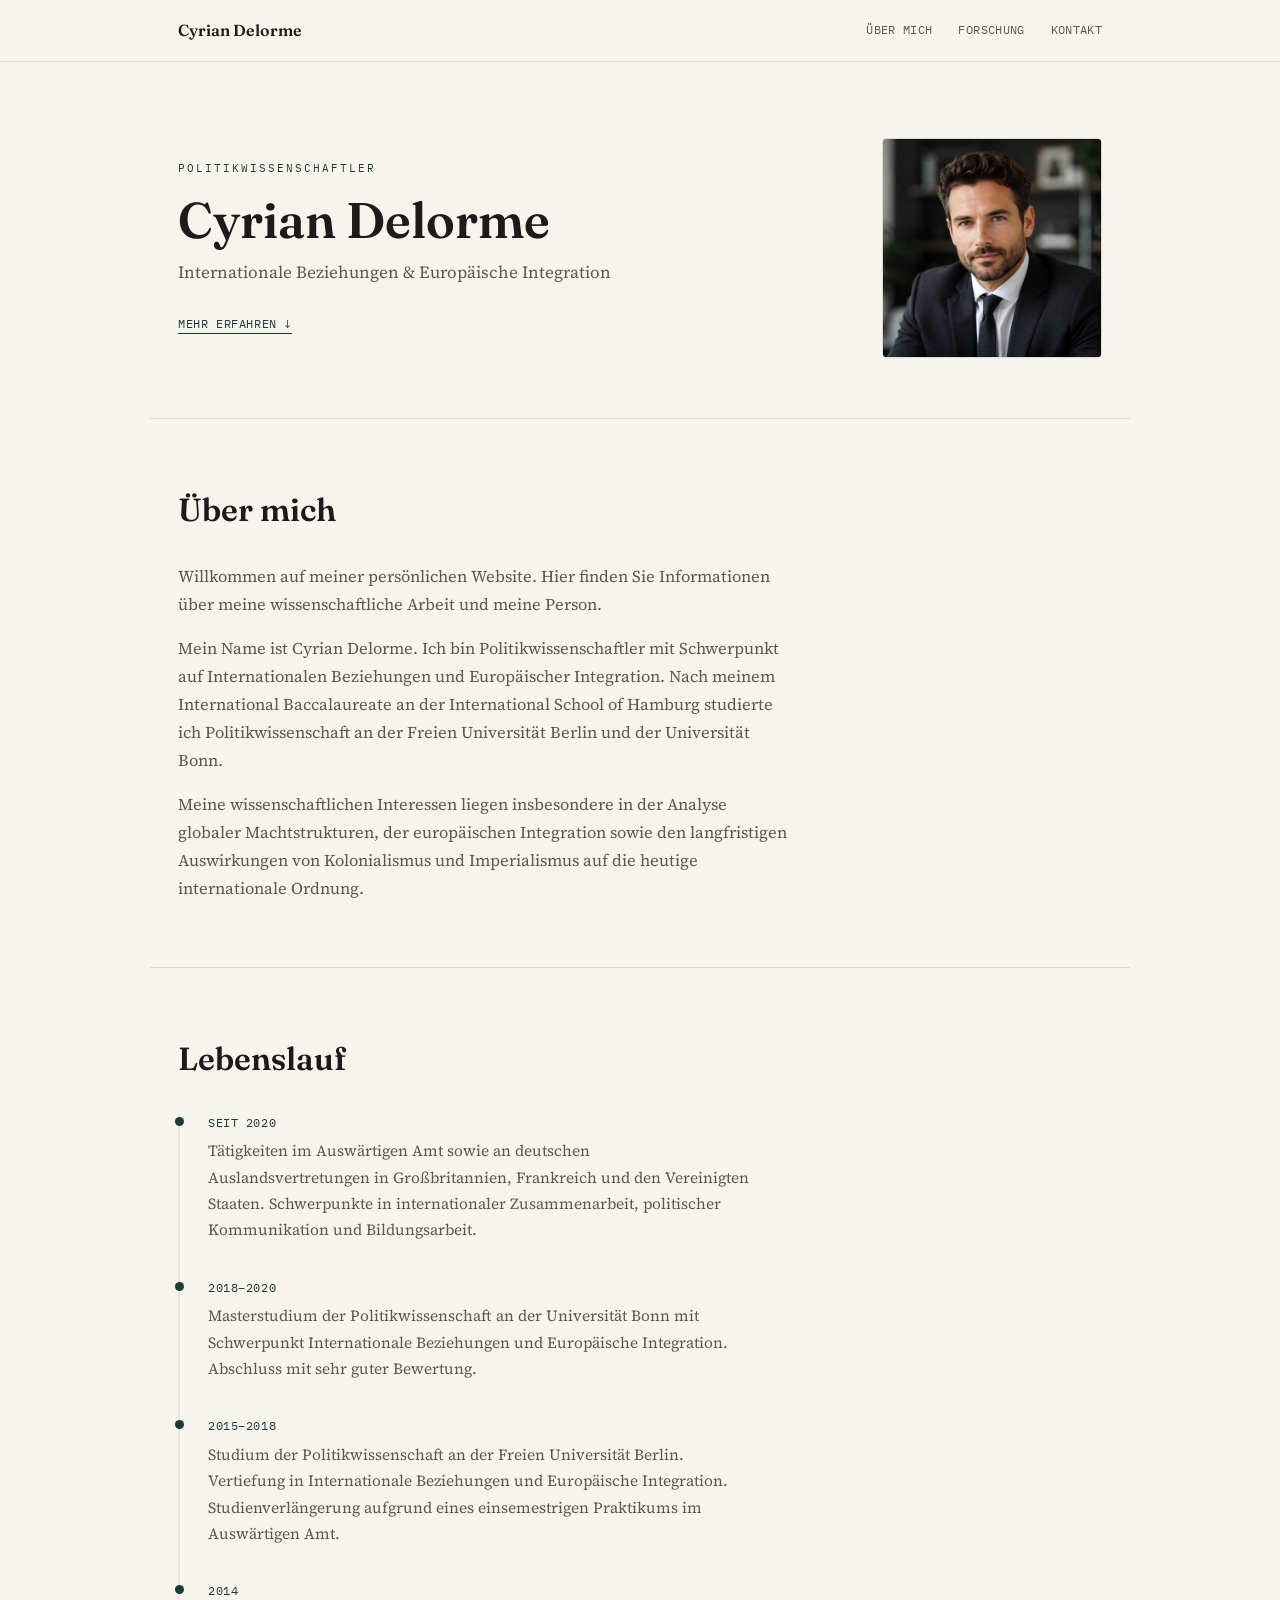
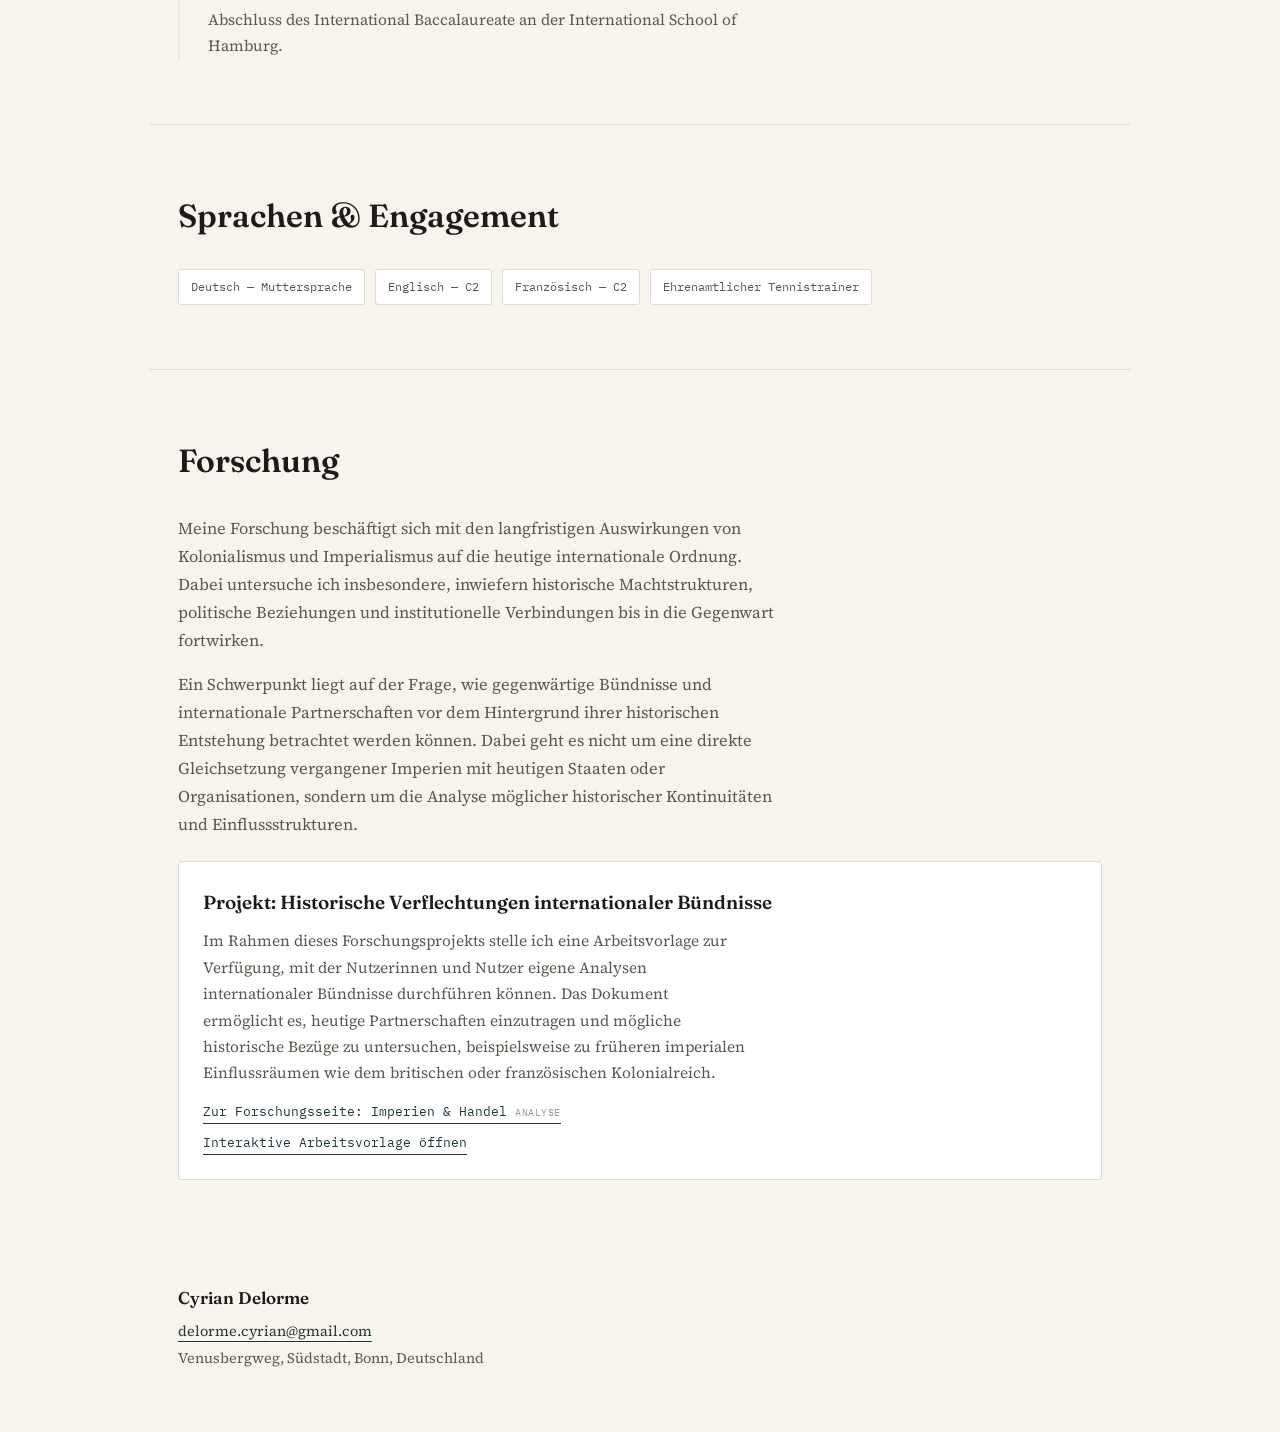
<file: index.html>
<!DOCTYPE html>
<html lang="de">
<head>
<meta charset="UTF-8">
<meta name="viewport" content="width=device-width, initial-scale=1">
<title>Cyrian Delorme | Politikwissenschaftler</title>
<style>
@import url('https://fonts.googleapis.com/css2?family=Fraunces:ital,opsz,wght@0,9..144,400;0,9..144,600;1,9..144,500&family=Source+Serif+4:opsz,wght@8..60,400;8..60,600&family=IBM+Plex+Mono:wght@400;500;600&display=swap');

:root{
  --paper:#F7F4EE;
  --paper-2:#FFFFFF;
  --ink:#1C1B19;
  --ink-dim:#5B584F;
  --ink-faint:#9C9890;
  --line:#DEDACF;
  --accent:#1F3A34; /* dunkles Flaschengrün, bewusst anders als Messing/Nautik der Forschungsseite */
  --accent-soft:#E4E9E4;
  --font-display:'Fraunces', serif;
  --font-body:'Source Serif 4', serif;
  --font-mono:'IBM Plex Mono', monospace;
}
*{box-sizing:border-box;}
html{scroll-behavior:smooth;}
body{
  margin:0;background:var(--paper);color:var(--ink);
  font-family:var(--font-body);line-height:1.7;
  -webkit-font-smoothing:antialiased;
}
a{color:var(--accent);}

.topnav{
  position:sticky;top:0;z-index:50;background:rgba(247,244,238,.92);
  backdrop-filter:blur(6px);border-bottom:1px solid var(--line);
}
.topnav-inner{
  max-width:980px;margin:0 auto;padding:16px 28px;
  display:flex;align-items:center;justify-content:space-between;flex-wrap:wrap;gap:10px;
}
.brandmark{font-family:var(--font-display);font-weight:600;font-size:16px;}
.navlinks{display:flex;gap:26px;flex-wrap:wrap;}
.navlinks a{
  font-family:var(--font-mono);font-size:11.5px;letter-spacing:.03em;
  color:var(--ink-dim);text-decoration:none;text-transform:uppercase;
  padding:4px 0;border-bottom:1px solid transparent;transition:color .15s,border-color .15s;
}
.navlinks a:hover{color:var(--ink);border-color:var(--accent);}

.hero{
  max-width:980px;margin:0 auto;padding:76px 28px 60px 28px;
  display:grid;grid-template-columns:1fr 220px;gap:48px;align-items:center;
  border-bottom:1px solid var(--line);
}
@media (max-width:700px){.hero{grid-template-columns:1fr;}}
.hero .kicker{
  font-family:var(--font-mono);font-size:11px;letter-spacing:.18em;text-transform:uppercase;
  color:var(--accent);margin-bottom:16px;
}
.hero h1{
  font-family:var(--font-display);font-weight:600;font-size:clamp(32px,4.6vw,50px);
  line-height:1.1;margin:0 0 10px 0;
}
.hero .role{font-size:17px;color:var(--ink-dim);margin:0 0 22px 0;}
.hero a.cta{
  font-family:var(--font-mono);font-size:12px;letter-spacing:.05em;text-transform:uppercase;
  text-decoration:none;border-bottom:1px solid var(--accent);padding-bottom:2px;
}
.hero-photo{
  width:220px;height:220px;border-radius:4px;overflow:hidden;border:1px solid var(--line);
  background:var(--paper-2);
}
.hero-photo img{width:100%;height:100%;object-fit:cover;display:block;}

.section{max-width:980px;margin:0 auto;padding:64px 28px;border-bottom:1px solid var(--line);}
.section:last-of-type{border-bottom:none;}
.section h2{
  font-family:var(--font-display);font-weight:600;font-size:clamp(24px,3vw,32px);
  margin:0 0 26px 0;
}
.section p{font-size:16.5px;color:var(--ink-dim);margin:0 0 16px 0;max-width:68ch;}
.section p:last-child{margin-bottom:0;}

/* Lebenslauf timeline */
.timeline{border-left:2px solid var(--accent-soft);padding-left:28px;display:flex;flex-direction:column;gap:34px;}
.timeline-item{position:relative;}
.timeline-item::before{
  content:'';position:absolute;left:-33.5px;top:4px;width:9px;height:9px;border-radius:50%;
  background:var(--accent);
}
.timeline-item .date{
  font-family:var(--font-mono);font-size:11.5px;color:var(--accent);letter-spacing:.05em;
  text-transform:uppercase;margin-bottom:6px;display:block;
}
.timeline-item p{margin:0;font-size:15.5px;}

/* Sprachen */
.badge-row{display:flex;flex-wrap:wrap;gap:10px;}
.badge{
  font-family:var(--font-mono);font-size:12px;background:var(--paper-2);
  border:1px solid var(--line);border-radius:3px;padding:7px 12px;color:var(--ink-dim);
}

/* Forschung */
.project-card{
  background:var(--paper-2);border:1px solid var(--line);border-radius:4px;
  padding:24px;margin-top:22px;
}
.project-card h3{font-family:var(--font-display);font-size:19px;font-weight:600;margin:0 0 10px 0;}
.project-card p{font-size:15.5px;margin:0 0 14px 0;}
.project-links{display:flex;flex-direction:column;gap:8px;}
.project-links a{
  font-family:var(--font-mono);font-size:12.5px;text-decoration:none;
  border-bottom:1px solid var(--accent);width:fit-content;padding-bottom:1px;
}
.project-links .tag{
  font-family:var(--font-mono);font-size:10px;color:var(--ink-faint);text-transform:uppercase;
  letter-spacing:.05em;margin-left:8px;
}

footer{max-width:980px;margin:0 auto;padding:40px 28px 60px 28px;}
footer .name{font-family:var(--font-display);font-weight:600;font-size:17px;margin-bottom:6px;}
footer p{font-size:14.5px;color:var(--ink-dim);margin:2px 0;}
footer a{text-decoration:none;border-bottom:1px solid var(--accent);}
</style>
</head>
<body>

<nav class="topnav">
  <div class="topnav-inner">
    <div class="brandmark">Cyrian Delorme</div>
    <div class="navlinks">
      <a href="#about">Über mich</a>
      <a href="#research">Forschung</a>
      <a href="#contact">Kontakt</a>
    </div>
  </div>
</nav>

<header class="hero">
  <div>
    <div class="kicker">Politikwissenschaftler</div>
    <h1>Cyrian Delorme</h1>
    <p class="role">Internationale Beziehungen &amp; Europäische Integration</p>
    <a class="cta" href="#about">Mehr erfahren ↓</a>
  </div>
  <div class="hero-photo">
    <img src="bild.png" alt="Porträt Cyrian Delorme">
  </div>
</header>

<section class="section" id="about">
  <h2>Über mich</h2>
  <p>Willkommen auf meiner persönlichen Website. Hier finden Sie Informationen über meine wissenschaftliche Arbeit und meine Person.</p>
  <p>Mein Name ist Cyrian Delorme. Ich bin Politikwissenschaftler mit Schwerpunkt auf Internationalen Beziehungen und Europäischer Integration. Nach meinem International Baccalaureate an der International School of Hamburg studierte ich Politikwissenschaft an der Freien Universität Berlin und der Universität Bonn.</p>
  <p>Meine wissenschaftlichen Interessen liegen insbesondere in der Analyse globaler Machtstrukturen, der europäischen Integration sowie den langfristigen Auswirkungen von Kolonialismus und Imperialismus auf die heutige internationale Ordnung.</p>
</section>

<section class="section" id="cv">
  <h2>Lebenslauf</h2>
  <div class="timeline">
    <div class="timeline-item">
      <span class="date">Seit 2020</span>
      <p>Tätigkeiten im Auswärtigen Amt sowie an deutschen Auslandsvertretungen in Großbritannien, Frankreich und den Vereinigten Staaten. Schwerpunkte in internationaler Zusammenarbeit, politischer Kommunikation und Bildungsarbeit.</p>
    </div>
    <div class="timeline-item">
      <span class="date">2018–2020</span>
      <p>Masterstudium der Politikwissenschaft an der Universität Bonn mit Schwerpunkt Internationale Beziehungen und Europäische Integration. Abschluss mit sehr guter Bewertung.</p>
    </div>
    <div class="timeline-item">
      <span class="date">2015–2018</span>
      <p>Studium der Politikwissenschaft an der Freien Universität Berlin. Vertiefung in Internationale Beziehungen und Europäische Integration. Studienverlängerung aufgrund eines einsemestrigen Praktikums im Auswärtigen Amt.</p>
    </div>
    <div class="timeline-item">
      <span class="date">2014</span>
      <p>Abschluss des International Baccalaureate an der International School of Hamburg.</p>
    </div>
  </div>
</section>

<section class="section" id="languages">
  <h2>Sprachen &amp; Engagement</h2>
  <div class="badge-row">
    <span class="badge">Deutsch — Muttersprache</span>
    <span class="badge">Englisch — C2</span>
    <span class="badge">Französisch — C2</span>
    <span class="badge">Ehrenamtlicher Tennistrainer</span>
  </div>
</section>

<section class="section" id="research">
  <h2>Forschung</h2>
  <p>Meine Forschung beschäftigt sich mit den langfristigen Auswirkungen von Kolonialismus und Imperialismus auf die heutige internationale Ordnung. Dabei untersuche ich insbesondere, inwiefern historische Machtstrukturen, politische Beziehungen und institutionelle Verbindungen bis in die Gegenwart fortwirken.</p>
  <p>Ein Schwerpunkt liegt auf der Frage, wie gegenwärtige Bündnisse und internationale Partnerschaften vor dem Hintergrund ihrer historischen Entstehung betrachtet werden können. Dabei geht es nicht um eine direkte Gleichsetzung vergangener Imperien mit heutigen Staaten oder Organisationen, sondern um die Analyse möglicher historischer Kontinuitäten und Einflussstrukturen.</p>

  <div class="project-card">
    <h3>Projekt: Historische Verflechtungen internationaler Bündnisse</h3>
    <p>Im Rahmen dieses Forschungsprojekts stelle ich eine Arbeitsvorlage zur Verfügung, mit der Nutzerinnen und Nutzer eigene Analysen internationaler Bündnisse durchführen können. Das Dokument ermöglicht es, heutige Partnerschaften einzutragen und mögliche historische Bezüge zu untersuchen, beispielsweise zu früheren imperialen Einflussräumen wie dem britischen oder französischen Kolonialreich.</p>
    <div class="project-links">
      <a href="https://cyriandelorme.github.io/Forschung/" target="_blank" rel="noopener">Zur Forschungsseite: Imperien &amp; Handel<span class="tag">Analyse</span></a>
      <a href="lagekarte.html" target="_blank" rel="noopener">Interaktive Arbeitsvorlage öffnen</a>
    </div>
  </div>
</section>

<footer id="contact">
  <div class="name">Cyrian Delorme</div>
  <p><a href="mailto:delorme.cyrian@gmail.com">delorme.cyrian@gmail.com</a></p>
  <p>Venusbergweg, Südstadt, Bonn, Deutschland</p>
</footer>

</body>
</html>
</file>
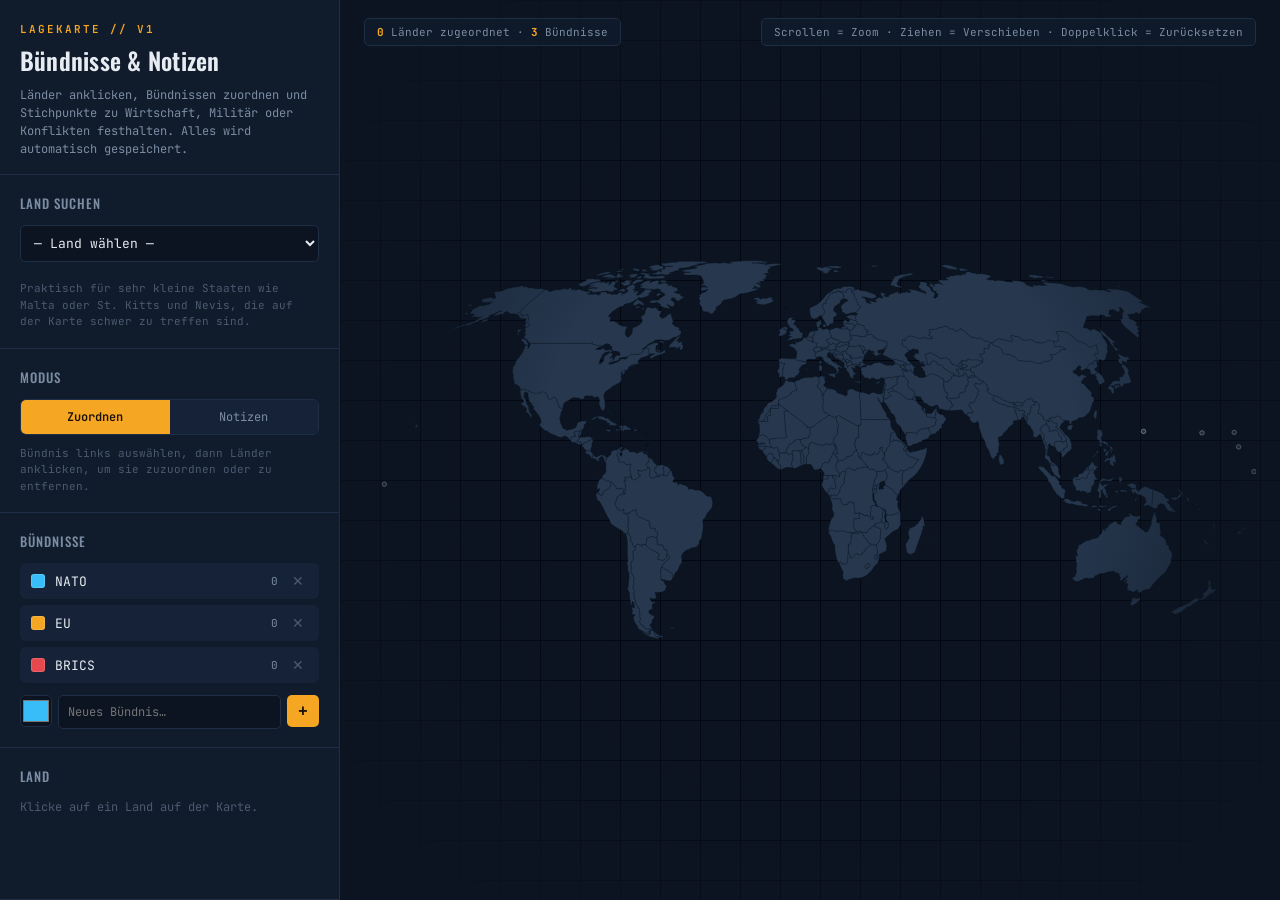
<file: lagekarte.html>
<!DOCTYPE html>
<html lang="de">
<head>
<meta charset="UTF-8">
<title>Lagekarte</title>
<style>
@import url('https://fonts.googleapis.com/css2?family=Oswald:wght@400;500;600;700&family=JetBrains+Mono:wght@400;500;600&display=swap');

:root{
  --bg:#0B1420;
  --panel:#101C2C;
  --panel-2:#152238;
  --line:#1E2E44;
  --text:#E7ECF2;
  --text-dim:#7C8CA3;
  --text-faint:#4C5A70;
  --neutral:#26374E;
  --neutral-hover:#33475F;
  --accent:#F5A623;
  --danger:#E5484D;
  --font-display:'Oswald',sans-serif;
  --font-mono:'JetBrains Mono',monospace;
}
*{box-sizing:border-box;}
html,body{margin:0;padding:0;background:var(--bg);color:var(--text);font-family:var(--font-mono);height:100%;}
.app{display:flex;height:100vh;min-height:640px;}

/* ===== Sidebar ===== */
.sidebar{
  width:340px;min-width:340px;background:var(--panel);
  border-right:1px solid var(--line);
  display:flex;flex-direction:column;
  overflow-y:auto;
}
.brand{
  padding:22px 20px 16px 20px;border-bottom:1px solid var(--line);
}
.brand .eyebrow{
  font-size:11px;letter-spacing:.18em;color:var(--accent);text-transform:uppercase;
  font-weight:600;margin-bottom:6px;
}
.brand h1{
  font-family:var(--font-display);font-weight:600;font-size:24px;margin:0;
  letter-spacing:.01em;
}
.brand p{color:var(--text-dim);font-size:12px;margin:8px 0 0 0;line-height:1.5;}

.section{padding:18px 20px;border-bottom:1px solid var(--line);}
.section-title{
  font-family:var(--font-display);font-size:13px;letter-spacing:.08em;
  text-transform:uppercase;color:var(--text-dim);margin:0 0 12px 0;font-weight:500;
  display:flex;align-items:center;justify-content:space-between;
}
.mode-toggle{display:flex;gap:0;border:1px solid var(--line);border-radius:6px;overflow:hidden;}
.mode-btn{
  flex:1;background:var(--panel-2);border:none;color:var(--text-dim);
  font-family:var(--font-mono);font-size:12px;padding:9px 4px;cursor:pointer;
  transition:background .15s,color .15s;
}
.mode-btn.active{background:var(--accent);color:#1a1206;font-weight:600;}
.mode-btn:not(.active):hover{background:#1c2c42;color:var(--text);}

.alliance-list{display:flex;flex-direction:column;gap:6px;margin-bottom:12px;}
.alliance-row{
  display:flex;align-items:center;gap:10px;padding:8px 10px;border-radius:6px;
  background:var(--panel-2);border:1px solid transparent;cursor:pointer;
  transition:border-color .15s,background .15s;
}
.alliance-row:hover{border-color:var(--line);}
.alliance-row.active{border-color:var(--swatch,var(--accent));background:#1a2a40;}
.swatch{width:14px;height:14px;border-radius:3px;flex-shrink:0;box-shadow:0 0 0 1px rgba(255,255,255,.15) inset;}
.alliance-name{flex:1;font-size:13px;}
.alliance-count{font-size:11px;color:var(--text-dim);}
.alliance-del{
  background:none;border:none;color:var(--text-faint);cursor:pointer;font-size:14px;
  padding:2px 4px;line-height:1;
}
.alliance-del:hover{color:var(--danger);}

.add-alliance{display:flex;gap:6px;margin-top:4px;}
.add-alliance input[type=text]{
  flex:1;background:var(--bg);border:1px solid var(--line);border-radius:5px;
  color:var(--text);font-family:var(--font-mono);font-size:12px;padding:8px 9px;min-width:0;
}
.add-alliance input[type=text]:focus{outline:none;border-color:var(--accent);}
.add-alliance input[type=color]{
  width:32px;height:32px;padding:0;border:1px solid var(--line);border-radius:5px;
  background:var(--bg);cursor:pointer;
}
.add-alliance button{
  background:var(--accent);border:none;border-radius:5px;color:#1a1206;font-weight:600;
  font-size:16px;width:32px;height:32px;cursor:pointer;flex-shrink:0;
}
.add-alliance button:hover{filter:brightness(1.1);}

.hint{font-size:11px;color:var(--text-faint);line-height:1.5;margin-top:10px;}

.country-panel{flex:1;}
.country-panel .empty{color:var(--text-faint);font-size:12px;line-height:1.6;}
.country-name{font-family:var(--font-display);font-size:19px;font-weight:600;margin:0 0 10px 0;}
.territory-note{font-size:11px;color:var(--text-dim);background:var(--panel-2);border:1px solid var(--line);
  border-radius:5px;padding:7px 9px;margin:-2px 0 14px 0;line-height:1.4;}
.assign-select-search{
  width:100%;background:var(--bg);border:1px solid var(--line);border-radius:5px;
  color:var(--text);font-family:var(--font-mono);font-size:13px;padding:8px 9px;margin-bottom:8px;
}
.field-label{font-size:11px;text-transform:uppercase;letter-spacing:.06em;color:var(--text-dim);margin:0 0 6px 0;}
.assign-checks{
  display:flex;flex-direction:column;gap:6px;margin-bottom:16px;
}
.assign-check-row{
  display:flex;align-items:center;gap:8px;padding:7px 9px;border-radius:5px;
  background:var(--bg);border:1px solid var(--line);cursor:pointer;font-size:13px;
}
.assign-check-row:hover{border-color:var(--text-faint);}
.assign-check-row input{accent-color:var(--accent);width:14px;height:14px;flex-shrink:0;}
.assign-check-row .swatch{width:12px;height:12px;border-radius:3px;flex-shrink:0;}
textarea.notes{
  width:100%;min-height:140px;background:var(--bg);border:1px solid var(--line);border-radius:5px;
  color:var(--text);font-family:var(--font-mono);font-size:12.5px;padding:10px;resize:vertical;line-height:1.5;
}
textarea.notes:focus{outline:none;border-color:var(--accent);}
.save-state{font-size:10px;color:var(--text-faint);margin-top:6px;height:12px;}

/* ===== Map area ===== */
.map-wrap{flex:1;position:relative;display:flex;align-items:center;justify-content:center;padding:24px;overflow:hidden;
  background:
    linear-gradient(var(--line) 1px,transparent 1px) 0 0/40px 40px,
    linear-gradient(90deg,var(--line) 1px,transparent 1px) 0 0/40px 40px,
    var(--bg);
  background-blend-mode:overlay;
}
.map-wrap::before{
  content:"";position:absolute;inset:0;pointer-events:none;
  background:radial-gradient(ellipse at center,transparent 40%,var(--bg) 92%);
}
svg#worldmap{width:100%;height:100%;max-width:1500px;}
path.country{
  fill:var(--neutral);stroke:var(--bg);stroke-width:0.6;cursor:pointer;
  transition:fill .15s,opacity .2s;
}
path.country:hover{fill:var(--neutral-hover);}
path.country.selected-outline{stroke:#fff;stroke-width:1.4;}
path.country.dimmed{opacity:.22;}
circle.country-marker{
  fill:var(--neutral);stroke:#fff;stroke-width:1;cursor:pointer;
  transition:fill .15s,opacity .2s;
}
circle.country-marker:hover{fill:var(--neutral-hover);}
circle.country-marker.dimmed{opacity:.22;}

.map-wrap{cursor:grab;}
.map-wrap.panning{cursor:grabbing;}
#map-g{transform-origin:0 0;}

.topbar{
  position:absolute;top:18px;left:24px;right:24px;display:flex;justify-content:space-between;
  align-items:flex-start;pointer-events:none;
}
.topbar .status{
  font-size:11px;color:var(--text-dim);background:rgba(16,28,44,.8);border:1px solid var(--line);
  padding:6px 12px;border-radius:5px;pointer-events:auto;
}
.topbar .status b{color:var(--accent);}
</style>
</head>
<body>
<div class="app">
  <div class="sidebar">
    <div class="brand">
      <div class="eyebrow">Lagekarte // v1</div>
      <h1>Bündnisse &amp; Notizen</h1>
      <p>Länder anklicken, Bündnissen zuordnen und Stichpunkte zu Wirtschaft, Militär oder Konflikten festhalten. Alles wird automatisch gespeichert.</p>
    </div>

    <div class="section">
      <div class="section-title">Land suchen</div>
      <select class="assign-select-search" id="country-search">
        <option value="">— Land wählen —</option>
      </select>
      <div class="hint">Praktisch für sehr kleine Staaten wie Malta oder St. Kitts und Nevis, die auf der Karte schwer zu treffen sind.</div>
    </div>

    <div class="section">
      <div class="section-title">Modus</div>
      <div class="mode-toggle">
        <button class="mode-btn active" data-mode="assign">Zuordnen</button>
        <button class="mode-btn" data-mode="notes">Notizen</button>
      </div>
      <div class="hint" id="mode-hint"></div>
    </div>

    <div class="section">
      <div class="section-title">Bündnisse</div>
      <div class="alliance-list" id="alliance-list"></div>
      <div class="add-alliance">
        <input type="color" id="new-color" value="#38BDF8">
        <input type="text" id="new-name" placeholder="Neues Bündnis…" maxlength="30">
        <button id="add-alliance-btn">+</button>
      </div>
    </div>

    <div class="section country-panel" id="country-panel">
      <div class="section-title">Land</div>
      <div class="empty" id="country-empty">Klicke auf ein Land auf der Karte.</div>
      <div id="country-detail" style="display:none;">
        <div class="country-name" id="cd-name"></div>
      <div class="territory-note" id="territory-note" style="display:none;"></div>
        <div class="field-label">Bündnisse (Mehrfachauswahl möglich)</div>
        <div class="assign-checks" id="cd-assign"></div>
        <div class="field-label">Notizen (Wirtschaft, Militär, Konflikte…)</div>
        <textarea class="notes" id="cd-notes" placeholder="z.B. Handelsbündnisse, Ressourcen, aktuelle Spannungen…"></textarea>
        <div class="save-state" id="cd-save"></div>
      </div>
    </div>
  </div>

  <div class="map-wrap">
    <div class="topbar">
      <div class="status" id="status-line">Lädt…</div>
      <div class="status">Scrollen = Zoom · Ziehen = Verschieben · Doppelklick = Zurücksetzen</div>
    </div>
    <svg id="worldmap" viewBox="0 0 2000 1001" xmlns="http://www.w3.org/2000/svg">
    <g id="map-g">
<path class="country" id="c-AF" data-code="AF" data-name="Afghanistan" d="M1369.9,333.8h-5.4l-3.8-0.5l-2.5,2.9l-2.1,0.7l-1.5,1.3l-2.6-2.1l-1-5.4l-1.6-0.3v-2l-3.2-1.5l-1.7,2.3l0.2,2.6
	l-0.6,0.9l-3.2-0.1l-0.9,3l-2.1-1.3l-3.3,2.1l-1.8-0.8l-4.3-1.4h-2.9l-1.6-0.2l-2.9-1.7l-0.3,2.3l-4.1,1.2l0.1,5.2l-2.5,2l-4,0.9
	l-0.4,3l-3.9,0.8l-5.9-2.4l-0.5,8l-0.5,4.7l2.5,0.9l-1.6,3.5l2.7,5.1l1.1,4l4.3,1.1l1.1,4l-3.9,5.8l9.6,3.2l5.3-0.9l3.3,0.8l0.9-1.4
	l3.8,0.5l6.6-2.6l-0.8-5.4l2.3-3.6h4l0.2-1.7l4-0.9l2.1,0.6l1.7-1.8l-1.1-3.8l1.5-3.8l3-1.6l-3-4.2l5.1,0.2l0.9-2.3l-0.8-2.5l2-2.7
	l-1.4-3.2l-1.9-2.8l2.4-2.8l5.3-1.3l5.8-0.8l2.4-1.2l2.8-0.7L1369.9,333.8L1369.9,333.8z"><title>Afghanistan</title></path>
<path class="country" id="c-AO" data-code="AO" data-name="Angola" d="M1068.3,609.6l-16.6-0.1l-1.9,0.7l-1.7-0.1l-2.3,0.9l-0.5,1.2l2.8,4l1.1,4.3l1.6,6.1l-1.7,2.6l-0.3,1.3l1.3,3.8
	l1.5,3.9l1.6,2.2l0.3,3.6l-0.7,4.8l-1.8,2.8l-3.3,4.2l-1.3,2.6l-1.9,5.7l-0.3,2.7l-2,5.9l-0.9,5.5l0.5,4l2.7-1.2l3.3-1l3.6,0.1
	l3.2,2.9l0.9-0.4l22.5-0.3l3.7,3l13.4,0.9l10.3-2.5l-3.5-4l-3.6-5.2l0.8-20.3l11.6,0.1l-0.5-2.2l0.9-2.4l-0.9-3l0.7-3l-0.5-2
	l-2.6-0.4l-3.5,1l-2.4-0.2l-1.4,0.6l0.5-7.6l-1.9-2.3l-0.3-4l0.9-3.8l-1.2-2.4v-4h-6.8l0.5-2.3h-2.9l-0.3,1.1l-3.4,0.3l-1.5,3.7
	l-0.9,1.6l-3-0.9l-1.9,0.9l-3.7,0.5l-2.1-3.3l-1.3-2.1l-1.6-3.8L1068.3,609.6L1068.3,609.6z M1046.5,608.3l0.2-2.7l0.9-1.7l2-1.3
	l-2-2.2l-1.8,1.1l-2.2,2.7l1.4,4.8L1046.5,608.3L1046.5,608.3z"><title>Angola</title></path>
<path class="country" id="c-AL" data-code="AL" data-name="Albania" d="M1077.5,300.5l-2,3.1l0.5,1.9l0,0l1,1l-0.5,1.9l-0.1,4.3l0.7,3l3,2.1l0.2,1.4l1,0.4l2.1-3l0.1-2.1l1.6-0.9V312
	l-2.3-1.6l-0.9-2.6l0.4-2.1l0,0l-0.5-2.3l-1.3-0.6l-1.3-1.6l-1.3,0.5L1077.5,300.5L1077.5,300.5z"><title>Albania</title></path>
<path class="country" id="c-AE" data-code="AE" data-name="United Arab Emirates" d="M1283.9,408.6l-1.3-2.2l-3,3.9l-3.7,4.1l-3.3,4.3l-3.3-0.2l-4.6-0.2l-4.2,1l-0.3-1.7l-1,0.3l0.4,1.5l2.6,6.4
	l16.8,3.2l1-1.3l-0.1-2.6l1.4-2.6l-0.3-2.6l2.4-1.3l-1.1-0.8l0.1-4.2h2.8L1283.9,408.6L1283.9,408.6z"><title>United Arab Emirates</title></path>
<path class="country" id="c-AR" data-code="AR" data-name="Argentina" d="M669.8,920.7l0.9-3l-7.3-1.5l-7.7-3.6l-4.3-4.6l-3-2.8l5.9,13.5h5l2.9,0.2l3.3,2.1L669.8,920.7L669.8,920.7z
	 M619.4,712.6l-7.4-1.5l-4,5.7l0.9,1.6l-1.1,6.6l-5.6,3.2l1.6,10.6l-0.9,2l2,2.5l-3.2,4l-2.6,5.9l-0.9,5.8l1.7,6.2l-2.1,6.5
	l4.9,10.9l1.6,1.2l1.3,5.9l-1.6,6.2l1.4,5.4l-2.9,4.3l1.5,5.9l3.3,6.3l-2.5,2.4l0.3,5.7l0.7,6.4l3.3,7.6l-1.6,1.2l3.6,7.1l3.1,2.3
	l-0.8,2.6l2.8,1.3l1.3,2.3l-1.8,1.1l1.8,3.7l1.1,8.2l-0.7,5.3l1.8,3.2l-0.1,3.9l-2.7,2.7l3.1,6.6l2.6,2.2l3.1-0.4l1.8,4.6l3.5,3.6
	l12,0.8l4.8,0.9l2.2,0.4l-4.7-3.6l-4.1-6.3l0.9-2.9l3.5-2.5l0.5-7.2l4.7-3.5l-0.2-5.6l-5.2-1.3l-6.4-4.5l-0.1-4.7l2.9-3.1l4.7-0.1
	l0.2-3.3l-1.2-6.1l2.9-3.9l4.1-1.9l-2.5-3.2l-2.2,2l-4-1.9l-2.5-6.2l1.5-1.6l5.6,2.3l5-0.9l2.5-2.2l-1.8-3.1l-0.1-4.8l-2-3.8
	l5.8,0.6l10.2-1.3l6.9-3.4l3.3-8.3l-0.3-3.2l-3.9-2.8l-0.1-4.5l-7.8-5.5l-0.3-3.3l-0.4-4.2l0.9-1.4l-1.1-6.3l0.3-6.5l0.5-5.1
	l5.9-8.6l5.3-6.2l3.3-2.6l4.2-3.5l-0.5-5.1l-3.1-3.7l-2.6,1.2l-0.3,5.7l-4.3,4.8l-4.2,1.1l-6.2-1l-5.7-1.8l4.2-9.6l-1.1-2.8
	l-5.9-2.5l-7.2-4.7l-4.6-1L632,713.7l-1-1.3l-6.3-0.3l-1.6,5.1L619.4,712.6L619.4,712.6z"><title>Argentina</title></path>
<path class="country" id="c-AM" data-code="AM" data-name="Armenia" d="M1219,325.1l-0.9-4.4l-2.5-1.1l-2.5-1.7l1-2l-3.1-2.2l0.7-1.5l-2.2-1.1l-1.4-1.7l-6.9,1l1.3,2.2v3.1l4.2,1.5
	l2.4,1.9l1-0.2l1.8,1.7h2.3l0.2,1l2.8,3.7L1219,325.1L1219,325.1z"><title>Armenia</title></path>
<path class="country" id="c-AU" data-code="AU" data-name="Australia" d="M1726.7,832l-3-0.5l-1.9,2.9l-0.6,5.4l-2.1,4l-0.5,5.3l3,0.2l0.8,0.3l6.6-4.3l0.6,1.7l4-4.9l3.2-2.2l4.5-7.3
	l-2.8-0.5l-4.8,1.2l-3.4,0.9L1726.7,832L1726.7,832z M1776.8,659.7l0.5-2.3l0.1-3.6l-1.6-3.2l0.1-2.7l-1.3-0.8l0.1-3.9l-1.2-3.2
	l-2.3,2.4l-0.4,1.8l-1.5,3.5l-1.8,3.4l0.6,2.1l-1.2,1.3l-1.5,4.8l0.1,3.7l-0.7,1.8l0.3,3.1l-2.6,5l-1.3,3.5l-1.7,2.9l-1.7,3.4
	l-4.1,2.1l-4.9-2.1l-0.5-2l-2.5-1.6h-1.6l-3.3-3.8l-2.5-2.2l-3.9-2l-3.9-3.5l-0.1-1.8l2.5-3.1l2.1-3.2l-0.3-2.6l1.9-0.2l2.5-2.5
	l2-3.4l-2.2-3.2l-1.5,1.2l-2-0.5l-3.5,1.8l-3.2-2l-1.7,0.7l-4.5-1.6l-2.7-2.7l-3.5-1.5l-3.1,0.9l3.9,2.1l-0.3,3.2l-4.8,1.2l-2.8-0.7
	l-3.6,2.2l-2.9,3.7l0.6,1.5l-2.7,1.7l-3.4,5.1l0.6,3.5l-3.4-0.6h-3.5l-2.5-3.8l-3.7-2.9l-2.8,0.8l-2.6,0.9l-0.3,1.6l-2.4-0.7
	l-0.3,1.8l-3,1.1l-1.7,2.5l-3.5,3.1l-1.4,4.8l-2.3-1.3l-2.2,3.1l1.5,3l-2.6,1.2l-1.4-5.5l-4.8,5.4l-0.8,3.5l-0.7,2.5l-3.8,3.3
	l-2,3.4l-3.5,2.8l-6.1,1.9l-3.1-0.2l-1.5,0.6l-1.1,1.4l-3.5,0.7l-4.7,2.4l-1.4-0.8l-2.6,0.5l-4.6,2.3l-3.2,2.7l-4.8,2.1l-3.1,4.4
	l0.4-4.8l-3.1,4.6l-0.1,3.7l-1.3,3.2l-1.5,1.5l-1.3,3.7l0.9,1.9l0.1,2l1.6,5l-0.7,3.3l-1-2.5l-2.3-1.8l0.4,5.9l-1.7-2.8l0.1,2.8
	l1.8,5l-0.6,5l1.7,2.5l-0.4,1.9l0.9,4.1l-1.3,3.6l-0.3,3.6l0.7,6.5l-0.7,3.7l-2.2,4.4l-0.6,2.3l-1.5,1.5l-2.9,0.8l-1.5,3.7l2.4,1.2
	l4,4.1h3.6l3.8,0.3l3.3-2.1l3.4-1.8l1.4,0.3l4.5-3.4l3.8-0.3l4.1-0.7l4.2,1.2l3.6-0.6l4.6-0.2l3-2.6l2.3-3.3l5.2-1.5l6.9-3.2l5,0.4
	l6.9-2.1l7.8-2.3l9.8-0.6l4,3.1l3.7,0.2l5.3,3.8l-1.6,1.5l1.8,2.4l1.3,4.6l-1.6,3.4l2.9,2.6l4.3-5.1l4.3-2.1l6.7-5.5l-1.6,4.7
	l-3.4,3.2l-2.5,3.7l-4.4,3.5l5.2-1.2l4.7-4.4l-0.9,4.8l-3.2,3.1l4.7,0.8l1.3,2.6l-0.4,3.3l-1.5,4.9l1.4,4l4,1.9l2.8,0.4l2.4,1
	l3.5,1.8l7.2-4.7l3.5-1.2l-2.7,3.4l2.6,1.1l2.7,2.8l4.7-2.7l3.8-2.5l6.3-2.7l6-0.2l4.2-2.3l0.9-2l3-4.5l3.9-4.8l3.6-3.2l4.4-5.6
	l3.3-3.1l4.4-5l5.4-3.1l5-5.8l3.1-4.5l1.4-3.6l3.8-5.7l2.1-2.9l2.5-5.7l-0.7-5.4l1.7-3.9l1.1-3.7v-5.1l-2.8-5.1l-1.9-2.5l-2.9-3.9
	l0.7-6.7l-1.5,1l-1.6-2.8l-2.5,1.4l-0.6-6.9l-2.2-4l1-1.5l-3.1-2.8l-3.2-3l-5.3-3.3l-0.9-4.3l1.3-3.3l-0.4-5.5l-1.3-0.7l-0.2-3.2
	l-0.2-5.5l1.1-2.8l-2.3-2.5l-1.4-2.7l-3.9,2.4L1776.8,659.7L1776.8,659.7z"><title>Australia</title></path>
<path class="country" id="c-AT" data-code="AT" data-name="Austria" d="M1060.2,264l-2.3-1.2l-2.3,0.3l-4-1.9l-1.7,0.5l-2.6,2.5l-3.8-2l-1.5,2.9l-1.7,0.8l1,4l-0.4,1.1l-1.7-1.3l-2.4-0.2
	l-3.4,1.2l-4.4-0.3l-0.6,1.6l-2.6-1.7l-1.5,0.3l0.2,1.1l-0.7,1.6l2.3,1.1l2.6,0.2l3.1,0.9l0.5-1.2l4.8-1.1l1.3,2.2l7.2,1.6l4.2,0.4
	l2.4-1.4l4.3-0.1l0.9-1.1l1.3-4l-1.1-1.3h2.8l0.2-2.6l-0.7-2.1L1060.2,264L1060.2,264z"><title>Austria</title></path>
<path class="country" id="c-AZ" data-code="AZ" data-name="Azerbaijan" d="M1210.1,318.9l-1,0.2l1.2,2.4l3.2,2.9l3.7,0.9l-2.8-3.7l-0.2-1h-2.3L1210.1,318.9L1210.1,318.9z M1220.5,309.6
	l-4.3-3.8l-1.5-0.2l-1.1,0.9l3.2,3.4l-0.6,0.7l-2.8-0.4l-4.2-1.8l-1.1,1l1.4,1.7l2.2,1.1l-0.7,1.5l3.1,2.2l-1,2l2.5,1.7l2.5,1.1
	l0.9,4.4l5.3-4.7l1.9-0.5l1.9,1.9l-1.2,3.1l3.8,3.4l1.3-0.3l-0.8-3.2l1.7-1.5l0.4-2.2l-0.1-5l4.2-0.5l-2-1.7l-2.5-0.2l-3.5-4.5
	l-3.4-3.2l0,0l-2.6,2.5l-0.5,1.5L1220.5,309.6L1220.5,309.6z"><title>Azerbaijan</title></path>
<path class="country" id="c-BI" data-code="BI" data-name="Burundi" d="M1148.2,590l-0.3-2.5l0,0l-3-0.4l-1.7,3.6l-3.5-0.5l1.4,2.9l0.1,1.1l2,6.1l-0.1,0.3l0.6-0.1l2.1-2.3l2.2-3.3
	l1.4-1.4v-2L1148.2,590L1148.2,590z"><title>Burundi</title></path>
<path class="country" id="c-BE" data-code="BE" data-name="Belgium" d="M1000.7,246.2l-4.4,1.3l-3.6-0.5l0,0l-3.8,1.2l0.7,2.2l2.2,0.1l2.4,2.4l3.4,2.9l2.5-0.4l4.4,2.8l0.4-3.5l1.3-0.2
	l0.4-4.2l-2.8-1.4L1000.7,246.2L1000.7,246.2z"><title>Belgium</title></path>
<path class="country" id="c-BJ" data-code="BJ" data-name="Benin" d="M996.9,498l-4.3-3.7h-2l-1.9,1.9l-1.2,1.9l-2.7,0.6l-1.2,2.8l-1.9,0.7l-0.7,3.3l1.7,1.9l2,2.3l0.2,3.1l1.1,1.3
	l-0.2,14.6l1.4,4.4l4.6-0.8l0.3-10.2L992,518l1-4l1.7-1.9l2.7-4l-0.6-1.7l1.1-2.5l-1.2-3.8L996.9,498L996.9,498z"><title>Benin</title></path>
<path class="country" id="c-BF" data-code="BF" data-name="Burkina Faso" d="M978.8,477.2h-3.6l-1.4-1.2l-3,0.9l-5.2,2.6l-1.1,2l-4.3,2.9l-0.8,1.6l-2.3,1.3l-2.7-0.9l-1.6,1.6l-0.8,4.4
	l-4.5,5.2l0.2,2.2l-1.6,2.7l0.4,3.7l2.5,1.4l1,2.1l2.5,1.3l1.9-1.6l2.7-0.2l3.8,1.6l-0.8-4.8l0.2-3.6l9.7-0.3l2.4,0.5l1.8-1l2.6,0.5
	l4.9,0.1l1.9-0.7l1.2-2.8l2.7-0.6l1.2-1.9l0.1-4.4l-6.4-1.4l-0.2-3.1l-3.1-4.1l-0.8-2.9L978.8,477.2L978.8,477.2z"><title>Burkina Faso</title></path>
<path class="country" id="c-BD" data-code="BD" data-name="Bangladesh" d="M1486.5,431.9l-4.5-10.1l-1.5,0.1l-0.2,4l-3.5-3.3l1.1-3.6l2.4-0.4l1.6-5.3l-3.4-1.1l-5,0.1l-5.4-0.9l-1.2-4.4
	l-2.7-0.4l-4.8-2.7l-1.2,4.3l4.6,3.4l-3.1,2.4l-0.8,2.3l3.7,1.7l-0.4,3.8l2.6,4.8l1.6,5.2l2.2,0.6l1.7,0.7l0.6-1.2l2.5,1.3l1.3-3.5
	l-0.9-2.6l5.1,0.2l2.8,3.7l1.5,3.1l0.8,3.2l2,3.3l-1.1-5.1l2.1,1L1486.5,431.9L1486.5,431.9z"><title>Bangladesh</title></path>
<path class="country" id="c-BG" data-code="BG" data-name="Bulgaria" d="M1121.6,294.3l-3-0.7l-4-2.2l-5.8,1.4l-2.3,1.6l-7.5-0.3l-4-1l-1.9,0.5l-1.8-2.6l-1.1,1.4l0.7,2.3l2.8,2.6l-1.7,1.9
	l-0.7,2l0.6,0.7l-0.7,0.9l2.8,2l0.8,4.1l3.8,0.2l3.9-1.7l3.9,2.1l4.6-0.6l-0.3-3l5-2l4.5,0.8l-2.1-3.5l1.3-4.4L1121.6,294.3
	L1121.6,294.3z"><title>Bulgaria</title></path>
<path class="country" id="c-BA" data-code="BA" data-name="Bosnia and Herzegovina" d="M1062.2,284.9l-2.3,0.1l-1,1.3l-1.9-1.4l-0.9,2.5l2.7,2.9l1.3,1.9l2.5,2.3l2,1.4l2.2,2.5l4.7,2.4l0.4-3.4l1.5-1.4
	l0.9-0.6l1.2-0.3l0.5-2.9l-2.7-2.3l1-2.7h-1.8l0,0l-2.4-1.4l-3.5,0.1L1062.2,284.9L1062.2,284.9z"><title>Bosnia and Herzegovina</title></path>
<path class="country" id="c-BY" data-code="BY" data-name="Belarus" d="M1112.8,219.4l-5.2-1.5l-4.6,2.3l-2.6,1l0.9,2.6l-3.5,2l-0.5,3.4l-4.8,2.2h-4.6l0.6,2.7l1.7,2.3l0.3,2.4l-2.7,1.2
	l1.9,2.9l0.5,2.7l2.2-0.3l2.4-1.6l3.7-0.2l5,0.5l5.6,1.5l3.8,0.1l2,0.9l1.6-1.1l1.5,1.5l4.3-0.3l2,0.6l-0.2-3.1l1.2-1.4l4.1-0.3l0,0
	l-2-3.9l-1.5-2l0.8-0.6l3.9,0.2l1.6-1.3l-1.7-1.6l-3.4-1.1l0.1-1.1l-2.2-1.1l-3.7-3.9l0.6-1.6l-1-2.9l-4.8-1.4l-2.3,0.7
	L1112.8,219.4L1112.8,219.4z"><title>Belarus</title></path>
<path class="country" id="c-BZ" data-code="BZ" data-name="Belize" d="M482.5,471.1l1.4-2.2l1-0.2l1.3-1.7l1-3.2l-0.3-0.6l0.9-2.3l-0.4-1l1.3-2.7l0.3-1.8h-1.1l0.1-0.9h-1l-2.5,3.9
	l-0.9-0.8l-0.7,0.3l-0.1,1l-0.7,5l-1.2,7.2L482.5,471.1L482.5,471.1z"><title>Belize</title></path>
<path class="country" id="c-BO" data-code="BO" data-name="Bolivia" d="M655.7,700.5l1.6-1.3l-0.8-3.6l1.3-2.8l0.5-5l-1.6-4l-3.2-1.7l-0.8-2.6l0.6-3.6l-10.7-0.3l-2.7-7.4l1.6-0.1
	l-0.3-2.8l-1.2-1.8l-0.5-3.7l-3.3-1.9l-3.5,0.1l-2.5-1.9l-3.8-1.2l-2.4-2.4l-6.3-1l-6.4-5.7l0.3-4.3l-0.9-2.5l0.4-4.7l-7.3,1.1
	l-2.8,2.3l-4.8,2.6l-1.1,1.9l-2.9,0.2l-4.2-0.6l5.5,10.3l-1.1,2.1l0.1,4.5l0.3,5.4l-1.9,3.2l1.2,2.4l-1.1,2.1l2.8,5.3L591,684
	l3.1,4.3l1.2,4.6l3.2,2.7l-1.1,6.2l3.7,7.1l3.1,8.8l3.8-0.9l4-5.7l7.4,1.5l3.7,4.6l1.6-5.1l6.3,0.3l1,1.3l1.5-7.6l-0.2-3.4l2.1-5.6
	l9.5-1.9l5.1,0.1l5.4,3.3L655.7,700.5L655.7,700.5z"><title>Bolivia</title></path>
<path class="country" id="c-BR" data-code="BR" data-name="Brazil" d="M659,560.1l-1.4,0.2l-3.1-0.5l-1.8,1.7l-2.6,1.1l-1.7,0.2l-0.7,1.3l-2.7-0.3l-3.5-3l-0.3-2.9l-1.4-3.3l1-5.4
	l1.6-2.2l-1.2-3l-1.9-0.9l0.8-2.8l-1.3-1.5l-2.9,0.3l0.7,1.8l-2.1,2.4l-6.4,2.4l-4,1l-1.7,1.5l-4.4-1.6l-4.2-0.8l-1,0.6l2.4,1.6
	l-0.3,4.3l0.7,4l4.8,0.5l0.3,1.4l-4.1,1.8l-0.7,2.7l-2.3,1l-4.2,1.5l-1.1,1.9l-4.4,0.5l-3-3.4l-1.1,0.8l-1-3.8l-1.6-2l-1.9,2.2
	l-10.9-0.1v3.9l3.3,0.7l-0.2,2.4l-1.1-0.6l-3.2,1v4.6l2.5,2.4l0.9,3.6l-0.1,2.8l-2.2,17.4l-5.1-0.3l-0.7,1l-4.6,1.2l-6.2,4.3l-0.4,3
	l-1.3,2.2l0.7,3.4l-3.3,1.9l0.1,2.7L562,620l2.6,5.8l3.3,3.8l-1,2.8l3.7,0.3l2.3,3.4l4.9,0.2l4.4-3.8l0.2,9.7l2.6,0.7l3-1.1l4.2,0.6
	l2.9-0.2l1.1-1.9l4.8-2.6l2.8-2.3l7.3-1.1l-0.4,4.7l0.9,2.5l-0.3,4.3l6.4,5.7l6.3,1l2.4,2.4l3.8,1.2l2.5,1.9l3.5-0.1l3.3,1.9
	l0.5,3.7l1.2,1.8l0.3,2.8l-1.6,0.1l2.7,7.4l10.7,0.3l-0.6,3.6l0.8,2.6l3.2,1.7l1.6,4l-0.5,5l-1.3,2.8l0.8,3.6l-1.6,1.3l1.9,3.6
	l0.4,8.6l6,1.2l2.1-1.2l3.9,1.7l1.2,1.9l1,5.8l0.9,2.5l2,0.3l2-1.1l2.1,1.2l0.3,3.5l-0.3,3.8l-0.7,3.6l2.6-1.2l3.1,3.7l0.5,5.1
	l-4.2,3.5l-3.3,2.6l-5.3,6.2l-5.9,8.6l3.4-0.7l6.2,4.9l1.9-0.2l6.2,4.1l4.8,3.5l3.8,4.3l-1.9,3l2.1,3.7l2.9-3.7l1.5-6l3.2-3l3.9-5
	l4.5-11.2l3.4-3.5l0.8-3.1l0.3-6.4l-1.3-3.5l0.3-4.8l4.1-6.3l6-5.1l6-1.8l3.6-2.9l8.5-2.4h5.9l1.1-3.8l4.2-2.8l0.6-6.5l5.1-8.3
	l0.5-8.5l1.6-2.6l0.3-4.1l1.1-9.9l-1-11.9l1.4-4.7l1.4-0.1l3.9-5.5l3.3-7.2l7.7-8.8l2.7-4.2l2-10.5l-1-3.9l-2-8.1l-2.1-2l-4.8-0.2
	l-4.3-1.9l-7.3-7.1l-8.4-5.3l-8.4,0.3l-10.9-3.4l-6.5,2l0.8-3.5l-2.7-3.8l-9.4-3.8l-7.1-2.3l-4.2,4.1l-0.3-6.3l-9.9-1l-1.7-2
	l4.2-5.2l-0.1-4.4l-3-1l-3-11.2l-1.3-3.5l-1.9,0.3l-3.5,5.8l-1.8,4.7l-2.1,2.4l-2.7,0.5l-0.8-1.8l-1.2-0.3l-1.8,1.8l-2.4-1.3
	l-3.2-1.4l-2.7,0.7l-2.3-0.6l-0.5,1.8l0.9,1.3l-0.5,1.3L659,560.1L659,560.1z"><title>Brazil</title></path>
<path class="country" id="c-BN" data-code="BN" data-name="Brunei Darussalam" d="M1617.8,543.4l2.7,3.3l1.1-2.2l2.7,0.2l0.1-4.1l0.1-3.1l-4.6,3.5L1617.8,543.4L1617.8,543.4z"><title>Brunei Darussalam</title></path>
<path class="country" id="c-BT" data-code="BT" data-name="Bhutan" d="M1474.7,395.5l-2.7-1.8l-2.9-0.1l-4.2-1.5l-2.6,1.6l-2.6,4.8l0.3,1.2l5.5,2.5l3.2-1l4.7,0.4l4.4-0.2l-0.4-3.9
	L1474.7,395.5L1474.7,395.5z"><title>Bhutan</title></path>
<path class="country" id="c-BW" data-code="BW" data-name="Botswana" d="M1116.7,685l-1-0.5l-3.2,1.5h-1.6l-3.7,2.5l-2-2.6l-8.6,2.2l-4.1,0.2l-0.9,22.7l-5.4,0.2l-0.6,18.5l1.4,1l3,6.1
	l-0.7,3.8l1.1,2.3l4-0.7l2.8-2.8l2.7-1.9l1.5-3.1l2.7-1.5l2.3,0.8l2.5,1.8l4.4,0.3l3.6-1.5l0.6-2l1.2-3l3-0.5l1.7-2.4l2-4.3l5.2-4.7
	l8-4.7l-3.4-2.9l-4.2-0.9l-1.5-4.1l0.1-2.2l-2.3-0.7l-6-7l-1.6-3.7l-1.1-1.1L1116.7,685L1116.7,685z"><title>Botswana</title></path>
<path class="country" id="c-CF" data-code="CF" data-name="Central African Republic" d="M1110.5,517.3l-0.5-0.3l-2-1.8l-0.3-2l0.8-2.6V508l-3.3-4l-0.7-2.7l-3.5,1.1l-2.8,2.5l-4,7l-5.2,2.9l-5.4-0.4
	l-1.6,0.6l0.6,2.3l-2.9,2.2l-2.3,2.5l-7.1,2.4l-1.4-1.4l-0.9-0.2l-1,1.7l-4.7,0.4l-2.7,6.5l-1.4,1.1l-0.4,5l0.6,2.7l-0.4,1.9
	l2.6,3.3l0.5,2.3l2.1,3.2l2.6,2.1l0.3,2.9l0.6,1.8l2.9-5.9l3.3-3.4l3.8,1.1l3.6,0.4l0.5-4.5l2.2-3.2l3-2l4.6,2.1l3.6,2.4l4.1,0.6
	l4.2,1.2l1.6-3.8l0.8-0.5l2.6,0.6l6.2-3.1l2.2,1.3l1.8-0.2l0.9-1.5l2-0.6l4.3,0.7l3.6,0.1l1.8-0.6l-0.9-2.1l-4.2-2.5l-1.5-3.8
	l-2.4-2.7l-3.8-3.4l-0.1-2l-3.1-2.6L1110.5,517.3L1110.5,517.3z"><title>Central African Republic</title></path>
<path class="country" id="c-CA" data-code="CA" data-name="Canada" d="M659,276.7l-0.7-3l-2.5,1.9l0.5,2.1l5.6,2.6l1.9-0.4l3.3-2.5l-4.7,0.1L659,276.7L659,276.7z M673.4,260.8l0.2-1.1
	l-4.1-2.6l-5.9-1.6l-1.9,0.6l3.5,2.9l5.7,1.9L673.4,260.8L673.4,260.8z M368.1,264.5l0.2-3.4l-3.2-2.6l-0.4-2.9l-0.1-2.1l-4.1-0.7
	l-2.4-0.9l-4.1-1.4l-1.4,1.5l-0.6,3.3l4.3,1.1l-0.4,1.8l2.9,2.2v2.2l6.3,2.8L368.1,264.5L368.1,264.5z M704.2,251l3.9-3.8l1.4-1.7
	l-2.1-0.3l-4.9,2.2l-4.2,3.5l-8.1,9.8l-5.3,3.7l1.6,1.7l-3.8,2.2l0.2,1.9l9.6,0.1l5.4-0.3l4.4,1.5l-4.4,2.9l2.9,0.2l7.3-5.4l1.2,0.8
	l-2.5,5.1l3,1.2l2.3-0.2l3.5-5.5l-0.5-3.9l0.3-3.3l-3.7,1.1l2.8-4.6l-4.3-1.9l-2.7,1.5l-3.9-1.7l2.4-2.1l-2.9-1.3l-3.8,2L704.2,251
	L704.2,251z M347.4,229.8l-1.9,2l-1.4,2.6l0.9,1.9l-0.6,2.8l0.7,2.8h1.9l-0.2-4.9l7.1-6.9l-4.9,0.5L347.4,229.8L347.4,229.8z
	 M628.3,182.8l-0.4-1.2l-1.7-0.1l-2.8,1.7l-0.4,0.4l0.1,1.7l1.7,0.5L628.3,182.8L628.3,182.8z M618.7,179.6l0.8-1.1l-6-0.1l-4.9,2.7
	v1.5l3,0.2L618.7,179.6L618.7,179.6z M615.6,163l-2.7-0.5l-5,5.2l-3.6,4.4l-5.7,2.8l6.3-0.6l-0.8,3.4l8.2-3l6.2-3l0.8,2.6l5.9,1.3
	l4.9-1.8l-1.9-1.8l-3.4,0.4l1.3-2.7l-3.7-1.7l-3.4-1.9l-1.5-1.5l-2.8,0.9L615.6,163L615.6,163z M660.2,154.8l3.7-1.7l1-0.7l1.4-2.3
	l-2.3-1.5l-4.2,0.7l-3.8,3.1l-0.7,2.6L660.2,154.8L660.2,154.8z M586.4,144.1l-0.8-2l-0.3-1l-1.6-1l-3-1.5l-4.9,2.3l-5,1.7l3.5,2.4
	l3.8-0.6l4.1,1.6L586.4,144.1z M608.8,142l-6.6-1l5.7-2.6l-0.4-6l-1.9-2.3l-4.5-0.8l-8.1,3.8l-5.5,5.8l2.9,2.1l1.6,3.3l-6.3,5.5
	l-3.2-0.2l-6.2,4.4l4.2-5.2l-4.8-1.8l-4.5,0.9l-2.4,3.4l-5.9-0.1l-7.2,0.8l-5.1-2.4l-5,0.4l-1.5-2.9l-2.1-1.3l-3.8,0.5l-5.2,0.3
	l-4.4,1.8l2,2.3l-7,2.8l-1.4-3.3l-4.4,1l-11.8,0.6l-6.4-1.2l8.5-2.6l-2.8-2.8l-4.4,0.4l-4.7-1l-7.5-1.9l-3.8-2.3l-4.5-0.3l-3.3,1.6
	l-5.9,0.9l3.9-4.1l-9.4,3.6l-1.4-4.7l-2.1-0.6l-3.8,2.5l-4.5,1.2l-0.2-2.2l-8.2,1.4l-8.8,2.3l-5.2-0.6l-7,1.6l-6.2,2.3l-3.7-0.5
	l-3.3-2.6l-5.9-1.3l0,0l-24.3,20.2l-35.4,32.4l4.2,0.1l2.7,1.6l0.6,2.6l0.2,3.9l7.6-3.3l6.4-1.9l-0.5,3l0.7,2.4l1.7,2.7l-1.1,4.2
	l-1.5,6.8l4.6,3.8l-3.1,3.7l-5.1,2.9l0,0l-2.5,3.1l2.1,4.4l-3.1,4.9l4.1,2.6l-3.6,3.7l-1.3,5.5l6.9,2.5l1.6,2.7l5.4,6.1h0.7h13.9
	h14.6h4.8h15h14.5h14.7h14.8h16.7h16.8h10.1l1.3-2.4h1.6l-0.8,3.4l1,1l3.2,0.4l4.6,1l3.8,1.9l4.4-0.8l5.3,1.6l0,0l3.2-2.4l3.2-1
	l1.8-1.5l1.5-0.8l4,1.2l3.3,0.2l0.8,0.8l0.1,3.5l5.2,1l-1.7,1.7l1.2,1.9l-1.9,2.3l1.8,0.8l-1.9,2.1l0,0l1.2,0.2l1.3-0.9l0.5,1.4
	l3.4,0.7l3.8,0.1l3.8,0.6l4,1.2l0.8,2l1.4,4.7l-2.4,2l-3.8-0.8l-1-3.8l-0.9,3.9l-3.8,3.4l-0.8,2.9l-1.1,1.7l-4.1,2l0,0l-3.7,3.4
	l-2,2.2l2.7,0.4l4.5-2l2.9-1.7l1.6-0.3l2.6,0.6l1.7-0.9l2.8-0.8l4.7-0.8l0,0l0,0l0.3-1.8l-0.3,0.1l-1.7,0.3l-1.8-0.6l2.3-2.1
	l1.9-0.7l3.9-0.9l4.6-0.9l1.8,1.2l1.9-1.4l1.9-0.8l0.9,0.4l0.1,0.1l6.7-4.2l2.7-1.2h7.7h9.3l1-1.6l1.7-0.3l2.5-0.9l2.7-2.8l3.2-4.9
	l5.5-4.7l1.1,1.7l3.7-1.1l1.5,1.8l-2.8,8.5l2.1,3.5l5.9-0.8l8.1-0.2l-10.4,5.1l-1.5,5.2l3.7,0.5l7.1-4.5l5.8-2.4l12.2-3.7l7.5-4.1
	l-2.6-2.2l1-4.5l-7.1,7l-8.6,0.8l-5.5-3.1l-0.1-4.6l0.6-6.8l6.1-4.1l-3.3-3.1l-7.6,0.6l-12.1,5.2l-10.9,8.2l-4.6,1l7.8-5.7l10.1-8.3
	l7.2-2.7l5.7-4.4l5.2-0.5l7.3,0.1l10,1.3l8.6-1l7.8-5.1l8.7-2.2l4.2-2.1l4.2-2.3l2-6.8l-1.1-2.3l-3.4-0.8v-5.1l-2.3-1.9l-6.9-1.6
	l-2.8-3.4l-4.8-3.4l3.4-3.7l-2-7.1l-2.6-7.5l-1-5.2l-4.3,2.7l-7.4,6.5l-8.1,3.2l-1.6-3.4l-3.7-1l2.2-7.3l2.6-4.9l-7.7-0.5l-0.1-2.2
	l-3.6-3.3l-3-2l-4.5,1.5l-4.2-0.5l-6.6-1.6l-3.9,1.3l-3.8,9l-1,5.3l-8.8,6.1l3.1,4.5l0.5,5l-1.7,4l-4.7,4.1L610,224l-9,2.8l1.7,3.2
	l-2.2,9.6l-5.6,6.3l-4.6,1.9l-4.4-5.8l-0.1-6.8l1.7-6l3.6-5.2l-4.8-0.6l-7.5-0.4l-3.6-2.5l-4.8-1.6l-1.7-2.9l-3.3-2.2l-7-2.6
	l-7.1,1.2l0.7-4.5l1.5-5.5l-6-1l4.9-6.8l4.9-4.6l9.4-6.5l8.6-4.6l5.6-0.7l2.9-3.7l5.1-2.4l6.4-0.4l7.7-3.8l2.9-2.4l7.4-4.7l3.2-2.8
	l3.2,1.7l6.5-0.9L637,155l2.3-2.7l-0.8-2.9l5-2.9l1.7-2.7l-3.5-2.6l-5.4-0.8l-5.5-0.4l-4.6,5.9l-6.5,4.6l-7.2,4l-1.3-3.7l4.2-4
	l-2.2-3.5l-8.7,4.2L608.8,142L608.8,142z M533.3,123.1l-2.8-1l-14.1,3.2l-5.1,2l-7.8,3.9l5.4,1.4l6.2-0.1l-11.5,2.1v1.9l5.6,0.1
	l9-0.4l6.5,1.2l-6.2,1l-5.5-0.3l-7.1,0.9l-3.3,0.6l0.6,4.2l4.2-0.6l4.1,1.5l-0.3,2.5l7.8-0.5l11.2-0.8l9.4-1.8l5-0.4l5.7,1.5
	l6.7,0.8l3.1-1.9l-0.7-2.1l7-0.4l2.6-2.4l-5-2.5l-4.2-2.6l2.4-3.6l2.7-5.1l-2.2-2l-3-0.9l-4.2,0.8l-2.8,5.3l-4.3,2.1l2.2-5.1
	l-1.7-1.7l-7.3,2.7L539,124l-10.4,1.5L533.3,123.1L533.3,123.1z M572.4,121.6l-1.7-1.1l-5.4,0.2l-2.1,0.7l2.2,3.6
	C565.4,125,572.4,121.6,572.4,121.6z M680.1,123.2l-4.4-2.8l-8.4-0.5l-2.1,0.3l-1.7,1.8l2,2.8l0.9,0.3l4.8-0.7l4.1,0.1l4.1,0.1
	L680.1,123.2L680.1,123.2z M640.7,122.9l5.7-3.2l-11.2,1.3l-5.8,2.1l-7.1,4.6l-3.3,5.2l5.6,0.1l-6.1,2.3l1.8,1.9l5.9,0.8l7.3,1.5
	l13.8,1.2l7.9-0.6l3.2-1.6l2,1.8l3.3,0.3l2,3.3l-3.5,1.4l7.1,1.8l4.6,2.6l0.5,1.9L674,154l-8.6,5.4l-3.2,2.7l0.2,2l-9.2,0.7l-8,0.1
	l-5.4,4.2l2.4,1.9l13-0.9l0.9-1.6l4.7,2.7l4.7,2.9l-2.4,1.6l3.8,2.8l7.6,3.3l10.7,2.3l0.3-2l-2.8-3.5l-3.5-4.9l8.5,4.6l4.7,1.5
	l3.6-4.1v-5.6l-1-1.5l-4.4-2.5l-2.7-3.3l2.3-3.2l5.8-0.7l3.8,5.4l4,2.4l10.7-6.5l3.3-3.9l-6.4-0.3l-3.2-5.1l-5.9-1.2l-7.7-3.5l9-2.5
	l-0.8-5l-2.2-2.1l-8.3-2.1l-1.9-3.3l-8.2,1.2l1.1-2.3l-3.6-2.5l-6.8-2.6l-5.2,2.1l-9,1.5l3.3-3.4l-2.3-5.3l-11.6,2.1l-7.1,4.1
	L640.7,122.9L640.7,122.9z M590.7,119.5l-7.1,2.4l0.9,3.4l-7.4-0.7l-1.7,1.7l5.8,3.9l0.9,2l3.4,0.5l8.4-2l5.1-4.7l-3.8-2.2l6-2.4
	l0.5-1.5l-7.5,0.6L590.7,119.5L590.7,119.5z M613,124.9l5.6-1l10-4.5l-6.1-1.2l-7.8-0.2l-5.2,1.4l-4.2,2.1l-2.5,2.6l-1.8,4.5
	l4.3,0.2L613,124.9z M498.3,132.1l2.6-2.3l9.1-3.6l13.8-3.6l6.4-1.3l-1.6-2.1l-1.9-1.5l-9.4-0.2l-4.1-1.1l-14,0.8l-0.3,3.1l-7.6,3.3
	l-7.4,3.8l-4.3,2.2l5.9,2.7l-0.6,2.3L498.3,132.1L498.3,132.1z M622.4,113.8l0.3-1.6l-1.4-1.7l-6.9,1.3L610,114l3.2,1.3l5.1,0.4
	L622.4,113.8L622.4,113.8z M613.7,105.2l-1.1,0.7l-4.8-0.3l-7.6,1.6l-3.8-0.1l-4.3,3.8l6.6-0.4l-3.4,2.9l3.2,0.8l6.8-0.5l5.8-3.7
	l2.8-2.5L613.7,105.2z M574.6,107.7l1.8-2.3l-3.1-0.5l-5.7,1.7l-0.7,4.7l-6.1-0.4L558,108l-8.2-1.6l-5.4,1.4l-11.6,4.8l4.1,0.8
	l17.8-0.5l-10.6,2.2l-1.5,1.6l5.9-0.1l12.2-2.2l13.8-0.8l5.1-2.3l2.3-2.4l-3.7-0.2l-4.3,0.8C573.9,109.5,574.6,107.7,574.6,107.7z
	 M629.8,103.4l-7.1-0.3l-3.8,2l2.6,1.5l7,0.6l1.4,2.1l-2.2,2.4l-1.5,2.8l8.5,1.6l5.5,0.6l8-0.1l11.6-0.8l4.3,0.6l6.7-1l3.5-1.4l1-2
	l-2.3-1.9l-5.8-0.3l-8,0.4l-7,1.1l-5.1-0.4l-4.8-0.3l-1.2-1.1l-3.1-1.1l2.8-1.9l-1.4-1.6l-7.3,0.1L629.8,103.4L629.8,103.4z
	 M554.8,100.8l-6,0.7l-5.5-0.1l-12.1,3.1l-11.6,3.7l0,0l3.6,1l7-0.7l9.8-2.1l3.8-0.3l5.2-1.6L554.8,100.8z M635.3,101.4l1-0.5
	l-1.5-0.9l-7.2-0.1l-0.6,1.3l6.4,0.3L635.3,101.4L635.3,101.4z M576.9,100.6l3.2-1.4l-4.1-0.8l-5.9,0.5l-5.1,1.5l3.3,1.5
	C568.3,101.9,576.9,100.6,576.9,100.6z M584.7,96.4l-3.3-0.9l-1.6-0.2l-5.7,1.3l-1,0.7h6L584.7,96.4z M631.1,98.9l3-1.7l-2.3-1.6
	l-1.7-0.3l-4.4-0.1l-2.1,1.8l-0.7,1.8l1.6,1.1L631.1,98.9L631.1,98.9z M617.4,97.7l0.1-2.2l-7.4-1.7l-6.1-0.6l-2.1,1.7l2.8,1.1
	l-5.3,1.4l7.7,0.2l4,1.5l5.2,0.5L617.4,97.7z M671.1,91.6l0.6-2.8L667,88l-4.7-0.9l-1.6-2.2l-8.2,0.2l0.3,0.9l-3.9,0.3l-4.1,1.3
	l-4.9,1.9l-0.3,1.9l2,1.5h6.5l-4.3,1.2l-2.1,1.6l1.6,1.9l6.7,0.6l6.8-0.4l10.5-3.4l6.4-1.3L671.1,91.6z M749.6,77.8l-7-0.2l-6.9-0.3
	l-10.2,0.6l-1.4-0.4l-10.3,0.2l-6.4,0.4l-5.1,0.6l-5,2l-2.3-1l-3.9-0.2l-6.7,1.4l-7.4,0.6l-4.1,0.1l-6,0.8l-1.1,1.3l2.5,1.2l0.8,1.6
	l4.4,1.5l12.4-0.3l7.2,0.5l-7.2,1.5l-2.2-0.4l-9.3-0.2l-1.1,2.2l3,1.7l-2.8,1.6l-7.5,1.1l-4.9,1.7l4.8,0.9l1.7,3l-7.5-2l-2.5,0.3
	l-2,3.4l-8,1.1l-2,2.3l6.7,0.3l4.9,0.6l11.7-0.8l8.4,1.4l12.6-3l1-1.1l-6.4,0.2l0.5-1.1l6.5-1.4l3.6-1.9l6.8-1.3l5-1.6l-0.8-2.2
	l3.3-0.8l-4.3-0.6l11.1-0.4l3.2-0.9l7.9-0.8l9.3-3.5l6.8-1.1l10.3-2.5h-7.4l3.9-0.9l9-0.8l9.7-1.6l1.1-1.1l-5.2-1l-6.7-0.4
	L749.6,77.8L749.6,77.8z"><title>Canada</title></path>
<path class="country" id="c-CH" data-code="CH" data-name="Switzerland" d="M1024.3,270.6l-5.4-1.9l-1,1.4h-4.2l-1.3,1l-2.3-0.6l0.2,1.6l-3.5,3.5v2.8l2.4-0.9l1.8,2.7l2.2,1.3l2.4-0.3l2.7-2.1
	l0.9,1l2.4-0.2l0.9-2.5l3.8,0.8l2.1-1.1l0.3-2.5l-2.6-0.2l-2.3-1.1l0.7-1.6L1024.3,270.6L1024.3,270.6z"><title>Switzerland</title></path>
<path class="country" id="c-CL" data-code="CL" data-name="Chile" d="M648.4,905.2l-3.7-0.7l-3.3,2.5l0.2,4.1l-1.2,2.8l-7.2-2.2l-8.6-4l-4.5-1.3l9.7,6.8l6.3,3.2l7.5,3.4l5.3,0.9
	l4.3,1.8l3,0.5l2.3,0.1l3.2-1.8l0.5-2.4l-2.9-0.2h-5L648.4,905.2L648.4,905.2z M601.1,708.9l-3.7-7.1l1.1-6.2l-3.2-2.7l-1.2-4.6
	L591,684l-1.2,3.3l-2.7,1.6l2.1,9l1.5,10.4l-0.1,14.2v13.2l0.9,12.3l-1.9,7.8l2.1,7.8l-0.5,5.3l3.2,9.5l-0.1,9.5l-1.2,10.2
	l-0.6,10.5l-2.1,0.2l2.4,7.3l3.3,6.3l-1.1,4.3l1.9,11.6l1.5,8.8l3.5,0.9l-1.1-7.7l4,1.6l1.8,12.7l-6.4-2.1l2,10.2l-2.7,5.5l8.2,1.8
	l-3.4,4.8l0.2,6l5,10.6l4.2,4.1l0.2,3.6l3.3,3.8l7.5,3.5l0,0l7.4,4.2l6.2,2l2-0.1l-1.8-5.7l3.4-2.2l1.7-1.5h4.2l-4.8-0.9l-12-0.8
	l-3.5-3.6l-1.8-4.6l-3.1,0.4l-2.6-2.2l-3.1-6.6l2.7-2.7l0.1-3.9l-1.8-3.2l0.7-5.3l-1.1-8.2l-1.8-3.7l1.8-1.1l-1.3-2.3l-2.8-1.3
	l0.8-2.6l-3.1-2.3l-3.6-7.1l1.6-1.2l-3.3-7.6l-0.7-6.4l-0.3-5.7l2.5-2.4l-3.3-6.3l-1.5-5.9l2.9-4.3l-1.4-5.4l1.6-6.2l-1.3-5.9
	l-1.6-1.2l-4.9-10.9l2.1-6.5l-1.7-6.2l0.9-5.8l2.6-5.9l3.2-4l-2-2.5l0.9-2l-1.6-10.6l5.6-3.2l1.1-6.6l-0.9-1.6l-3.8,0.9L601.1,708.9
	L601.1,708.9z"><title>Chile</title></path>
<path class="country" id="c-CN" data-code="CN" data-name="China" d="M1587.2,453.3l0.6-3.6l2-2.8l-1.6-2.5l-3.2-0.1l-5.8,1.8l-2.2,2.8l1,5.5l4.9,2L1587.2,453.3L1587.2,453.3z
	 M1600.4,256.8l-6.1-6.1l-4.4-3.7l-3.8-2.7l-7.7-6.1l-5.9-2.3l-8.5-1.8l-6.2,0.2l-5.1,1.1l-1.7,3l3.7,1.5l2.5,3.3l-1.2,2l0.1,6.5
	l1.9,2.7l-4.4,3.9l-7.3-2.3l0.6,4.6l0.3,6.2l2.7,2.6l2.4-0.8l5.4,1l2.5-2.3l5.1,2l7.2,4.3l0.7,2.2l-4.3-0.7l-6.8,0.8l-2.4,1.8
	l-1.4,4.1l-6.3,2.4l-3.1,3.3l-5.9-1.3l-3.2-0.5l-0.4,4l2.9,2.3l1.9,2.1l-2.5,2l-1.9,3.3l-4.9,2.2l-7.5,0.2l-7.2,2.2l-4.4,3.3l-3.2-2
	l-6.2,0.1l-9.3-3.8l-5.5-0.9l-6.4,0.8l-11.2-1.3l-5.5,0.1l-4.7-3.6l-4.9-5.7l-3.4-0.7l-7.9-3.8l-7.2-0.9l-6.4-1l-3-2.7l-1.3-7.3
	l-5.8-5l-8.1-2.3l-5.7-3.3l-3.3-4.4l-1.7,0.5l-1.8,4.2l-3.8,0.6l2.5,6.2l-1.6,2.8l-10.7-2l1,11.1l-2,1.4l-9,2.4l8.7,10.7l-2.9,1.6
	l1.7,3.5l-0.2,1.4l-6.8,3.4l-1,2.4l-6.4,0.8l-0.6,4l-5.7-0.9l-3.2,1.2l-4,3l1.1,1.5l-1,1.5l3,5.9l1.6-0.6l3.5,1.4l0.6,2.5l1.8,3.7
	l1.4,1.9l4.7,3l2.9,5l9.4,2.6l7.6,7.5l0.8,5.2l3,3.3l0.6,3.3l-4.1-0.9l3.2,7l6.2,4l8.5,4.4l1.9-1.5l4.7,2l6.4,4.1l3.2,0.9l2.5,3.1
	l4.5,1.2l5,2.8l6.4,1.5l6.5,0.6l3-1.4l1.5,5.1l2.6-4.8l2.6-1.6l4.2,1.5l2.9,0.1l2.7,1.8l4.2-0.8l3.9-4.8l5.3-4l4.9,1.5l3.2-2.6
	l3.5,3.9l-1.2,2.7l6.1,0.9l3-0.4l2.7,3.7l2.7,1.5l1.3,4.9l0.8,5.3l-4.1,5.3l0.7,7.5l5.6-1l2.3,5.8l3.7,1.3l-0.8,5.2l4.5,2.4l2.5,1.2
	l3.8-1.8l0.6,2.6l0.7,1.5l2.9,0.1l-1.9-7.2l2.7-1l2.7-1.5h4.3l5.3-0.7l4.1-3.4l3,2.4l5.2,1.1l-0.2,3.7l3,2.6l5.9,1.6l2.4-1l7.7,2
	l-0.9,2.5l2.2,4.6l3-0.4l0.8-6.7l5.6-0.9l7.2-3.2l2.5-3.2l2.3,2.1l2.8-2.9l6.1-0.7l6.6-5.3l6.3-5.9l3.3-7.6l2.3-8.4l2.1-6.9l2.8-0.5
	l-0.1-5.1l-0.8-5.1l-3.8-2l-2.5-3.4l2.8-1.7l-1.6-4.7l-5.4-4.9l-5.4-5.8l-4.6-6.3l-7.1-3.5l0.9-4.6l3.8-3.2l1-3.5l6.7-1.8l-2.4-3.4
	l-3.4-0.2l-5.8-2.5l-3.9,4.6l-4.9-1.9l-1.5-2.9l-4.7-1l-4.7-4.4l1.2-3l5-0.3l1.2-4.1l3.6-4.4l3.4-2.2l4.4,3.3l-1.9,4.2l2.3,2.5
	l-1.4,3l4.8-1.8l2.4-2.9l6.3-1.9l2.1-4l3.8-3.4l1-4.4l3.6,2l4.6,0.2l-2.7-3.3l6.3-2.6l-0.1-3.5l5.5,3.6l0,0l-1.9-3.1l2.5-0.1
	l-3.8-7.3l-4.7-5.3l2.9-2.2l6.8,1.1l-0.6-6l-2.8-6.8l0.4-2.3l-1.3-5.6l-6.9,1.8l-2.6,2.5h-7.5l-6-5.8l-8.9-4.5L1600.4,256.8
	L1600.4,256.8z"><title>China</title></path>
<path class="country" id="c-CI" data-code="CI" data-name="Ivory Coast" d="M946.5,506.2l-2.3,0.9l-1.3,0.8l-0.9-2.7l-1.6,0.7l-1-0.1l-1,1.9l-4.3-0.1l-1.6-1l-0.7,0.6l-1.1,0.5l-0.5,2.2
	l1.3,2.6l1.3,5.1l-2,0.8l-0.6,0.9l0.4,1.2l-0.3,2.8h-0.9l-0.3,1.8l0.6,3.1l-1.2,2.8l1.6,1.8l1.8,0.4l2.3,2.7l0.2,2.5l-0.5,0.8
	l-0.5,5.2l1.1,0.2l5.6-2.4l3.9-1.8l6.6-1.1l3.6-0.1l3.9,1.3l2.6-0.1l0.2-2.5l-2.4-5.5l1.5-7.2l2.3-5.3l-1.4-9.1l-3.8-1.6l-2.7,0.2
	l-1.9,1.6l-2.5-1.3l-1-2.1L946.5,506.2L946.5,506.2z"><title>Ivory Coast</title></path>
<path class="country" id="c-CM" data-code="CM" data-name="Cameroon" d="M1060.1,502.9l0.2-4.3l-0.5-4.2l-2.2-4.1l-1.6,0.4l-0.2,2l2.3,2.6l-0.6,1.1l-0.3,2.1l-4.6,5l-1.5,4l-0.7,3.3
	l-1.2,1.4l-1.1,4.5l-3,2.6l-0.8,3.2l-1.2,2.6l-0.5,2.6l-3.9,2.2l-3.2-2.6l-2.1,0.1l-3.3,3.7l-1.6,0.1l-2.7,6.1l-1.4,4.5v1.8l1.4,0.9
	l1.1,2.8l2.6,1.1l2.2,4.2l-0.8,5l9.2,0.2l2.6-0.4l3.4,0.8l3.4-0.8l0.7,0.3l7.1,0.3l4.5,1.7l4.5,1.5l0.4-3.5l-0.6-1.8l-0.3-2.9
	l-2.6-2.1l-2.1-3.2l-0.5-2.3l-2.6-3.3l0.4-1.9l-0.6-2.7l0.4-5l1.4-1.1l2.7-6.5l0.9-1.7l-1.8-4.4l-0.8-2.6l-2.5-1.1l-3.3-3.7l1.2-3
	l2.5,0.6l1.6-0.4l3.1,0.1L1060.1,502.9L1060.1,502.9z"><title>Cameroon</title></path>
<path class="country" id="c-CD" data-code="CD" data-name="Democratic Republic of the Congo" d="M1124.9,539.4l-4.3-0.7l-2,0.6l-0.9,1.5l-1.8,0.2l-2.2-1.3l-6.2,3.1l-2.6-0.6l-0.8,0.5l-1.6,3.8l-4.2-1.2l-4.1-0.6
	l-3.6-2.4l-4.6-2.1l-3,2l-2.2,3.2l-0.5,4.5l-0.3,3.8l-1.6,3.4l-1.1,4l-0.7,5.6l0.3,3.6l-0.9,2.2l-0.2,2.4l-0.6,2l-3.7,3.1l-2.6,3.2
	l-2.5,6.2l0.2,5.3l-1.4,2l-3.3,3.1l-3.4,4l-2-1.1l-0.4-1.8l-3.1-0.1l-1.9,2.4l-1.5-0.6l-2,1.3l-0.9,1.7l-0.2,2.7l-1.5,0.7l0.8,2
	l2.3-0.9l1.7,0.1l1.9-0.7l16.6,0.1l1.3,4.7l1.6,3.8l1.3,2.1l2.1,3.3l3.7-0.5l1.9-0.9l3,0.9l0.9-1.6l1.5-3.7l3.4-0.3l0.3-1.1h2.9
	l-0.5,2.3h6.8v4l1.2,2.4l-0.9,3.8l0.3,4l1.9,2.3l-0.5,7.6l1.4-0.6l2.4,0.2l3.5-1l2.6,0.4l1.9,0.1l0.3,2l2.6-0.1l3.5,0.6l1.8,2.8
	l4.5,0.9l3.4-2l1.2,3.4l4.3,0.8l2,2.8l2.1,3.5h4.3l-0.3-6.9l-1.5,1.2l-3.9-2.5l-1.4-1.1l0.8-6.4l1.2-7.5l-1.2-2.8l1.6-4.1l1.6-0.7
	l7.5-1.1l1,0.3l0.2-1.1l-1.5-1.7l-0.7-3.5l-3.4-3.5l-1.8-4.5l1-2.7l-1.5-3.6l1.1-10.2l0.1,0.1l-0.1-1.1l-1.4-2.9l0.6-3.5l0.8-0.4
	l0.2-3.8l1.6-1.8l0.1-4.8l1.3-2.4l0.3-5.1l1.2-3l2.1-3.3l2.2-1.7l1.8-2.3l-2.3-0.8l0.3-7.5l0,0l-5-4.2l-1.4-2.7l-3.1,1.3l-2.6-0.4
	l-1.5,1.1l-2.5-0.8l-3.5-5.2l-1.8,0.6L1124.9,539.4L1124.9,539.4z"><title>Democratic Republic of the Congo</title></path>
<path class="country" id="c-CG" data-code="CG" data-name="Congo" d="M1080.3,549.9l-3.6-0.4l-3.8-1.1l-3.3,3.4l-2.9,5.9l-0.4,3.5l-4.5-1.5l-4.5-1.7l-7.1-0.3l-0.4,2.8l1.5,3.3l4.2-0.5
	l1.4,1.2l-2.4,7.4l2.7,3.8l0.6,4.9l-0.8,4.3l-1.7,3l-4.9-0.3l-3-3l-0.5,2.8l-3.8,0.8l-1.9,1.6l2.1,4.2l-4.3,3.5l4.6,6.7l2.2-2.7
	l1.8-1.1l2,2.2l1.5,0.6l1.9-2.4l3.1,0.1l0.4,1.8l2,1.1l3.4-4l3.3-3.1l1.4-2l-0.2-5.3l2.5-6.2l2.6-3.2l3.7-3.1l0.6-2l0.2-2.4l0.9-2.2
	l-0.3-3.6l0.7-5.6l1.1-4l1.6-3.4L1080.3,549.9L1080.3,549.9z"><title>Congo</title></path>
<path class="country" id="c-CO" data-code="CO" data-name="Colombia" d="M578.3,497.2l1.2-2.1l-1.3-1.7l-2-0.4l-2.9,3.1l-2.3,1.4l-4.6,3.2l-4.3-0.5l-0.5,1.3l-3.6,0.1l-3.3,3l-1.4,5.4
	l-0.1,2.1l-2.4,0.7l-4.4,4.4l-2.9-0.2l-0.7,0.9l1.1,3.8l-1.1,1.9l-1.8-0.5l-0.9,3.1l2.2,3.4l0.6,5.4l-1.2,1.6l1.1,5.9l-1.2,3.7
	l2,1.5l-2.2,3.3l-2.5,4l-2.8,0.4l-1.4,2.3l0.2,3.2l-2.1,0.5l0.8,2l5.6,3.6l1-0.1l1.4,2.7l4.7,0.9l1.6-1l2.8,2.1l2.4,1.5l1.5-0.6
	l3.7,3l1.8,3l2.7,1.7l3.4,6.7l4.2,0.8l3-1.7l2.1,1.1l3.3-0.6l4.4,3l-3.5,6.5l1.7,0.1l2.9,3.4l2.2-17.4l0.1-2.8l-0.9-3.6l-2.5-2.4
	v-4.6l3.2-1l1.1,0.6l0.2-2.4l-3.3-0.7v-3.9l10.9,0.1l1.9-2.2l1.6,2l1,3.8l1.1-0.8l-1.7-6.4l-1.4-2.2l-2-1.4l2.9-3.1l-0.2-1.5
	l-1.5-1.9l-1-4.2l0.5-4.6l1.3-2.1l1.2-3.4l-2-1.1l-3.2,0.7l-4-0.3l-2.3,0.7l-3.8-5.5l-3.2-0.8l-7.2,0.6l-1.3-2.2l-1.3-0.6l-0.2-1.3
	l0.8-2.4l-0.4-2.5l-1.1-1.4l-0.6-2.9l-2.9-0.5l1.8-3.7l0.9-4.5l1.8-2.4l2.2-1.8l1.6-3.2L578.3,497.2L578.3,497.2z"><title>Colombia</title></path>
<path class="country" id="c-CR" data-code="CR" data-name="Costa Rica" d="M509.1,502.6l-1.4,1.3l-1.7-0.4l-0.8-1.3l-1.7-0.5l-1.4,0.8l-3.5-1.7l-0.9,0.8l-1.4,1.2l1.5,0.9l-0.9,2l-0.1,2
	l0.7,1.3l1.7,0.6l1.2,1.8l1.2-1.6l-0.3-1.8l1.4,1.1l0.3,1.9l1.9,0.8l2.1,1.3l1.5,1.5l0.1,1.4l-0.7,1.1l1.1,1.3l2.9,1.4l0.4-1.2
	l0.5-1.3l-0.1-1.2l0.8-0.7l-1.1-1l0.1-2.5l2.2-0.6l-2.4-2.7l-2-2.6L509.1,502.6L509.1,502.6z"><title>Costa Rica</title></path>
<path class="country" id="c-CU" data-code="CU" data-name="Cuba" d="M539,427.3l-4.9-2.1l-4.3-0.1l-4.7-0.5l-1.4,0.7l-4.2,0.6l-3,1.3l-2.7,1.4l-1.5,2.3l-3.1,2l2.2,0.6l2.9-0.7l0.9-1.6
	l2.3-0.1l4.4-3.3l5.4,0.3l-2.3,1.6l1.8,1.3l7,1l1.5,1.3l4.9,1.7l3.2-0.2l0.8,3.6l1.7,1.8l3.5,0.4l2.1,1.7l-4.1,3.5l7.9-0.6l3.8,0.5
	l3.7-0.3l3.8-0.8l0.8-1.5l-3.9-2.6l-4-0.3l0.6-1.7l-3.1-1.3h-1.9l-3-2.8l-4.2-4l-1.8-1.5l-5.2,0.8L539,427.3L539,427.3z"><title>Cuba</title></path>
<path class="country" id="c-CZ" data-code="CZ" data-name="Czech Republic" d="M1049.4,248.5l-2.1,0.6l-1.4-0.7l-1.1,1.2l-3.4,1.2l-1.7,1.5l-3.4,1.3l1,1.9l0.7,2.6l2.6,1.5l2.9,2.6l3.8,2l2.6-2.5
	l1.7-0.5l4,1.9l2.3-0.3l2.3,1.2l0.6-1.4l2.2,0.1l1.6-0.6l0.1-0.6l0.9-0.3l0.2-1.4l1.1-0.3l0.6-1.1h1.5l-2.6-3.1l-3.6-0.3l-0.7-2
	l-3.4-0.6l-0.6,1.5l-2.7-1.2l0.1-1.7l-3.7-0.6L1049.4,248.5L1049.4,248.5z"><title>Czech Republic</title></path>
<path class="country" id="c-DE" data-code="DE" data-name="Germany" d="M1043.6,232.3l-2.4-1.9l-5.5-2.4l-2.5,1.7l-4.7,1.1l-0.1-2.1l-4.9-1.4l-0.2-2.3l-3,0.9l-3.6-0.8l0.4,3.4l1.2,2.2
	l-3,3l-1-1.3l-3.9,0.3l-0.9,1.3l1,2l-1,5.6l-1.1,2.3h-2.9l1.1,6.4l-0.4,4.2l1,1.4l-0.2,2.7l2.4,1.6l7.1,1.2l-2.3,4.2l-0.5,4.5h4.2
	l1-1.4l5.4,1.9l1.5-0.3l2.6,1.7l0.6-1.6l4.4,0.3l3.4-1.2l2.4,0.2l1.7,1.3l0.4-1.1l-1-4l1.7-0.8l1.5-2.9l-2.9-2.6l-2.6-1.5l-0.7-2.6
	l-1-1.9l3.4-1.3l1.7-1.5l3.4-1.2l1.1-1.2l1.4,0.7l2.1-0.6l-2.3-3.9l0.1-2.1l-1.4-3.3l-2-2.2l1.2-1.6L1043.6,232.3L1043.6,232.3z"><title>Germany</title></path>
<path class="country" id="c-DJ" data-code="DJ" data-name="Djibouti" d="M1217.8,499.2l-2.5-1.7l3.1-1.5l0.1-2.7l-1.4-1.9l-1.6,1.5l-2.4-0.5l-1.9,2.8l-1.8,3l0.5,1.7l0.2,2l3.1,0.1l1.3-0.5
	l1.3,1.1L1217.8,499.2L1217.8,499.2z"><title>Djibouti</title></path>
<path class="country" id="c-DK" data-code="DK" data-name="Denmark" d="M1035.9,221.2l-1.7-3l-6.7,2l0.9,2.5l5.1,3.4L1035.9,221.2L1035.9,221.2z M1027.3,216.1l-2.6-0.9l-0.7-1.6l1.3-2
	l-0.1-3l-3.6,1.6l-1.5,1.7l-4,0.4l-1.2,1.7l-0.7,1.6l0.4,6.1l2.1,3.4l3.6,0.8l3-0.9l-1.5-3l3.1-4.3l1.4,0.7L1027.3,216.1
	L1027.3,216.1z"><title>Denmark</title></path>
<path class="country" id="c-DO" data-code="DO" data-name="Dominican Republic" d="M579.6,457.4v1.8l1.4,1l2.6-4.4l2-0.9l0.6,1.6l2.2-0.4l1.1-1.2l1.8,0.3l2.6-0.2l2.5,1.3l2.3-2.6l-2.5-2.3l-2.4-0.2
	l0.3-1.9l-3,0.1l-0.8-2.2l-1.4,0.1l-3.1-1.6l-4.4-0.1l-0.8,1.1l0.2,3.5l-0.7,2.4l-1.5,1.1l1.2,1.9L579.6,457.4L579.6,457.4z"><title>Dominican Republic</title></path>
<path class="country" id="c-DZ" data-code="DZ" data-name="Algeria" d="M1021,336.9l-3.6,0.4l-2.2-1.5h-5.6l-4.9,2.6l-2.7-1l-8.7,0.5l-8.9,1.2l-5,2l-3.4,2.6l-5.7,1.2l-5.1,3.5l2,4.1
	l0.3,3.9l1.8,6.7l1.4,1.4l-1,2.5l-7,1l-2.5,2.4l-3.1,0.5l-0.3,4.7l-6.3,2.5l-2.1,3.2L944,383l-5.4,1l-8.9,4.7l-0.1,7.5v0.4l-0.1,1.2
	l20.3,15.5l18.4,13.9l18.6,13.8l1.3,3l3.4,1.8l2.6,1.1l0.1,4l6.1-0.6l7.8-2.8l15.8-12.5l18.6-12.2l-2.5-4l-4.3-2.9l-2.6,1.2l-2-3.6
	l-0.2-2.7l-3.4-4.7l2.1-2.6l-0.5-4l0.6-3.5l-0.5-2.9l0.9-5.2l-0.4-3l-1.9-5.6l-2.6-11.3l-3.4-2.6v-1.5l-4.5-3.8l-0.6-4.8l3.2-3.6
	l1.1-5.3l-1-6.2L1021,336.9L1021,336.9z"><title>Algeria</title></path>
<path class="country" id="c-EC" data-code="EC" data-name="Ecuador" d="M553.1,573.1l-2.4-1.5l-2.8-2.1l-1.6,1l-4.7-0.9l-1.4-2.7l-1,0.1l-5.6-3.6l-3.9,2.5l-3.1,1.4l0.4,2.6l-2.2,4.1
	l-1,3.9l-1.9,1l1,5.8l-1.1,1.8l3.4,2.7l2.1-2.9l1.3,2.8l-2.9,4.7l0.7,2.7l-1.5,1.5l0.2,2.3l2.3-0.5l2.3,0.7l2.5,3.2l3.1-2.6l0.9-4.3
	l3.3-5.5l6.7-2.5l6-6.7l1.7-4.1L553.1,573.1z"><title>Ecuador</title></path>
<path class="country" id="c-EG" data-code="EG" data-name="Egypt" d="M1129.7,374.8l-5.5-1.9l-5.3-1.7l-7.1,0.2l-1.8,3l1.1,2.7l-1.2,3.9l2,5.1l1.3,22.7l1,23.4h22.1h21.4h21.8l-1-1.3
	l-6.8-5.7l-0.4-4.2l1-1.1l-5.3-7l-2-3.6l-2.3-3.5l-4.8-9.9l-3.9-6.4l-2.8-6.7l0.5-0.6l4.6,9.1l2.7,2.9l2,2l1.2-1.1l1.2-3.3l0.7-4.8
	l1.3-2.5l-0.7-1.7l-3.9-9.2l0,0l-2.5,1.6l-4.2-0.4l-4.4-1.5l-1.1,2.1l-1.7-3.2l-3.9-0.8l-4.7,0.6l-2.1,1.8l-3.9,2L1129.7,374.8
	L1129.7,374.8z"><title>Egypt</title></path>
<path class="country" id="c-ER" data-code="ER" data-name="Eritrea" d="M1198.1,474l-3.2-3.1l-1.8-5.9l-3.7-7.3l-2.6,3.6l-4,1l-1.6,2l-0.4,4.2l-1.9,9.4l0.7,2.5l6.5,1.3l1.5-4.7l3.5,2.9
	l3.2-1.5l1.4,1.3l3.9,0.1l4.9,2.5l1.6,2.2l2.5,2.1l2.5,3.7l2,2.1l2.4,0.5l1.6-1.5l-2.8-1.9l-1.9-2.2l-3.2-3.7l-3.2-3.6L1198.1,474z"><title>Eritrea</title></path>
<path class="country" id="c-EE" data-code="EE" data-name="Estonia" d="M1093.2,197.5l-5.5,0.9l-5.4,1.6l0.9,3.4l3.3,2.1l1.5-0.8l0.1,3.5l3.7-1l2.1,0.7l4.4,2.2h3.8l1.6-1.9l-2.5-5.5
	l2.6-3.4l-0.9-1l0,0l-4.6,0.2L1093.2,197.5z"><title>Estonia</title></path>
<path class="country" id="c-ET" data-code="ET" data-name="Ethiopia" d="M1187.6,477l-1.5,4.7l-6.5-1.3l-0.7,5.5l-2.1,6.2l-3.2,3.2l-2.3,4.8l-0.5,2.6l-2.6,1.8l-1.4,6.7v0.7l0.2,5l-0.8,2
	l-3,0.1l-1.8,3.6l3.4,0.5l2.9,3.1l1,2.5l2.6,1.5l3.5,6.9l2.9,1.1v3.6l2,2.1h3.9l7.2,5.4h1.8l1.3-0.1l1.2,0.7l3.8,0.5l1.6-2.7
	l5.1-2.6l2.3,2.1h3.8l1.5-2l3.6-0.1l4.9-4.5l7.4-0.3l15.4-19.1l-4.8,0.1l-18.5-7.6l-2.2-2.2l-2.1-3.1l-2.2-3.5l1.1-2.3l-1.3-1.1
	l-1.3,0.5l-3.1-0.1l-0.2-2l-0.5-1.7l1.8-3l1.9-2.8l-2-2.1l-2.5-3.7l-2.5-2.1l-1.6-2.2l-4.9-2.5l-3.9-0.1l-1.4-1.3l-3.2,1.5
	L1187.6,477L1187.6,477z"><title>Ethiopia</title></path>
<path class="country" id="c-FI" data-code="FI" data-name="Finland" d="M1093.4,144.4l0.8-3.8l-5.7-2.1l-5.8,1.8l-1.1,3.9l-3.4,2.4l-4.7-1.3l-5.3,0.3l-5.1-2.9l-2.1,1.4l5.9,2.7l7.2,3.7
	l1.7,8.4l1.9,2.2l6.4,2.6l0.9,2.3l-2.6,1.2l-8.7,6.1l-3.3,3.6l-1.5,3.3l2.9,5.2l-0.1,5.7l4.7,1.9l3.1,3.1l7.1-1.2l7.5-2.1l8-0.5l0,0
	l7.9-7.4l3.3-3.3l0.9-2.9l-7.3-3.9l0.9-3.7l-4.9-4.1l1.7-4.8l-6.4-6.3l2.8-4.1l-7.2-3.7L1093.4,144.4L1093.4,144.4z"><title>Finland</title></path>
<path class="country" id="c-FJ" data-code="FJ" data-name="Fiji" d="M1976.7,674.4l-3.7,2l-1.9,0.3l-3.1,1.3l0.2,2.4l3.9-1.3l3.9-1.6L1976.7,674.4L1976.7,674.4z M1965.7,682.5l-1.6,1
	l-2.3-0.8l-2.7,2.2l-0.2,2.8l2.9,0.8l3.6-0.9l1.8-3.3L1965.7,682.5L1965.7,682.5z"><title>Fiji</title></path>
<path class="country" id="c-GA" data-code="GA" data-name="Gabon" d="M1050.2,557.7l-0.7-0.3l-3.4,0.8l-3.4-0.8l-2.6,0.4v7.6h-8.2l-1.9,0.3l-1.1,4.8l-1.3,4.6l-1.3,2l-0.2,2.1l3.4,6.6
	l3.7,5.3l5.8,6.4l4.3-3.5l-2.1-4.2l1.9-1.6l3.8-0.8l0.5-2.8l3,3l4.9,0.3l1.7-3l0.8-4.3l-0.6-4.9l-2.7-3.8l2.4-7.4l-1.4-1.2l-4.2,0.5
	l-1.5-3.3L1050.2,557.7L1050.2,557.7z"><title>Gabon</title></path>
<path class="country" id="c-GB" data-code="GB" data-name="United Kingdom" d="M950,227.5l-4.9-3.7l-3.9,0.3l0.8,3.2l-1.1,3.2l2.9-0.1l3.5,1.3L950,227.5z M963,203.2l-5.5,0.5l-3.6-0.4l-3.7,4.8
	l-1.9,6.1l2.2,3l0.1,5.8l2.6-2.8l1.4,1.6l-1.7,2.7l1,1.6l5.7,1.1h0.1l3.1,3.8l-0.8,3.5l0,0l-7.1-0.6l-1,4l2.6,3.3l-5.1,1.9l1.3,2.4
	l7.5,1l0,0l-4.3,1.3l-7.3,6.5l2.5,1.2l3.5-2.3l4.5,0.7l3.3-2.9l2.2,1.2l8.3-1.7l6.5,0.1l4.3-3.3l-1.9-3.1l2.4-1.8l0.5-3.9l-5.8-1.2
	l-1.3-2.3l-2.9-6.9l-3.2-1l-4.1-7.1l-0.4-0.6l-4.8-0.4l4.2-5.3l1.3-4.9h-5l-4.7,0.8L963,203.2L963,203.2z"><title>United Kingdom</title></path>
<path class="country" id="c-GE" data-code="GE" data-name="Georgia" d="M1200,300.2l-7.5-2.9l-7.7-1l-4.5-1.1l-0.5,0.7l2.2,1.9l3,0.7l3.4,2.3l2.1,4.2l-0.3,2.7l5.4-0.3l5.6,3l6.9-1l1.1-1
	l4.2,1.8l2.8,0.4l0.6-0.7l-3.2-3.4l1.1-0.9l-3.5-1.4l-2.1-2.5l-5.1-1.3l-2.9,1L1200,300.2L1200,300.2z"><title>Georgia</title></path>
<path class="country" id="c-GH" data-code="GH" data-name="Ghana" d="M976.8,502.1l-2.6-0.5l-1.8,1l-2.4-0.5l-9.7,0.3l-0.2,3.6l0.8,4.8l1.4,9.1l-2.3,5.3l-1.5,7.2l2.4,5.5l-0.2,2.5
	l5,1.8l5-1.9l3.2-2.1l8.7-3.8l-1.2-2.2l-1.5-4l-0.4-3.2l1.2-5.7l-1.4-2.3l-0.6-5.1l0.1-4.6l-2.4-3.3L976.8,502.1L976.8,502.1z"><title>Ghana</title></path>
<path class="country" id="c-GN" data-code="GN" data-name="Guinea" d="M912.4,493l-0.8,0.4l-3-0.5l-0.4,0.7l-1.3,0.1l-4-1.5l-2.7-0.1l-0.1,2.1l-0.6,0.7l0.4,2.1l-0.8,0.9h-1.3l-1.4,1
	l-1.7-0.1l-2.6,3.1l1.6,1.1l0.8,1.4l0.7,2.8l1.3,1.2l1.5,0.9l2.1,2.5l2.4,3.7l3-2.8l0.7-1.7l1-1.4l1.5-0.2l1.3-1.2h4.5l1.5,2.3
	l1.2,2.7L917,515l0.9,1.7v2.3l1.5-0.3l1.2-0.2l1.5-0.7l2.3,3.9l-0.4,2.6l1.1,1.3l1.6,0.1l1.1-2.6l1.6,0.2h0.9l0.3-2.8l-0.4-1.2
	l0.6-0.9l2-0.8l-1.3-5.1l-1.3-2.6l0.5-2.2l1.1-0.5l-1.7-1.8l0.3-1.9l-0.7-0.7l-1.2,0.6l0.2-2.1l1.2-1.6l-2.3-2.7l-0.6-1.7l-1.3-1.4
	l-1.1-0.2l-1.3,0.9l-1.8,0.8l-1.6,1.4l-2.4-0.5l-1.5-1.6l-0.9-0.2l-1.5,0.8h-0.9L912.4,493L912.4,493z"><title>Guinea</title></path>
<path class="country" id="c-GM" data-code="GM" data-name="Gambia" d="M882.8,488.5l5,0.1l1.4-0.9h1l2.1-1.5l2.4,1.4l2.4,0.1l2.4-1.5l-1.1-1.8l-1.8,1.1l-1.8-0.1l-2.1-1.5l-1.8,0.1
	l-1.3,1.5l-6.1,0.2L882.8,488.5L882.8,488.5z"><title>Gambia</title></path>
<path class="country" id="c-GW" data-code="GW" data-name="Guinea-Bissau" d="M900.2,492.1l-10.3-0.3l-1.5,0.7l-1.8-0.2l-3,1.1l0.3,1.3l1.7,1.4v0.9l1.2,1.8l2.4,0.5l2.9,2.6l2.6-3.1l1.7,0.1
	l1.4-1h1.3l0.8-0.9l-0.4-2.1l0.6-0.7L900.2,492.1L900.2,492.1z"><title>Guinea-Bissau</title></path>
<path class="country" id="c-GQ" data-code="GQ" data-name="Equatorial Guinea" d="M 1040.1 557.8 l -9.2 -0.2 l -1.9 7.2 l 1 0.9 l 1.9 -0.3 h 8.2 V 557.8 L 1040.1 557.8 z M 1023 551 L 1023.6 550.2 L 1023.6 549.8 L 1024.6 548.25 L 1024.45 547.5 L 1023.04 547.4 L 1022.5 548.2 L 1022.55 548.55 L 1022.25 549.36 L 1021.55 549.5 L 1021.25 550.15 L 1021.5 550.7 L 1023 551 M 1003.8 580.2 L 1003.9 580.44 L 1003.82 580.62 L 1003.65 580.55 L 1003.63 580.232 L 1003.8 580.2"><title>Equatorial Guinea</title></path>
<path class="country" id="c-GR" data-code="GR" data-name="Greece" d="M1101.9,344.9l-0.8,2.8l6.6,1.2v1.1l7.6-0.6l0.5-1.9l-2.8,0.8v-1.1l-3.9-0.5l-4.1,0.4L1101.9,344.9L1101.9,344.9z
	 M1113.4,307.5l-2.7-1.6l0.3,3l-4.6,0.6l-3.9-2.1l-3.9,1.7l-3.8-0.2l-1,0.2l-0.7,1.1l-2.8-0.1l-1.9,1.3l-3.3,0.6v1.6l-1.6,0.9
	l-0.1,2.1l-2.1,3l0.5,1.9l2.9,3.6l2.3,3l1.3,4.3l2.3,5.1l4.6,2.9l3.4-0.1l-2.4-5.7l3.3-0.7l-1.9-3.3l5,1.7l-0.4-3.7l-2.7-1.8l-3.2-3
	l1.8-1.4l-2.8-3l-1.6-3.8l0.9-1.3l3,3.2h2.9l2.5-1l-3.9-3.6l6.1-1.6l2.7,0.6l3.2,0.2l1.1-0.7L1113.4,307.5L1113.4,307.5z"><title>Greece</title></path>
<path class="country" id="c-GL" data-code="GL" data-name="Greenland" d="M887.4,76.3l-26-0.4l-11.8,0.3l-5,1.3l-11.5-0.1l-12.7,2.1l-1.6,1.7l6.7,2.1l-6.2-1.3l-4.5-0.3l-7-1.4l-10.6,2.1
	l-2.7-1.2h-10.4l-10.9,0.6l-8.9,1l-0.2,1.8l-5.3,0.5L744.2,88l-4.6,1.7l8.1,1.5l-2.8,1.6L730,95l-15.5,2.2l-2.2,1.7l6.4,2l14.5,1.2
	l-7.5,0.2l-10.9,1.5l3.8,3.1l3,1.5l9.4-0.3l10.1-0.2l7.6,0.3l8,2.9l-1.4,2.1l3.6,1.9l1.4,5.3l1,3.6l1.4,1.9l-7,4.8l2.6,1.3l4.4-0.8
	l2.6,1.8l5.3,3.4l-7.5-1.4h-3.8l-3,2.8l-1.5,3.6l4.2,1.8l4-0.8l2.6-0.8l5.5-1.9l-2.8,4.2l-2.6,2.3l-7.1,2l-7,6.3l2,2l-3.4,4l3.7,5.2
	l-1.5,5l0.7,3.7l4.8,7.1l0.8,5.6l3.1,3.2h8.9l5,4.7l6.5-0.3l4.1-5.7l3.5-4.8l-0.3-4.4l8.6-4.6l3.3-3.7l1.4-3.9l4.7-3.5l6.5-1.3
	l6.1-1.4l3-0.2l10.2-3.9l7.4-5.7l4.8-2.1l4.6-0.1l12.5-1.8l12.1-4.3l11.9-4.6l-5.5-0.3l-10.6-0.2l5.3-2.8l-0.5-3.6l4.2,3l2.7,2.1
	l7.3-1l-0.6-4.3l-4.5-3.1l-5-1.3l2.4-1.4l7.2,2.1l0.5-2.3l-4.1-3.4h5.4l5.6-0.8l1.7-1.8l-4-2.1l8.6-0.3l-4-4.3l4.1-0.5l0.1-4.2
	l-6.2-2.5l6.4-1.6l5.8-0.1l-3.6-3.2l1.1-5.1l3.6-2.9l4.9-3.2l-8-0.2l11.3-0.7l2.2-1l14.6-2.9l-1.6-1.7l-10-0.8l-16.9,1.5l-9.2,1.5
	l4.5-2.3l-2.3-1.4l-7,1.2l-9.7-1.4l-12.1,0.5l-1.4-0.7l18.3-0.4l12.9-0.2l6.6-1.4L887.4,76.3L887.4,76.3z"><title>Greenland</title></path>
<path class="country" id="c-GT" data-code="GT" data-name="Guatemala" d="M482.8,458.9l-5.1-0.1h-5.2l-0.4,3.6h-2.6l1.8,2.1l1.9,1.5l0.5,1.4l0.8,0.4l-0.4,2.1H467l-3.3,5.2l0.7,1.2l-0.8,1.5
	l-0.4,1.9l2.7,2.6l2.5,1.3l3.4,0.1l2.8,1.1l0.2-1l2.1-1.6l1.1-0.7l-0.2-0.7l1.4-0.4l1.3-1.6l-0.3-1.3l0.5-1.2l2.8-1.8l2.8-2.4
	l-1.5-0.8l-0.6,0.9l-1.7-1.1h-1.6l1.2-7.2L482.8,458.9L482.8,458.9z"><title>Guatemala</title></path>
<path class="country" id="c-GY" data-code="GY" data-name="Guyana" d="M656.1,534.2l-2.1-2.3l-2.9-3.1l-2.1-0.1l-0.1-3.3l-3.3-4.1l-3.6-2.4l-4.6,3.8l-0.6,2.3l1.9,2.3l-1.5,1.2l-3.4,1.1
	v2.9l-1.6,1.8l3.7,4.8l2.9-0.3l1.3,1.5l-0.8,2.8l1.9,0.9l1.2,3l-1.6,2.2l-1,5.4l1.4,3.3l0.3,2.9l3.5,3l2.7,0.3l0.7-1.3l1.7-0.2
	l2.6-1.1l1.8-1.7l3.1,0.5l1.4-0.2l-3.3-5.6L655,551l-1.8-0.1l-2.4-4.6l1.1-3.3l-0.3-1.5l3.5-1.6L656.1,534.2L656.1,534.2z"><title>Guyana</title></path>
<path class="country" id="c-HN" data-code="HN" data-name="Honduras" d="M514.1,476.8l-1.3-1.8l-1.9-1l-1.5-1.4l-1.6-1.2l-0.8-0.1l-2.5-0.9l-1.1,0.5l-1.5,0.2l-1.3-0.4l-1.7-0.4l-0.8,0.7
	l-1.8,0.7l-2.6,0.2l-2.5-0.6l-0.9,0.4l-0.5-0.6l-1.6,0.1l-1.3,1.1l-0.6-0.2l-2.8,2.4l-2.8,1.8l-0.5,1.2l0.3,1.3l-1.3,1.6l1.5,0.5
	l1.1,1.3l1.6,1l0.1,0.9l2.5-0.8l1.1,0.5l0.7,0.7l-0.6,2.5l1.7,0.6l0.7,2l1.8-0.3l0.8-1.5h0.8l0.2-3.1l1.3-0.2h1.2l1.4-1.7l1.5,1.3
	l0.6-0.8l1.1-0.7l2.1-1.8l0.3-1.3l0.5,0.1l0.8-1.5l0.6-0.2l0.9,0.9l1.1,0.3l1.3-0.8h1.4l2-0.8l0.9-0.9L514.1,476.8L514.1,476.8z"><title>Honduras</title></path>
<path class="country" id="c-HR" data-code="HR" data-name="Croatia" d="M1065,280.4l-4-2.6l-1.6-0.8l-3.9,1.7l-0.3,2.5l-1.7,0.6l0.2,1.7l-2-0.1l-1.8-1l-0.8,1l-3.5-0.2l-0.2,0.1v2.2l1.7,2
	l1.3-2.6l3.3,1l0.3,2l2.5,2.6l-1,0.5l4.6,4.5l4.8,1.8l3.1,2.2l5,2.3l0,0l0.5-1l-4.7-2.4l-2.2-2.5l-2-1.4l-2.5-2.3l-1.3-1.9l-2.7-2.9
	l0.9-2.5l1.9,1.4l1-1.3l2.3-0.1l4.4,1l3.5-0.1l2.4,1.4l0,0l1.7-2.3l-1.7-1.8l-1.5-2.4l0,0l-1.8,0.9L1065,280.4L1065,280.4z"><title>Croatia</title></path>
<path class="country" id="c-HT" data-code="HT" data-name="Haiti" d="M580.6,446.7l-4.6-1l-3.4-0.2l-1.4,1.7l3.4,1l-0.3,2.4l2.2,2.8l-2.1,1.4l-4.2-0.5l-5-0.9l-0.7,2.1l2.8,1.9l2.7-1.1
	l3.3,0.4l2.7-0.4l3.6,1.1l0.2-1.8l-1.2-1.9l1.5-1.1l0.7-2.4L580.6,446.7z"><title>Haiti</title></path>
<path class="country" id="c-HU" data-code="HU" data-name="Hungary" d="M1079.1,263.8l-1.6,0.4l-1,1.5l-2.2,0.7l-0.6-0.4l-2.3,1l-1.9,0.2l-0.3,1.2l-4.1,0.8l-1.9-0.7l-2.6-1.6l-0.2,2.6
	h-2.8l1.1,1.3l-1.3,4l0.8,0.1l1.2,2.1l1.6,0.8l4,2.6l4.2,1.2l1.8-0.9l0,0l3.7-1.6l3.2,0.2l3.8-1.1l2.6-4.3l1.9-4.2l2.9-1.3l-0.6-1.6
	l-2.9-1.7l-1,0.6L1079.1,263.8L1079.1,263.8z"><title>Hungary</title></path>
<path class="country" id="c-ID" data-code="ID" data-name="Indonesia" d="M1651.9,637.3l0.5-1.7l-1.8-1.9l-2.8-2l-5.3,1.3l7,4.4L1651.9,637.3L1651.9,637.3z M1672.8,636.7l4-4.8l0.1-1.9
	l-0.5-1.3l-5.7,2.6l-2.8,3.9l-0.7,2.1l0.6,0.8L1672.8,636.7L1672.8,636.7z M1637.2,623.7l-1.6,2.2l-3.1,0.1l-2.2,3.6l3,0.1l3.9-0.9
	l6.6-1.2l-1.2-2.8l-3.5,0.6L1637.2,623.7L1637.2,623.7z M1665.3,623.7l-5.2,2.3l-3.8,0.5l-3.4-1.9l-4.5,1.3l-0.2,2.3l7.4,0.8
	l8.6-1.8L1665.3,623.7L1665.3,623.7z M1585.8,615.3l-0.7-2.3l-2.3-0.5l-4.4-2.4l-6.8-0.4l-4.1,6.1l5.1,0.4l0.8,2.8l10,2.6l2.4-0.8
	l4.1,0.6l6.3,2.4l5.2,1.2l5.8,0.5l5.1-0.2l5.9,2.5l6.6-2.4l-6.6-3.8l-8.3-1.1l-1.8-4.1l-10.3-3.1l-1.3,2.6L1585.8,615.3
	L1585.8,615.3z M1732.4,611.7l0.2-3l-1.2-1.9l-1.3,2.2l-1.2,2.2l0.3,4.8L1732.4,611.7z M1691.4,594.2l-1.4-2.1l-5.7,0.3l1,2.7
	l3.9,1.2L1691.4,594.2L1691.4,594.2z M1709.5,591.8l-6.1-1.8l-6.9,0.3l-1.5,3.5l3.9,0.2l3.2-0.4l4.6,0.5l4.7,2.6L1709.5,591.8
	L1709.5,591.8z M1730.5,579.5l-0.8-2.4l-9-2.6l-2.9,2.1l-7.6,1.5l2.3,3.2l5,1.2l2.1,3.7l8.3,0.1l0.4,1.6l-4-0.1l-6.2,2.3l4.2,3.1
	l-0.1,2.8l1.2,2.3l2.1-0.5l1.8-3.1l8.2,5.9l4.6,0.5l10.6,5.4l2.3,5.3l1,6.9l-3.7,1.8l-2.8,5.2l7.1-0.2l1.6-1.8l5.5,1.3l4.6,5.2
	l1.5-20.8l1-20.7l-6-1.2l-4.1-2.3l-4.7-2.2h-5l-6.6,3.8l-4.9,6.8l-5.7-3.8L1730.5,579.5z M1680.5,563.1l-1-1.4l-5.5,4.6l-6.5,0.3
	l-7.1-0.9l-4.4-1.9l-4.7,4.8l-1.2,2.6l-2.9,9.6l-0.9,5l-2.4,4.2l1.6,4.3l2.3,0.1l0.6,6.1l-1.9,5.9l2.3,1.9l3.6-1l0.3-9.1l-0.2-7.4
	l3.8-1.9l-0.7,6.2l3.9,3.7l-0.8,2.5l1.3,1.7l5.6-2.4l-3,5.2l2.1,2.2l3.1-1.9l0.3-4.1l-4.7-7.4l1.1-2.2l-5.1-8.1l5-2.5l2.6-3.7
	l2.4,0.9l0.5-2.9l-10.5,2.1l-3.1,2.9l-5-5.6l0.9-4.8l4.9-1l9.3-0.3l5.4,1.3l4.3-1.3L1680.5,563.1L1680.5,563.1z M1699.9,565
	l-0.6-2.6l-3.3-0.6l-0.5-3.5l-1.8,2.3l-1,5.1l1.7,8.2l2.2,4l1.6-0.8l-2.3-3.3l0.9-3.9l2.9,0.6L1699.9,565L1699.9,565z M1639,560.5
	l0.9-2.9l-4.3-6l3-5.8l-5-1h-6.4l-1.7,7.2l-2,2.2l-2.7,8.9l-4.5,1.3l-5.4-1.8l-2.7,0.6l-3.2,3.2l-3.6-0.4l-3.6,1.2l-3.9-3.5l-1-4.3
	l-3.3,4.2l-0.6,5.9l0.8,5.6l2.6,5.4l2.8,1.8l0.7,8.5l4.6,0.8l3.6-0.4l2,3.1l6.7-2.3l2.8,2l4,0.4l2,3.9l6.5-2.9l0.8,2.3l2.5-9.7
	l0.3-6.4l5.5-4.3l-0.2-5.8l1.8-4.3l6.7-0.8L1639,560.5L1639,560.5z M1570.3,609.4l0.7-9.8l1.7-8l-2.6-4l-4.1-0.5l-1.9-3.6l-0.9-4.4
	l-2-0.2l-3.2-2.2l2.3-5.2l-4.3-2.9l-3.3-5.3l-4.8-4.4l-5.7-0.1l-5.5-6.8l-3.2-2.7l-4.5-4.3l-5.2-6.2l-8.8-1.2l-3.6-0.3l0.6,3.2
	l6.1,7l4.4,3.6l3.1,5.5l5.1,4l2.2,4.9l1.7,5.5l4.9,5.3l4.1,8.9l2.7,4.8l4.1,5.2l2.2,3.8l7,5.2l4.5,5.3L1570.3,609.4L1570.3,609.4z"><title>Indonesia</title></path>
<path class="country" id="c-IN" data-code="IN" data-name="India" d="M1414.1,380.1l-8.5-4.4l-6.2-4l-3.2-7l4.1,0.9l-0.6-3.3l-3-3.3l-0.8-5.2l-7.6-7.5l-3.7,5.4l-5.7,1l-8.5-1.6
	l-1.9,2.8l3.2,5.6l2.9,4.3l5,3.1l-3.7,3.7l1,4.5l-3.9,6.3l-2.1,6.5l-4.5,6.7l-6.4-0.5l-4.9,6.6l4,2.9l1.3,4.9l3.5,3.2l1.8,5.5h-12
	l-3.2,4.2l7.1,5.4l1.9,2.5l-2.4,2.3l8,7.7l4,0.8l7.6-3.8l1.7,5.9l0.8,7.8l2.5,8.1l3.6,12.3l5.8,8.8l1.3,3.9l2,8l3.4,6.1l2.2,3
	l2.5,6.4l3.1,8.9l5.5,6l2.2-1.8l1.7-4.4l5-1.8l-1.8-2.1l2.2-4.8l2.9-0.3l-0.7-10.8l1.9-6.1l-0.7-5.3l-1.9-8.2l1.2-4.9l2.5-0.3
	l4.8-2.3l2.6-1.6l-0.3-2.9l5-4.2l3.7-4l5.3-7.5l7.4-4.2l2.4-3.8l-0.9-4.8l6.6-1.3l3.7,0.1l0.5-2.4l-1.6-5.2l-2.6-4.8l0.4-3.8
	l-3.7-1.7l0.8-2.3l3.1-2.4l-4.6-3.4l1.2-4.3l4.8,2.7l2.7,0.4l1.2,4.4l5.4,0.9l5-0.1l3.4,1.1l-1.6,5.3l-2.4,0.4l-1.1,3.6l3.5,3.3
	l0.2-4l1.5-0.1l4.5,10.1l2.4-1.5l-0.9-2.7l0.9-2.1l-0.9-6.6l4.6,1.4l1.5-5.2l-0.3-3.1l2.1-5.4l-0.9-3.6l6.1-4.4l4.1,1.1l-1.3-3.9
	l1.6-1.2l-0.9-2.4l-6.1-0.9l1.2-2.7l-3.5-3.9l-3.2,2.6l-4.9-1.5l-5.3,4l-3.9,4.8l-4.2,0.8l2.7,2l0.4,3.9l-4.4,0.2l-4.7-0.4l-3.2,1
	l-5.5-2.5l-0.3-1.2l-1.5-5.1l-3,1.4l0.1,2.7l1.5,4.1l-0.1,2.5l-4.6,0.1l-6.8-1.5l-4.3-0.6l-3.8-3.2l-7.6-0.9l-7.7-3.5l-5.8-3.1
	l-5.7-2.5l0.9-5.9L1414.1,380.1L1414.1,380.1z"><title>India</title></path>
<path class="country" id="c-IE" data-code="IE" data-name="Ireland" d="M947.3,231.7l-3.5-1.3l-2.9,0.1l1.1-3.2l-0.8-3.2l-3.7,2.8l-6.7,4.7l2.1,6.1l-4.2,6.4l6.7,0.9l8.7-3.6l3.9-5.4
	L947.3,231.7L947.3,231.7z"><title>Ireland</title></path>
<path class="country" id="c-IR" data-code="IR" data-name="Iran" d="M1213.5,324.4l-3.2-2.9l-1.2-2.4l-3.3,1.8l2.9,7.3l-0.7,2l3.7,5.2l0,0l4.7,7.8l3.7,1.9l1,3.8l-2.3,2.2l-0.5,5
	l4.6,6.1l7,3.4l3.5,4.9l-0.2,4.6h1.7l0.5,3.3l3.4,3.4l1.7-2.5l3.7,2.1l2.8-1l5.1,8.4l4.3,6.1l5.5,1.8l6.1,4.9l6.9,2.1l5.1-3.1l4-1.1
	l2.8,1.1l3.2,7.8l6.3,0.8l6.1,1.5l10.5,1.9l1.2-7.4l7.4-3.3l-0.9-2.9l-2.7-1l-1-5.7l-5.6-2.7l-2.8-3.9l-3.2-3.3l3.9-5.8l-1.1-4
	l-4.3-1.1l-1.1-4l-2.7-5.1l1.6-3.5l-2.5-0.9l0.5-4.7l0.5-8l-1.6-5.5l-3.9-0.2l-7.3-5.7l-4.3-0.7l-6.5-3.3l-3.8-0.6l-2.1,1.2
	l-3.5-0.2l-3,3.7l-4.4,1.2l-0.2,1.6l-7.9,1.7l-7.6-1.1l-4.3-3.3l-5.2-1.3l-2.5-4.8l-1.3,0.3l-3.8-3.4l1.2-3.1l-1.9-1.9l-1.9,0.5
	l-5.3,4.7l-1.8,0.2L1213.5,324.4L1213.5,324.4z"><title>Iran</title></path>
<path class="country" id="c-IQ" data-code="IQ" data-name="Iraq" d="M1207.3,334.9l-6.2-0.9l-2.1,1l-2.1,4.1l-2.7,1.6l1.2,4.7l-0.9,7.8l-11,6.7l3.1,7.7l6.7,1.7l8.5,4.5l16.7,12.7
	l10.2,0.5l3.2-6.1l3.7,0.5l3.2,0.4l-3.4-3.4l-0.5-3.3h-1.7l0.2-4.6l-3.5-4.9l-7-3.4l-4.6-6.1l0.5-5l2.3-2.2l-1-3.8l-3.7-1.9
	l-4.7-7.8l0,0l-2.3,1.1L1207.3,334.9L1207.3,334.9z"><title>Iraq</title></path>
<path class="country" id="c-IS" data-code="IS" data-name="Iceland" d="M915.7,158.6l-6.9-0.4l-7.3,2.9l-5.1-1.5l-6.9,3l-5.9-3.8l-6.5,0.8l-3.6,3.7l8.7,1.3l-0.1,1.6l-7.8,1.1l8.8,2.7
	l-4.6,2.5l11.7,1.8l5.6,0.8l3.9-1l12.9-3.9l6.1-4.2l-4.4-3.8L915.7,158.6L915.7,158.6z"><title>Iceland</title></path>
<path class="country" id="c-IL" data-code="IL" data-name="Israel" d="M1167.8,360.5l-1.4,0.1l-0.4,1.1h-1.8l-0.1,0.1l-0.6,1.6l-0.6,4.8l-1.1,2.9l0.4,0.4l-1.4,2.1l0,0l3.9,9.2l0.7,1.7
	l1.7-10.2l-0.4-2.4l-2.4,0.8l0.1-1.7l1.2-0.8l-1.4-0.7l0.7-4.3l2,0.9l0.7-2h-0.1l0.6-1L1167.8,360.5L1167.8,360.5z"><title>Israel</title></path>
<path class="country" id="c-IT" data-code="IT" data-name="Italy" d="M1057.8,328.6l-1.6,5.1l0.9,2l-0.9,3.3l-4.2-2.4l-2.7-0.7l-7.5-3.3l0.6-3.4l6.2,0.6l5.2-0.7L1057.8,328.6z
	 M1072.3,316.2l-0.8,2.3l-3.1-3l-4.5-1l-1.9,4.1l3.9,2.3l-0.4,3.3l-2.1,0.4l-2.5,5.6l-2.1,0.5l-0.1-2l0.8-3.5l1.1-1.3l-2.3-3.7
	l-1.8-3.2l-2.2-0.8l-1.7-2.7l-3.4-1.2l-2.3-2.5l-3.9-0.4l-4.2-2.8l-4.9-4l-3.6-3.6l-1.9-6l-2.6-0.7l-4.2-2.1l-2.3,0.9l-2.8,2.8
	l-2.1,0.5l0.5-2.7l-2.7-0.8l-1.5-4.8l1.7-1.8l-1.6-2.4l0.2-1.7l2.2,1.3l2.4-0.3l2.7-2.1l0.9,1l2.4-0.2l0.9-2.5l3.8,0.8l2.1-1.1
	l0.3-2.5l3.1,0.9l0.5-1.2l4.8-1.1l1.3,2.2l7.2,1.6l-0.3,3l1.4,2.7l-4.1-0.9l-3.9,2.2l0.4,3l-0.5,1.8l1.9,3.1l4.9,3.1l2.9,5.1l6,5
	l4-0.1l1.4,1.4l-1.4,1.2l4.8,2.3l3.9,1.9l4.7,3.2L1072.3,316.2z M1040.2,305.3l-0.1-0.6l-0.6,0.1l-0.2,0.5H1040.2z M1040.3,292.4
	l-0.9,0.3l0.2,0.9l0.7-0.1L1040.3,292.4z M1021.6,311.6l-2.8-0.3l1.3,3.6l0.4,7.6l2.1,1.7l2-2.1l2.4,0.4l0.4-8.4l-3.3-4.4
	L1021.6,311.6z"><title>Italy</title></path>
<path class="country" id="c-VA" data-code="VA" data-name="Vatican City" d="M1039.5,304.8l0.6-0.1l0.1,0.6h-0.9L1039.5,304.8z"><title>Vatican City</title></path>
<path class="country" id="c-SM" data-code="SM" data-name="San Marino" d="M1040.3,293.5l-0.7,0.1l-0.2-0.9l0.9-0.3L1040.3,293.5z"><title>San Marino</title></path>
<path class="country" id="c-JM" data-code="JM" data-name="Jamaica" d="M550.7,458.5l3.9-0.1l-0.8-1.8l-2.7-1.5l-3.7-0.6l-1.2-0.2l-2.4,0.4l-0.8,1.5l2.9,2.3l3,1L550.7,458.5L550.7,458.5z
	"><title>Jamaica</title></path>
<path class="country" id="c-JO" data-code="JO" data-name="Jordan" d="M1186.6,367.6l-3.1-7.7l-9.6,6.7l-6.3-2.5l-0.7,2l0.4,3.9l-0.6,1.9l0.4,2.4l-1.7,10.2l0.3,0.9l6.1,1l2.1-2l1.1-2.3
	l4-0.8l0.7-2.2l1.7-1l-6.1-6.4l10.4-3.1L1186.6,367.6L1186.6,367.6z"><title>Jordan</title></path>
<path class="country" id="c-JP" data-code="JP" data-name="Japan" d="M1692.5,354.9l-4.5-1.3l-1.1,2.7l-3.3-0.8l-1.3,3.8l1.2,3l4.2,1.8l-0.1-3.7l2.1-1.5l3.1,2.1l1.3-3.9L1692.5,354.9
	L1692.5,354.9z M1716.9,335.6l-3.6-6.7l1.3-6.4l-2.8-5.2l-8.1-8.7l-4.8,1.2l0.2,3.9l5.1,7.1l1,7.9l-1.7,2.5l-4.5,6.5l-5-3.1v11.5
	l-6.3-1.3l-9.6,1.9l-1.9,4.4l-3.9,3.3l-1.1,4l-4.3,2l4,4.3l4.1,1.9l0.9,5.7l3.5,2.5l2.5-2.7l-0.8-10.8l-7.3-4.7l6.1-0.1l5-3l8.6-1.4
	l2.4,4.8l4.6,2.4l4.4-7.3l9.1-0.4l5.4-3l0.6-4.6l-2.5-3.2L1716.9,335.6L1716.9,335.6z M1705.1,291.4l-5.3-2.1l-10.4-6.4l1.9,4.8
	l4.3,8.5l-5.2,0.4l0.6,4.7l4.6,6.1h5.7l-1.6-6.8l10.8,4.2l0.4-6.1l6.4-1.7l-6-6.9l-1.7,2.6L1705.1,291.4L1705.1,291.4z"><title>Japan</title></path>
<path class="country" id="c-KZ" data-code="KZ" data-name="Kazakhstan" d="M1308.8,223.8l-9-1.3l-3.1,2.5l-10.8,2.2l-1.7,1.5l-16.8,2.1l-1.4,2.1l5,4.1l-3.9,1.6l1.5,1.7l-3.6,2.9l9.4,4.2
	l-0.2,3l-6.9-0.3l-0.8,1.8l-7.3-3.2l-7.6,0.2l-4.3,2.5l-6.6-2.4l-11.9-4.3l-7.5,0.2l-8.1,6.6l0.7,4.6l-6-3.6l-2.1,6.8l1.7,1.2
	l-1.7,4.7l5.3,4.3l3.6-0.2l4.2,4.1l0.2,3.2l2.8,1l4.4-1.3l5-2.7l4.7,1.5l4.9-0.3l1.9,3.9l0.6,6l-4.6-0.9l-4,1l0.9,4.5l-5-0.6l0.6,2
	l3.2,1.6l3.7,5.5l6.4,2.1l1.5,2.1l-0.7,2.6l0.7,1.5l1.8-2l5.5-1.3l3.8,1.7l4.9,4.9l2.5-0.3l-6.2-22.8l11.9-3.6l1.1,0.5l9.1,4.5
	l4.8,2.3l6.5,5.5l5.7-0.9l8.6-0.5l7.5,4.5l1.5,6.2l2.5,0.1l2.6,5l6.6,0.2l2.3,3h1.9l0.9-4.5l5.4-4.3l2.5-1.2l0.3-2.7l3.1-0.8
	l9.1,2.1l-0.5-3.6l2.5-1.3l8.1,2.6l1.6-0.7l8.6,0.2l7.8,0.6l3.3,2.2l3.5,0.9l-1.7-3.5l2.9-1.6l-8.7-10.7l9-2.4l2-1.4l-1-11.1l10.7,2
	l1.6-2.8l-2.5-6.2l3.8-0.6l1.8-4.2l-4.3-3.8l-6,0.9l-3.3-2.6l-3.9-1.2l-4.1-3.6l-3.2-1.1l-6.2,1.6l-8.3-3.6l-1.1,3.3l-18.1-15.5
	l-8.3-4.7l0.8-1.9l-9.1,5.7l-4.4,0.4l-1.2-3.3l-7-2.1l-4.3,1.5L1308.8,223.8L1308.8,223.8z"><title>Kazakhstan</title></path>
<path class="country" id="c-KE" data-code="KE" data-name="Kenya" d="M1211.7,547.2h-3.8l-2.3-2.1l-5.1,2.6l-1.6,2.7l-3.8-0.5l-1.2-0.7l-1.3,0.1h-1.8l-7.2-5.4h-3.9l-2-2.1v-3.6
	l-2.9-1.1l-3.8,4.2l-3.4,3.8l2.7,4.4l0.7,3.2l2.6,7.3l-2.1,4.7l-2.7,4.2l-1.6,2.6v0.3l1.4,2.4l-0.4,4.7l20.2,13l0.4,3.7l8,6.3
	l2.2-2.1l1.2-4.2l1.8-2.6l0.9-4.5l2.1-0.4l1.4-2.7l4-2.5l-3.3-5.3l-0.2-23.2L1211.7,547.2L1211.7,547.2z"><title>Kenya</title></path>
<path class="country" id="c-KG" data-code="KG" data-name="Kyrgyzstan" d="M1387.2,302.6l-3.5-0.9l-3.3-2.2l-7.8-0.6l-8.6-0.2l-1.6,0.7l-8.1-2.6l-2.5,1.3l0.5,3.6l-9.1-2.1l-3.1,0.8l-0.3,2.7
	l1.8,0.6l-3.1,4.1l4.6,2.3l3.2-1.6l7.1,3.3l-5.2,4.5l-4.1-0.6l-1.4,2l-5.9-1.1l0.6,3.7l5.4-0.5l7.1,2l9.5-0.9l1-1.5l-1.1-1.5l4-3
	l3.2-1.2l5.7,0.9l0.6-4l6.4-0.8l1-2.4l6.8-3.4L1387.2,302.6L1387.2,302.6z"><title>Kyrgyzstan</title></path>
<path class="country" id="c-KH" data-code="KH" data-name="Cambodia" d="M1574.8,481.8l-5.2-2.3l-2,4.3l-4.9-2.4l-5.3-1l-7.1,1.3l-3,5.2l2.1,7.7l3.4,6.6l2.6,3.3l4.7,0.9l4.7-2.5l5.8-0.5
	l-2.8-3.8l8.9-4.9l-0.1-7.7L1574.8,481.8L1574.8,481.8z"><title>Cambodia</title></path>
<path class="country" id="c-KR" data-code="KR" data-name="South Korea" d="M1637.3,331.7l6.2,5.5l-3.4,1.1l5.2,6.8l1.1,4.8l2.1,3.5l4.5-0.5l3.2-2.7l4.2-1.2l0.5-3.6l-3.4-7.5l-3.3-4.2
	l-8.2-7.6l0.1,1.6l-2.1,0.4l-3.5,0.3l-0.7,2.9l-2.4-0.2L1637.3,331.7L1637.3,331.7z"><title>South Korea</title></path>
<path class="country" id="c-KW" data-code="KW" data-name="Kuwait" d="M1235.6,381.4l-3.7-0.5l-3.2,6.1l4.9,0.6l1.7,3.1l3.8-0.2l-2.4-4.8l0.3-1.5L1235.6,381.4L1235.6,381.4z"><title>Kuwait</title></path>
<path class="country" id="c-LA" data-code="LA" data-name="Laos" d="M1574.8,481.8l0.2-6.4l-2-4.5l-4.8-4.4l-4.3-5.6l-5.7-7.5l-7.3-3.8l1.3-2.3l3.3-1.7l-3-5.5l-6.8-0.1l-3.4-5.7
	l-4-5.1l-2.7,1l1.9,7.2l-2.9-0.1l-0.7-1.5l-4.1,4.1l-0.8,2.4l2.6,1.9l0.9,3.8l3.8,0.3l-0.4,6.7l1,5.7l5.3-3.8l1.8,1.2l3.2-0.2
	l0.8-2.2l4.3,0.4l4.9,5.2l1.3,6.3l5.2,5.5l0.5,5.4l-1.5,2.9l4.9,2.4l2-4.3L1574.8,481.8L1574.8,481.8z"><title>Laos</title></path>
<path class="country" id="c-LB" data-code="LB" data-name="Lebanon" d="M1167.8,360.5l0.9-3.5l2.6-2.4l-1.2-2.5l-2.4-0.3l-0.1,0.2l-2.1,4.5l-1.3,5.2h1.8l0.4-1.1L1167.8,360.5
	L1167.8,360.5z"><title>Lebanon</title></path>
<path class="country" id="c-LR" data-code="LR" data-name="Liberia" d="M929.4,523.3l-1.6-0.2l-1.1,2.6l-1.6-0.1l-1.1-1.3l0.4-2.6l-2.3-3.9l-1.5,0.7l-1.2,0.2l-2.6,3l-2.6,3.4l-0.3,1.9
	l-1.3,2l3.7,4.1l4.8,3.5l5.1,4.8l5.7,3.1l1.5-0.1l0.5-5.2l0.5-0.8l-0.2-2.5l-2.3-2.7l-1.8-0.4l-1.6-1.8l1.2-2.8l-0.6-3.1
	L929.4,523.3L929.4,523.3z"><title>Liberia</title></path>
<path class="country" id="c-LY" data-code="LY" data-name="Libya" d="M1111.8,371.4l-1.5-2.1l-5.4-0.8l-1.8-1.1h-2l-2-2.8l-7.3-1.3l-3.6,0.8l-3.7,3l-1.5,3.1l1.5,4.8l-2.4,3l-2.5,1.6
	l-5.9-3.1l-7.7-2.7l-4.9-1.2l-2.8-5.7l-7.2-2.8l-4.5-1.1l-2.2,0.6l-6.4-2.2l-0.1,4.9l-2.6,1.8l-1.5,2l-3.7,2.5l0.7,2.6l-0.4,2.7
	l-2.6,1.4l1.9,5.6l0.4,3l-0.9,5.2l0.5,2.9l-0.6,3.5l0.5,4l-2.1,2.6l3.4,4.7l0.2,2.7l2,3.6l2.6-1.2l4.3,2.9l2.5,4l8.8,2.8l3.1,3.5
	l3.9-2.4l5.4-3.5l22.3,12.2l22.4,12.2v-2.7h6.3l-0.5-12.7l-1-23.4l-1.3-22.7l-2-5.1l1.2-3.9l-1.1-2.7L1111.8,371.4L1111.8,371.4z"><title>Libya</title></path>
<path class="country" id="c-LK" data-code="LK" data-name="Sri Lanka" d="M1432.2,532.7l2.3-1.8l0.6-6.6l-3-6.6l-2.9-4.5l-4.1-3.5l-1.9,10.3l1.4,9.1l2.8,5.1L1432.2,532.7L1432.2,532.7z"><title>Sri Lanka</title></path>
<path class="country" id="c-LS" data-code="LS" data-name="Lesotho" d="M1128.1,766.5l1.1-2l3.1-1l1.1-2.1l1.9-3.1l-1.7-1.9l-2.3-2l-2.6,1.3l-3.1,2.5l-3.2,4l3.7,4.9L1128.1,766.5
	L1128.1,766.5z"><title>Lesotho</title></path>
<path class="country" id="c-LT" data-code="LT" data-name="Lithuania" d="M1100.4,221.2l-5-2.9l-2.5-0.4l-0.9-1.3l-4.4,0.6l-7.9-0.4l-5,1.9l1.7,5l5,1.1l2.2,0.9l-0.2,1.7l0.6,1.5l2.5,0.6
	l1.4,1.9h4.6l4.8-2.2l0.5-3.4l3.5-2L1100.4,221.2L1100.4,221.2z"><title>Lithuania</title></path>
<path class="country" id="c-LU" data-code="LU" data-name="Luxembourg" d="M1007,258.6l0.2-2.7l-1-1.4l-1.3,0.2l-0.4,3.5l1.1,0.5L1007,258.6z"><title>Luxembourg</title></path>
<path class="country" id="c-LV" data-code="LV" data-name="Latvia" d="M1102.1,210.1h-3.8l-4.4-2.2l-2.1-0.7l-3.7,1l-0.2,4.6l-3.6,0.1l-4.4-4.5l-4,2.1l-1.7,3.7l0.5,4.5l5-1.9l7.9,0.4
	l4.4-0.6l0.9,1.3l2.5,0.4l5,2.9l2.6-1l4.6-2.3l-2.1-3.6l-1-2.8L1102.1,210.1L1102.1,210.1z"><title>Latvia</title></path>
<path class="country" id="c-EH" data-code="EH" data-name="Western Sahara" d="M928.8,396.2h0.8v0.4l-0.1,1.2l-0.2,9.7l-17.9-0.3l-0.2,16.3L906,424l-1.4,3.3l0.9,9.2l-21.6-0.1l-1.2,2.2l0.3-2.7
	h0.1l12.4-0.5l0.7-2.3l2.3-2.9l2-8.8l7.8-6.8l2.8-8.1l1.7-0.4l1.9-5l4.6-0.7l1.9,0.9h2.5l1.8-1.5l3.4-0.2L928.8,396.2z"><title>Western Sahara</title></path>
<path class="country" id="c-MA" data-code="MA" data-name="Morocco" d="M965.2,348.4l-2.3-0.1l-5.5-1.4l-5,0.4l-3.1-2.7h-3.9l-1.8,3.9l-3.7,6.7l-4,2.6l-5.4,2.9L927,365l-0.9,3.4l-2.1,5.4
	l1.1,7.9l-4.7,5.3l-2.7,1.7l-4.4,4.4l-5.1,0.7l-2.8,2.4l-0.1,0.1l-3.6,6.5l-3.7,2.3l-2.1,4l-0.2,3.3l-1.6,3.8l-1.9,1l-3.1,4l-2,4.5
	l0.3,2.2l-1.9,3.3l-2.2,1.7l-0.3,3h0.1l12.4-0.5l0.7-2.3l2.3-2.9l2-8.8l7.8-6.8l2.8-8.1l1.7-0.4l1.9-5l4.6-0.7l1.9,0.9h2.5l1.8-1.5
	l3.4-0.2l-0.1-3.4l0,0h0.8l0.1-7.5l8.9-4.7l5.4-1l4.4-1.7l2.1-3.2l6.3-2.5l0.3-4.7l3.1-0.5l2.5-2.4l7-1l1-2.5l-1.4-1.4l-1.8-6.7
	l-0.3-3.9L965.2,348.4L965.2,348.4z"><title>Morocco</title></path>
<path class="country" id="c-MD" data-code="MD" data-name="Moldova" d="M1118.5,283.3l1.2-0.7l0.5-2.1l1.1-2l-0.5-1.1l1-0.5l0.6,0.9l3,0.2l1.2-0.5l-1-0.6l0.2-1l-2-1.5l-1.1-2.6l-1.9-1.1
	v-2.1l-2.5-1.6l-2-0.3l-3.9-1.9l-3.2,0.6l-1.1,0.9l1.6,0.6l1.8,1.9l1.9,2.6l3.4,3.7l0.6,2.7l-0.2,2.7L1118.5,283.3z"><title>Moldova</title></path>
<path class="country" id="c-MG" data-code="MG" data-name="Madagascar" d="M1255.7,658.4l-1.1-4.2l-1.4-2.7l-1.8-2.7l-2,2.8l-0.3,3.8l-3.3,4.5l-2.3-0.8l0.6,2.7l-1.8,3.2l-4.8,3.9l-3.4,3.7
	h-2.4l-2.2,1.2l-3.1,1.3l-2.8,0.2l-1,4.1l-2.2,3.5l0.1,5.9l0.8,4l1.1,3l-0.8,4.1l-2.9,4.8l-0.2,2.1l-2.6,1.1l-1.3,4.6l0.2,4.6l1.6,5
	l-0.1,5.7l1.2,3.3l4.2,2.3l3,1.7l5-2.7l4.6-1.5l3.1-7.4l2.8-8.9l4.3-12l3.3-8.8l2.7-7.4l0.8-5.4l1.6-1.5l0.7-2.7l-0.8-4.7l1.2-1.9
	l1.6,3.8l1.1-1.9l0.8-3.1l-1.3-2.9L1255.7,658.4L1255.7,658.4z"><title>Madagascar</title></path>
<path class="country" id="c-MX" data-code="MX" data-name="Mexico" d="M444.4,407.8l-3.6-1.4l-3.9-2l-0.8-3l-0.2-4.5l-2.4-3.6l-1-3.7l-1.6-4.4l-3.1-2.5l-4.4,0.1l-4.8,5l-4-1.9l-2.2-1.9
	l-0.4-3.5l-0.8-3.3l-2.4-2.8l-2.1-2l-1.3-2.2h-9.3l-0.8,2.6H391h-10.7l-10.7-4.4l-7.1-3.1l1-1.3l-7,0.7l-6.3,0.5l0.2,5.7l0.7,5.1
	l0.7,4.1l0.8,4l2.6,1.8l2.9,4.5l-1,2.9l-2.7,2.3l-2.1-0.3l-0.6,0.5l2.3,3.7l2.9,1.5l1,1.7l0.9-0.9l3.1,2.9l2.1,2l0.1,3.4l-1.2,4.7
	l2.5,1.6l3.3,3.1l2.9,3.6l0.7,3.9h1l2.7-2.3l0.4-1.2l-1.5-2.8l-1.6-2.9l-2.6-0.2l0.4-3.4l-0.9-3l-1-2.8l-0.5-5.9l-2.6-3.2l-0.6-2.3
	l-1.2-1.6v-4.1l-1,0.1l-0.1-2.2l-0.7-0.5l-0.4-1.4l-2.7-4.4l-1.1-2.6l1-4.8l0.1-3l1.8-2.6l2.4,1.7l1.9-0.2l3.1,2.5l-0.9,2.4l0.4,4.9
	l1.5,4.7l-0.4,2l1.7,3.1l2.3,3.4l2.7,0.5l0.3,4.4l2.4,3.1l2.5,1.5l-1.8,4l0.7,1.5l4.1,2.6l1.9,4l4.5,4.9l3.8,6.4l1.3,3.2v2.5
	l1.4,2.9l-0.3,2.2l-1.6,1.6l0.3,1.8l-1.9,0.7l0.8,3.1l2.2,4l5.3,3.6l1.9,2.9l5.4,2l3,0.4l1.2,1.7l4.2,3l5.9,3l4,0.9l4.8,2.9l4,1.2
	l3.7,1.7l2.9-0.7l4.8-2.4l3.1-0.4l4.4,1.6l2.6,2.1l5.5,6.9l0.4-1.9l0.8-1.5l-0.7-1.2l3.3-5.2h7.1l0.4-2.1l-0.8-0.4l-0.5-1.4
	l-1.9-1.5l-1.8-2.1h2.6l0.4-3.6h5.2l5.1,0.1l0.1-1l0.7-0.3l0.9,0.8l2.5-3.9h1l1.2-0.1l1.2,1.6l2-5l1.2-2.7l-0.9-1.1l1.8-3.9l3.5-3.8
	l0.6-3.1l-1.2-1.3l-3.4,0.5l-4.8-0.2l-6,1.5l-4,1.7l-1.2,1.8l-1.2,5.4l-1.8,3.7l-3.9,2.6l-3.6,1.1l-4.3,1.1l-4.3,0.6l-5.1,1.8
	l-1.9-2.6l-5.6-1.7l-1.8-3.2l-0.7-3.6l-3-4.7l-0.4-5l-1.2-3.1l-0.5-3.4l1.1-3.1l1.8-8.6l1.8-4.5l3.1-5.6L444.4,407.8L444.4,407.8z"><title>Mexico</title></path>
<path class="country" id="c-MK" data-code="MK" data-name="Macedonia" d="M1094,304.8l-2.8-2l-2.4,0.1l-1.7,0.4l-1.1,0.2l-2.9,1l-0.1,1.2h-0.7l0,0l-0.4,2.1l0.9,2.6l2.3,1.6l3.3-0.6l1.9-1.3
	l2.8,0.1l0.7-1.1l1-0.2L1094,304.8L1094,304.8z"><title>Macedonia</title></path>
<path class="country" id="c-ML" data-code="ML" data-name="Mali" d="M1000.3,450.3l-6.1,0.6l-0.1-4l-2.6-1.1l-3.4-1.8l-1.3-3l-18.6-13.8l-18.4-13.9l-8.4,0.1l2.4,27.4l2.4,27.5l1,0.8
	l-1.3,4.4l-22.3,0.1l-0.9,1.4l-2.1-0.4l-3.2,1.3l-3.8-1.8l-1.8,0.2l-1,3.7l-1.9,1.2l0.2,3.9l1.1,3.7l2.1,1.8l0.4,2.4l-0.3,2l0.3,2.3
	h0.9l1.5-0.8l0.9,0.2l1.5,1.6l2.4,0.5l1.6-1.4l1.8-0.8l1.3-0.9l1.1,0.2l1.3,1.4l0.6,1.7l2.3,2.7l-1.2,1.6l-0.2,2.1l1.2-0.6l0.7,0.7
	l-0.3,1.9l1.7,1.8l0.7-0.6l1.6,1l4.3,0.1l1-1.9l1,0.1l1.6-0.7l0.9,2.7l1.3-0.8l2.3-0.9l-0.4-3.7l1.6-2.7l-0.2-2.2l4.5-5.2l0.8-4.4
	l1.6-1.6l2.7,0.9l2.3-1.3l0.8-1.6l4.3-2.9l1.1-2l5.2-2.6l3-0.9l1.4,1.2h3.6l3.6-0.3l2-2.2l7.6-0.6l4.9-1l0.5-3.9l3-4.3L1000.3,450.3
	L1000.3,450.3z"><title>Mali</title></path>
<path class="country" id="c-MM" data-code="MM" data-name="Myanmar" d="M1533.9,435.8l-0.6-2.6l-3.8,1.8l-2.5-1.2l-4.5-2.4l0.8-5.2l-3.7-1.3l-2.3-5.8l-5.6,1l-0.7-7.5l4.1-5.3l-0.8-5.3
	l-1.3-4.9l-2.7-1.5l-2.7-3.7l-3,0.4l0.9,2.4l-1.6,1.2l1.3,3.9l-4.1-1.1l-6.1,4.4l0.9,3.6l-2.1,5.4l0.3,3.1l-1.5,5.2l-4.6-1.4
	l0.9,6.6l-0.9,2.1l0.9,2.7l-2.4,1.5l0.5,4.6l-2.1-1l1.1,5.1l4.6,5.2l3.4,0.9l-0.4,2.2l5.4,7.4l1.9,5.9l-0.9,7.9l3.6,1.5l3.2,0.6
	l5.8-4.6l3.2-3.1l3.1,5.2l2,8.1l2.6,7.6l2.6,3.3l0.2,6.9l2.2,3.8l-1.3,4.8l0.9,4.8l2.2-6.6l2.6-5.9l-2.8-5.8l-0.2-3l-1-3.5l-4.2-5.1
	l-1.7-3.2l1.7-1.1l1.4-5.6l-2.9-4.2l-4.1-4.6l-3.5-5.6l2.2-1.1l1.5-6.9l3.9-0.3l2.8-2.8l3-1.4l0.8-2.4L1533.9,435.8L1533.9,435.8z"><title>Myanmar</title></path>
<path class="country" id="c-ME" data-code="ME" data-name="Montenegro" d="M1080,299.8l0.4-0.6l-2-1.2l-1.8-0.7l-0.8-0.8l-1.5-1.1l-0.9,0.6l-1.5,1.4l-0.4,3.4l-0.5,1l0,0l2.3,1.2l1.6,2.1
	l1.1,0.4l0,0l-0.5-1.9l2-3.1l0.4,1.2l1.3-0.5L1080,299.8z"><title>Montenegro</title></path>
<path class="country" id="c-MN" data-code="MN" data-name="Mongolia" d="M1473.7,252.1l-3.7-4.6l-6.6-1.5l-4.8-0.8l-6.9-2.5l-1.3,6.4l4,3.6l-2.4,4.3l-7.9-1.6l-5-0.2l-4.7-2.9l-5.1-0.1
	l-5.3-1.9l-5.9,2.9l-6.6,5.4l-4.7,1l3.3,4.4l5.7,3.3l8.1,2.3l5.8,5l1.3,7.3l3,2.7l6.4,1l7.2,0.9l7.9,3.8l3.4,0.7l4.9,5.7l4.7,3.6
	l5.5-0.1l11.2,1.3l6.4-0.8l5.5,0.9l9.3,3.8l6.2-0.1l3.2,2l4.4-3.3l7.2-2.2l7.5-0.2l4.9-2.2l1.9-3.3l2.5-2l-1.9-2.1l-2.9-2.3l0.4-4
	l3.2,0.5l5.9,1.3l3.1-3.3l6.3-2.4l1.4-4.1l2.4-1.8l6.8-0.8l4.3,0.7l-0.7-2.2l-7.2-4.3l-5.1-2l-2.5,2.3l-5.4-1l-2.4,0.8l-2.7-2.6
	l-0.3-6.2l-0.6-4.6l-5.5,0.5l-3.9-2.1l-3.3-0.7l-4.5,4.4l-5.8,1l-3.6,1.6l-6.7-1h-4.5l-4.9-3.1l-6.5-3l-5.4-0.8l-5.7,0.8l-3.9,1.1
	L1473.7,252.1L1473.7,252.1z"><title>Mongolia</title></path>
<path class="country" id="c-MZ" data-code="MZ" data-name="Mozambique" d="M1203,640.7l-0.8-2.9l0,0l0,0l-4.6,3.7l-6.2,2.5l-3.3-0.1l-2.1,1.9l-3.9,0.1l-1.4,0.8l-6.7-1.8l-2.1,0.3l-1.6,6
	l0.7,7.3h0.3l1.9,2l2.2,4.6l0.1,8.2l-2.5,1.3l-1.9,4.5l-3.4-4l-0.2-4.5l1.3-2.9l-0.3-2.6l-2.1-1.6l-1.6,0.6l-3-3l-17.1,5.2l0.3,4.5
	l0.3,2.4l4.6-0.1l2.6,1.3l1.1,1.6l2.6,0.5l2.8,2l-0.3,8.1l-1.3,4.4l-0.5,4.7l0.8,1.9l-0.8,3.7l-0.9,0.6l-1.6,4.6l-6.2,7.2l2.2,9
	l1.1,4.5l-1.4,7.1l0.4,2.3l0.6,2.9l0.3,2.8h4.1l0.7-3.3l-1.4-0.5l-0.3-2.6l2.6-2.4l6.8-3.4l4.6-2.2l2.5-2.3l0.9-2.6l-1.2-1.1l1.1-3
	l0.5-6.2l-1,0.3v-1.9l-0.8-3.7l-2.4-4.8l0.7-4.6l2.3-1.4l4.1-4.6l2.2-1.1l6.7-6.8l6.4-3.1l5.2-2.5l3.7-3.9l2.4-4.4l1.9-4.6l-0.9-3.1
	l0.2-9.9l-0.4-5.6L1203,640.7L1203,640.7z"><title>Mozambique</title></path>
<path class="country" id="c-MR" data-code="MR" data-name="Mauritania" d="M949.8,413.3l-20.3-15.5l-0.2,9.7l-17.9-0.3l-0.2,16.3L906,424l-1.4,3.3l0.9,9.2l-21.6-0.1l-1.2,2.2l2.8,2.7l1.4,3
	l-0.7,3.2l0.6,3.2l0.5,6.3l-0.8,5.9l-1.7,3.2l0.4,3.4l2-2l2.7,0.5l2.8-1.4h3.1l2.6,1.8l3.7,1.7l3.2,4.7l3.6,4.4l1.9-1.2l1-3.7
	l1.8-0.2l3.8,1.8l3.2-1.3l2.1,0.4l0.9-1.4l22.3-0.1l1.3-4.4l-1-0.8l-2.4-27.5l-2.4-27.4L949.8,413.3L949.8,413.3z"><title>Mauritania</title></path>
<path class="country" id="c-MW" data-code="MW" data-name="Malawi" d="M1169.2,661.5l0.1-2.3l-1.2-1.9l0.1-2.8l-1.5-4.7l1.7-3.5l-0.1-7.7l-1.9-4.1l0.2-0.7l0,0l-1.1-1.7l-5.4-1.2l2.6,2.8
	l1.2,5.4l-1,1.8l-1.2,5.1l0.9,5.3l-1.8,2.2l-1.9,5.9l2.9,1.7l3,3l1.6-0.6l2.1,1.6l0.3,2.6l-1.3,2.9l0.2,4.5l3.4,4l1.9-4.5l2.5-1.3
	l-0.1-8.2l-2.2-4.6l-1.9-2h-0.3v0.8l1.1,0.3l1,3.4l-0.2,0.8l-1.9-2.5l-1,1.6L1169.2,661.5L1169.2,661.5z"><title>Malawi</title></path>
<path class="country" id="c-MY" data-code="MY" data-name="Malaysia" d="M1558.1,554.4l-0.5-3.8l-0.6-2.1l0.5-2.9l-0.5-4.3l-2.6-4.3l-3.5-3.8l-1.3-0.6l-1.7,2.6l-3.7,0.8l-0.6-3.3l-4.7-2.8
	l-0.9,1.1l1.4,2.7l-0.4,4.7l2.1,3.4l1,5.3l3.4,4.3l0.8,3.2l6.7,5l5.4,4.8l4-0.5l0.1-2.1l-2.3-5.6L1558.1,554.4z M1560.9,563.3
	l0.2,0.2l-0.1,0.2l-0.9,0.4l-0.9-0.4l0.3-0.6l0.6-0.1l0.5,0.2L1560.9,563.3z M1645.2,540.2l-3.8,0.4l1.2,3.1l-4,2.1l-5-1h-6.4
	l-1.7,7.2l-2,2.2l-2.7,8.9l-4.5,1.3l-5.4-1.8l-2.7,0.6l-3.2,3.2l-3.6-0.4l-3.6,1.2l-3.9-3.5l-1-4.3l4.1,2.2l4.4-1.2l0.9-5.4l2.4-1.2
	l6.7-1.4l3.8-5l2.6-4l2.7,3.3l1.1-2.2l2.7,0.2l0.1-4.1l0.1-3.1l4.1-4.4l2.5-5h2.3l3.1,3.2l0.4,2.8l3.8,1.7l4.8,2L1645.2,540.2z"><title>Malaysia</title></path>
<path class="country" id="c-NA" data-code="NA" data-name="Namibia" d="M1105.4,683.7l-10.3,2.5l-13.4-0.9l-3.7-3l-22.5,0.3l-0.9,0.4l-3.2-2.9l-3.6-0.1l-3.3,1l-2.7,1.2l0.2,4.9l4.4,6.2
	l1.1,4l2.8,7.7l2.7,5.2l2.1,2.6l0.6,3.5v7.6l1.6,9.8l1.2,4.6l1,6.2l1.9,4.7l3.9,4.8l2.7-3.2l2.1,1.8l0.8,2.7l2.4,0.5l3.3,1.2
	l2.9-0.5l5-3.2l1.1-23.6l0.6-18.5l5.4-0.2l0.9-22.7l4.1-0.2l8.6-2.2l2,2.6l3.7-2.5h1.6l3.2-1.5V684l-2.1-1.4l-3.6-0.4L1105.4,683.7
	L1105.4,683.7z"><title>Namibia</title></path>
<path class="country" id="c-NE" data-code="NE" data-name="Niger" d="M1051.3,425.6l-8.8-2.8l-18.6,12.2l-15.8,12.5l-7.8,2.8l0.1,14.6l-3,4.3l-0.5,3.9l-4.9,1l-7.6,0.6l-2,2.2l-3.6,0.3
	l-0.5,3.1l0.8,2.9l3.1,4.1l0.2,3.1l6.4,1.4l-0.1,4.4l1.9-1.9h2l4.3,3.7l0.3-5.7l1.6-2.6l0.8-3.6l1.4-1.4l6-0.8l5.6,2.4l2.1,2.4
	l2.9,0.1l2.6-1.5l6.8,3.3l2.8-0.2l3.3-2.7l3.3,0.2l1.6-0.9l3,0.4l4.3,1.8l4.3-3.5l1.3,0.2l3.9,7l1-0.2l0.2-2l1.6-0.4l0.5-2.9
	l-3.6-0.2v-4.1l-2.4-2.3l2.3-8.4l6.9-6l0.2-8.3l1.8-12.9l1.1-2.7l-2.3-2.2l-0.2-2.1l-2-1.6l-1.6-9.9l-3.9,2.4L1051.3,425.6
	L1051.3,425.6z"><title>Niger</title></path>
<path class="country" id="c-NG" data-code="NG" data-name="Nigeria" d="M1055.8,492.7l-1,0.2l-3.9-7l-1.3-0.2l-4.3,3.5l-4.3-1.8l-3-0.4l-1.6,0.9l-3.3-0.2l-3.3,2.7l-2.8,0.2l-6.8-3.3
	l-2.6,1.5l-2.9-0.1l-2.1-2.4l-5.6-2.4l-6,0.8l-1.4,1.4l-0.8,3.6l-1.6,2.6l-0.3,5.7l-0.2,2.1l1.2,3.8l-1.1,2.5l0.6,1.7l-2.7,4
	L993,514l-1,4l0.1,4.1l-0.3,10.2h4.9h4.3l3.9,4.2l1.9,4.6l3,3.9l4.5,0.2l2.2-1.4l2.1,0.3l5.8-2.3l1.4-4.5l2.7-6.1l1.6-0.1l3.3-3.7
	l2.1-0.1l3.2,2.6l3.9-2.2l0.5-2.6l1.2-2.6l0.8-3.2l3-2.6l1.1-4.5l1.2-1.4l0.7-3.3l1.5-4l4.6-5l0.3-2.1l0.6-1.1L1055.8,492.7
	L1055.8,492.7z"><title>Nigeria</title></path>
<path class="country" id="c-NI" data-code="NI" data-name="Nicaragua" d="M514.1,476.8l-1.9-0.2l-0.9,0.9l-2,0.8h-1.4l-1.3,0.8l-1.1-0.3l-0.9-0.9l-0.6,0.2l-0.8,1.5l-0.5-0.1l-0.3,1.3
	l-2.1,1.8l-1.1,0.7l-0.6,0.8l-1.5-1.3l-1.4,1.7h-1.2l-1.3,0.2l-0.2,3.1h-0.8l-0.8,1.5l-1.8,0.3l-0.4,0.4l-0.9-1l-0.7,1l2.6,2.9
	l2.2,2l1,2.1l2.5,2.6l1.8,2l0.9-0.8l3.5,1.7l1.4-0.8l1.7,0.5l0.8,1.3l1.7,0.4l1.4-1.3l-0.8-1.1l-0.1-1.7l1.2-1.6l-0.2-1.7l0.7-2.7
	l0.9-0.7l0.1-2.8l-0.2-1.7l0.4-2.8l0.9-2.5l1.4-2.2l-0.3-2.3l0.4-1.4L514.1,476.8L514.1,476.8z"><title>Nicaragua</title></path>
<path class="country" id="c-NL" data-code="NL" data-name="Netherlands" d="M1005.5,243.9h2.9l1.1-2.3l1-5.6l-1-2l-3.9-0.2l-6.5,2.6l-3.9,8.9l-2.5,1.7l0,0l3.6,0.5l4.4-1.3l3.1,2.7l2.8,1.4
	L1005.5,243.9L1005.5,243.9z"><title>Netherlands</title></path>
<path class="country" id="c-NO" data-code="NO" data-name="Norway" d="M1088.8,133.1l-6.9,1.1l-7.3-0.3l-5.1,4.4l-6.7-0.3l-8.5,2.3l-10.1,6.8l-6.4,4l-8.8,10.7l-7.1,7.8l-8.1,5.8
	l-11.2,4.8l-3.9,3.6l1.9,13.4l1.9,6.3l6.4,3l6-1.4l8.5-6.8l3.3,3.6l1.7-3.3l3.4-4l0.9-6.9l-3.1-2.9l-1-7.6l2.3-5.3l4.3,0.1l1.3-2.2
	l-1.8-1.9l5.7-7.9l3.4-6.1l2.2-3.9l4,0.1l0.6-3.1l7.9,0.9v-3.5l2.5-0.3l2.1-1.4l5.1,2.9l5.3-0.3l4.7,1.3l3.4-2.4l1.1-3.9l5.8-1.8
	l5.7,2.1l-0.8,3.8l3.2-0.5l6.4-2.2l0,0l-5.4-3.3l4.8-1.4L1088.8,133.1L1088.8,133.1z M1066.2,99.8l-5.6-1l-1.9-1.7l-7.2,0.9l2.6,1.5
	l-2.2,1.2l6.7,1.1L1066.2,99.8z M1040.8,91.5l-4.8-1.6l-5.1,0.2l-1,1.5h-5l-2.2-1.5l-9.3,1.6l3.2,3.5l7.6,3.8l5.7,1.4l-3,1.7
	l8.4,2.9l4.4-0.2l0.9-3.9l3-0.9l1.2-3.4l8.5-1.8C1053.3,94.8,1040.8,91.5,1040.8,91.5z M1065,88.4l-9.1-1l-3.2,1.2l-5.3-1l-10.4,1.2
	l4.3,2h5.1l0.9,1.3l10.6,0.7l10.1-0.5l4.3-2.4C1072.3,89.9,1065,88.4,1065,88.4z"><title>Norway</title></path>
<path class="country" id="c-NP" data-code="NP" data-name="Nepal" d="M1455.2,394.8l-6.5-0.6l-6.4-1.5l-5-2.8l-4.5-1.2l-2.5-3.1l-3.2-0.9l-6.4-4.1l-4.7-2l-1.9,1.5l-2.8,2.9l-0.9,5.9
	l5.7,2.5l5.8,3.1l7.7,3.5l7.6,0.9l3.8,3.2l4.3,0.6l6.8,1.5l4.6-0.1l0.1-2.5l-1.5-4.1L1455.2,394.8L1455.2,394.8z"><title>Nepal</title></path>
<path class="country" id="c-NZ" data-code="NZ" data-name="New Zealand" d="M1868.6,832.8l0.9-2.6l-5.8,2.9l-3.4,3.4l-3.2,1.6l-5.9,4.6l-5.6,3.2l-7,3.2l-5.5,2.4l-4.3,1.1l-11.3,6.1l-6.4,4.6
	l-1.1,2.3l5.1,0.4l1.5,2.1l4.5,0.1l4-1.8l6.3-2.8l8.1-6.2l4.7-4.1l6.2-2.3l4-0.1l0.6-2.9l4.6-2.5l7-4.5l4.2-2.9l2.1-2.6l0.5-2.6
	l-5.6,2.5L1868.6,832.8L1868.6,832.8z M1897.4,802.3l1.9-5.7l-3.1-1.7l-0.8-3.6l-2.3,0.5l-0.4,4.6l0.8,5.7l0.9,2.7l-0.9,1.1
	l-0.6,4.4l-2.4,4.1l-4.2,5l-5.3,2.2l-1.7,2.4l3.7,2.5l-0.8,3.5l-6.9,5.1l1.4,0.9l-0.4,1.6l5.9-2.5l5.9-4.2l4.5-3.4l1.6-1.2l1.5-2.7
	l2.8-2l3.8,0.2l4.2-3.8l5.1-5.7l-2.1-0.8l-4.6,2.5l-3.2-0.5l-2.9-2.1l2.3-4.9l-1.2-1.8l-2.9,4.4L1897.4,802.3L1897.4,802.3z"><title>New Zealand</title></path>
<path class="country" id="c-OM" data-code="OM" data-name="Oman" d="M1301,437.8l2.1-2l0.8-1.8l1.6-3.8l-0.1-1.4l-2.1-0.8l-1.6-2.1l-2.9-3.7l-3.3-1.1l-4.1-0.9l-3.3-2.3l-2.9-4.3h-2.8
	l-0.1,4.2l1.1,0.8l-2.4,1.3l0.3,2.6l-1.4,2.6l0.1,2.6l2.9,4.5l-2.6,12.7l-16.1,6.4l5.2,10.5l2.1,4.4l2.5-0.3l3.6-2.2l3.1,0.6
	l2.5-1.8l-0.2-2.5l2.1-1.6h3.4l1.2-1.3l0.2-3.1l3.3-2.4h2.6l0.4-0.8l-1-4.2l0.6-3.2l1-1.5l2.5,0.3L1301,437.8L1301,437.8z
	 M1284.4,407.4l0.2-2.6l-0.7-0.6l-1.3,2.2l1.3,2.2L1284.4,407.4z"><title>Oman</title></path>
<path class="country" id="c-PK" data-code="PK" data-name="Pakistan" d="M1388.3,346.3l-9.4-2.6l-2.9-5l-4.7-3l-2.8,0.7l-2.4,1.2l-5.8,0.8l-5.3,1.3l-2.4,2.8l1.9,2.8l1.4,3.2l-2,2.7
	l0.8,2.5l-0.9,2.3l-5.1-0.2l3,4.2l-3,1.6l-1.5,3.8l1.1,3.8l-1.7,1.8l-2.1-0.6l-4,0.9l-0.2,1.7h-4l-2.3,3.6l0.8,5.4l-6.6,2.6
	l-3.8-0.5l-0.9,1.4l-3.3-0.8l-5.3,0.9l-9.6-3.2l3.2,3.3l2.8,3.9l5.6,2.7l1,5.7l2.7,1l0.9,2.9l-7.4,3.3l-1.2,7.4l7.6-0.9l8.9-0.1
	l9.9-1.2l4.9,4.8l2.1,4.6l4.2,1.6l3.2-4.2h12l-1.8-5.5l-3.5-3.2l-1.3-4.9l-4-2.9l4.9-6.6l6.4,0.5l4.5-6.7l2.1-6.5l3.9-6.3l-1-4.5
	l3.7-3.7l-5-3.1l-2.9-4.3l-3.2-5.6l1.9-2.8l8.5,1.6l5.7-1L1388.3,346.3L1388.3,346.3z"><title>Pakistan</title></path>
<path class="country" id="c-PA" data-code="PA" data-name="Panama" d="M543.5,517l-2-1.8l-1.7-1.9l-2.5-1.1l-3.1-0.2l0.3-0.6l-3.1-0.4l-2,1.9l-3.5,1.3l-2.5,1.6l-2.7,0.5l-1.5-1.6
	l-0.5,0.5l-2.3-0.3l0.2-1.3l-1.9-2.3l-2.2,0.6l-0.1,2.5l1.1,1l-0.8,0.7l0.1,1.2l-0.5,1.3l-0.4,1.2l0.6,1l0.3-1.4h2.4l1.4,0.7
	l2.3,0.5l1,2.5l1.8,0.4l0.8-1.1l0.8,3.8l2.6-0.3l0.9-0.9l1.5-0.9l-2.5-3.4l0.6-1.3l1.3-0.3l2.3-1.6l1.2-2.2l2.5-0.4l2.7,1.8l1,2.1
	l1.4,0.4l-1.5,1.7l1,3.5l1.8,1.8l0.9-3.1l1.8,0.5l1.1-1.9l-1.1-3.8L543.5,517z"><title>Panama</title></path>
<path class="country" id="c-PE" data-code="PE" data-name="Peru" d="M584.3,599.5l-2.9-3.4l-1.7-0.1l3.5-6.5l-4.4-3l-3.3,0.6l-2.1-1.1l-3,1.7l-4.2-0.8l-3.4-6.7l-2.7-1.7l-1.8-3l-3.7-3
	l-1.5,0.6l0.8,4.9l-1.7,4.1l-6,6.7l-6.7,2.5l-3.3,5.5l-0.9,4.3l-3.1,2.6l-2.5-3.2l-2.3-0.7l-2.3,0.5l-0.2-2.3l1.5-1.5l-0.7-2.7
	l-4.4,4l-1.6,4.5l3,6.1l-1.7,2.8l4.1,2.6l4.5,4.1l2,4.7l2.4,2.9l6,12.7l6.2,11.7l5.4,8.4l-0.8,1.8l2.8,5.3l4.6,3.9l10.7,6.9
	l11.6,6.4l0.7,2.6l5.9,3.7l2.7-1.6l1.2-3.3l2.8-6.9l-2.8-5.3l1.1-2.1l-1.2-2.4l1.9-3.2l-0.3-5.4l-0.1-4.5l1.1-2.1l-5.5-10.3l-3,1.1
	l-2.6-0.7l-0.2-9.7l-4.4,3.8l-4.9-0.2l-2.3-3.4l-3.7-0.3l1-2.8l-3.3-3.8L562,620l1.5-1.1l-0.1-2.7l3.3-1.9l-0.7-3.4l1.3-2.2l0.4-3
	l6.2-4.3l4.6-1.2l0.7-1L584.3,599.5L584.3,599.5z"><title>Peru</title></path>
<path class="country" id="c-PH" data-code="PH" data-name="Philippines" d="M1684.6,518.6l-0.6-2.3l-0.8-3.2l-4.8-3l0.8,4.9l-3.9,0.2l-0.7,2.8l-4.2,1.7l-2.2-2.8l-2.8,2.4l-3.4,1.7l-1.9,5.4
	l1.1,1.9l3.9-3.6l2.7,0.3l1.5-2.7l3.8,3l-1.5,3.1l1.9,4.6l6.8,3.7l1.4-3l-2.1-4.7l2.4-3.2l2.5,6.4l1.5-5.8l-0.6-3.5L1684.6,518.6
	L1684.6,518.6z M1670.1,506.8v-6.1l-3.6,6.1l0.5-4.2l-3,0.3l-0.3,4l-1.2,1.8l-1,1.7l3.8,4.4l1.6-1.9l1.4-4L1670.1,506.8
	L1670.1,506.8z M1640,512.9l2.6-4.4l3.4-3.5l-1.5-5.2l-2.4,6.3l-2.9,4.4l-3.8,4l-2.4,4.4L1640,512.9L1640,512.9z M1657.4,496.5
	l1.2,3l-0.1,3.3l0.5,2.9l3.3-1.9l2.4-2.7l-0.2-2.6h-3.6L1657.4,496.5L1657.4,496.5z M1677.4,494.8l-1.8-2.4l-5.4-0.1l4,4.8l0.3,2.4
	l-3.3-0.5l1.2,3.9l1.7,0.3l0.7,4.5l2.5-1.4l-1.7-4l-0.4-2.1l4.5,1.7L1677.4,494.8L1677.4,494.8z M1654.5,489l-2.2-2.3l-4.8-0.2
	l3.4,4.8l2.8,3.2L1654.5,489L1654.5,489z M1648.1,454.4h-3.3l-0.9,5.8l1.1,9.9l-2.6-2l1.2,6l1.2,2.8l3.3,3.7l0.4-2.3l1.8,1.4
	l-1.5,1.7l0.1,2.6l2.9,1.4l5-0.9l4,3.8l1.1-2.4l2.5,3.4l4.8,3.1l0.2-2.9l-2-1.6l0.1-3.4l-7.5-3.6l-2.3,0.8l-3.1-0.7l-2-5.1l0.1-5.1
	l3-2.1l0.6-5.3l-2.7-4.6l0.4-2.6l-0.7-1.6l-1.5,1.6L1648.1,454.4L1648.1,454.4z"><title>Philippines</title></path>
<path class="country" id="c-PG" data-code="PG" data-name="Papua New Guinea" d="M1850.7,615.6l0.9-1.8l-2.4-2.2l-2.5-4l-1.6-1.5l-0.5-1.9l-0.8,0.7l0.9,4.8l2.2,4l2.2,2.5L1850.7,615.6
	L1850.7,615.6z M1829.5,607l2.1-3.9l0.4-3.5l-1.1-1l-3.4,0.1l0.4,3.7l-3.3,2.3l-1.7,2.2l-3.2,0.5l-0.4-3.4l-0.8,0.1l-1,3.1l-3.1,0.5
	l-5-0.9l-0.6,1.9l3.1,1.8l4.5,1.9h2.9l3-1.5l3.2-1.6l1-1.8L1829.5,607L1829.5,607z M1801.7,619.2l-0.9-4.3l5.2-0.7l-1.1-3.3l-9.1-4
	l-0.6-3.7l-2.9-3.2l-3.7-3.3l-10.2-3.6l-9.6-4.4l-1,20.7l-1.5,20.8l5.7,0.2l3.1,1.1l4.6-2.2l-0.3-4.7l3.6-2.1l4.9-1.8l7,2.8l2.4,5.6
	l2.9,3.5l3.9,4l5.5,1l4.8,0.7l1.1,1.6l3.8-0.4l0.8-1.8l-5.6-2.7l1.8-1.2l-4.2-1.1l0.5-2.8l-3.2,0.2l-3-6.8L1801.7,619.2
	L1801.7,619.2z M1836.4,600.8l-0.5-3.3l-2-2.1l-2.1-2.6l-2.3-1.5l-1.9-1.4l-2.9-1.8l-1.6,1.5l3.9,1.9l3.1,2.7l2.4,2.1l1.2,2.4
	l0.8,3.8L1836.4,600.8L1836.4,600.8z"><title>Papua New Guinea</title></path>
<path class="country" id="c-PL" data-code="PL" data-name="Poland" d="M1069.4,228.3l-4.6-0.1l-0.5-1.4l-4.8-1.1l-5.7,2.1l-7.1,2.8l-3.1,1.7l1.4,3.1l-1.2,1.6l2,2.2l1.4,3.3l-0.1,2.1
	l2.3,3.9l2.4,1.9l3.7,0.6l-0.1,1.7l2.7,1.2l0.6-1.5l3.4,0.6l0.7,2l3.6,0.3l2.6,3.1l0.3,0.4l1.9-0.9l2.7,2.2l2.8-1.3l2.4,0.6l3.4-0.8
	l4.9,2.3l1.1,0.4l-1.6-2.8l3.8-5.1l2.3-0.7l0.3-1.8l-3.1-5.3l-0.5-2.7l-1.9-2.9l2.7-1.2l-0.3-2.4l-1.7-2.3l-0.6-2.7l-1.4-1.9
	l-2.5-0.6l-8.7,0.1L1069.4,228.3L1069.4,228.3z"><title>Poland</title></path>
<path class="country" id="c-KP" data-code="KP" data-name="North Korea" d="M1644.7,302.3L1644.7,302.3l-5.5-3.6l0.1,3.5l-6.3,2.6l2.7,3.3l-4.6-0.2l-3.6-2l-1,4.4l-3.8,3.4l-2.1,4l3.3,1.7
	l3.4,0.7l0.8,1l0.4,3.5l1.1,1.2l-0.9,0.7l-0.1,2.9l1.9,1l1.6,0.6l0.8,1.2l1.3-0.5v-1.3l3.1,1.3l0.1-0.6l2.4,0.2l0.7-2.9l3.5-0.3
	l2.1-0.4l-0.1-1.6l-4.3-2.8l-2.6-1l0.2-0.7l-1.2-2.8l1.3-1.7l2.9-1l1-1.9l0.3-1.1l1.9-1.4l-2.8-4.5l0.3-2.1l0.9-2l2.2,0.3l0,0l0,0
	l0,0L1644.7,302.3L1644.7,302.3z"><title>North Korea</title></path>
<path class="country" id="c-PT" data-code="PT" data-name="Portugal" d="M937.6,335.9l-0.4-2.1l2-2.5l0.8-1.7l-1.8-1.9l1.6-4.3l-2-3.8l2.2-0.5l0.3-3l0.9-0.9l0.2-4.9l2.4-1.7l-1.3-3.1
	l-3-0.2l-0.9,0.8h-3l-1.2-3.1l-2.1,0.9l-1.9,1.6l0.1,2.1l0.9,2.2l0.1,2.7l-1.3,3.8l-0.4,2.5l-2.2,2.3l-0.6,4.2l1.2,2.4l2.3,0.6
	l0.4,4l-1,5.1l2.8-0.7l2.7,0.9L937.6,335.9L937.6,335.9z"><title>Portugal</title></path>
<path class="country" id="c-PY" data-code="PY" data-name="Paraguay" d="M655.7,700.5l-0.3-1.9l-5.4-3.3l-5.1-0.1l-9.5,1.9l-2.1,5.6l0.2,3.4l-1.5,7.6l11.2,10.4l4.6,1l7.2,4.7l5.9,2.5
	l1.1,2.8l-4.2,9.6l5.7,1.8l6.2,1l4.2-1.1l4.3-4.8l0.3-5.7l0.7-3.6l0.3-3.8l-0.3-3.5l-2.1-1.2l-2,1.1l-2-0.3l-0.9-2.5l-1-5.8
	l-1.2-1.9l-3.9-1.7l-2.1,1.2l-6-1.2l-0.4-8.6L655.7,700.5L655.7,700.5z"><title>Paraguay</title></path>
<path class="country" id="c-PS" data-code="PS" data-name="Palestine" d="M1166.9,366.1l-2-0.9l-0.7,4.3l1.4,0.7l-1.2,0.8l-0.1,1.7l2.4-0.8l0.6-1.9L1166.9,366.1L1166.9,366.1z"><title>Palestine</title></path>
<path class="country" id="c-QA" data-code="QA" data-name="Qatar" d="M1258,415.5l0.8-3.8l-0.5-3.7l-1.9-2l-1.4,0.7l-1.1,3.3l0.8,4.7l1.8,1.2L1258,415.5L1258,415.5z"><title>Qatar</title></path>
<path class="country" id="c-RO" data-code="RO" data-name="Romania" d="M1108.1,266.3h-2.1l-1,1.5l-3.6,0.6l-1.6,0.9l-2.4-1.5h-3.2l-3.2-0.7l-1.9,1.3l-2.9,1.3l-1.9,4.2l-2.6,4.3l-3.8,1.1
	l2.9,2.5l0.8,1.9l3.2,1.5l0.7,2.5l3.1,1.8l1.4-1.3l1.4,0.7l-1.1,1.1l1,1l1.8,2.6l1.9-0.5l4,1l7.5,0.3l2.3-1.6l5.8-1.4l4,2.2l3,0.7
	l0.4-7.4l1.6,0.5l2.3-1.3l-0.4-1.6l-2.4-1.1l-2.2,1l-2.4-1.1l-1.3-2.8l0.2-2.7l-0.6-2.7l-3.4-3.7l-1.9-2.6l-1.8-1.9L1108.1,266.3
	L1108.1,266.3z"><title>Romania</title></path>
<path class="country" id="c-UA" data-code="UA" data-name="Ukraine" d="M1138.5,241l-4.8,0.5l-1.5-0.3l-1,1.4l-1.8-0.2l0,0l-4.1,0.3l-1.2,1.4l0.2,3.1l-2-0.6l-4.3,0.3l-1.5-1.5
	l-1.6,1.1l-2-0.9l-3.8-0.1l-5.6-1.5l-5-0.5l-3.7,0.2l-2.4,1.6l-2.2,0.3l3.1,5.3l-0.3,1.8l-2.3,0.7l-3.8,5.1l1.6,2.8l-1.1-0.4
	l-1.1,1.7l-0.7,2.5l2.9,1.7l0.6,1.6l1.9-1.3l3.2,0.7h3.2l2.4,1.5l1.6-0.9l3.6-0.6l1-1.5h2.1l1.1-0.9l3.2-0.6l3.9,1.9l2,0.3l2.5,1.6
	v2.1l1.9,1.1l1.1,2.6l2,1.5l-0.2,1l1,0.6l-1.2,0.5l-3-0.2l-0.6-0.9l-1,0.5l0.5,1.1l-1.1,2l-0.5,2.1l-1.2,0.7l2.4,1.1l2.2-1l2.4,1.1
	l3.3-4.6l1.3-3.4l4.5-0.8l0.7,2.4l8,1.5l1.7,1.4l-4.5,2.1l-0.7,1.2l5.8,1.8l-0.6,2.9l3,1.3l6.3-3.6l5.3-1.1l0.6-2.2l-5.1,0.4
	l-2.7-1.5l-1-3.9l3.9-2.3l4.6-0.3l3-2l3.9-0.5l-0.4-2.8l2.2-1.7l4.7-0.5l0.3-2.1l-1.8-3.4l1.3-3.2l-0.4-1.9l-7.6-2l-2.9,0.1
	l-3.6-2.9l-3.5,1l-6.6-2.2l-0.2-1.2l-2.2-2.7l-4-0.2l-0.7-1.9l0.9-1.3L1138.5,241L1138.5,241z"><title>Ukraine</title></path>
<path class="country" id="c-RU" data-code="RU" data-name="Russia" d="M1332.3,95.1l-4.5-4l-13.6-4.1l-9.4-2.1l-6.2,0.9l-5.3,2.9l5.8,0.8l6.6,3.2l8,1.7l11.5,1.3
	C1325.2,95.7,1332.3,95.1,1332.3,95.1z M1153.6,87.8l0.9-0.6l-5.7-0.9L1146,87l-1.3,1l-1.5-1.2l-5.2,0.1l-6.2,0.8l7.7,0.1l-1.1,1.3
	l4.4,1l3.6-0.7l0.1-0.7l2.9-0.3C1149.4,88.4,1153.6,87.8,1153.6,87.8z M1354.1,97.7l-1.5-1.8l-12.5-2.6l-3-0.3l-2.2,0.5l1.2,6
	C1336.1,99.5,1354.1,97.7,1354.1,97.7z M1369.3,104l-9.2-0.7l3.4-1.2l-8.2-1.5l-6.1,1.9l-1,2l1.5,2.1l-6.9-0.1l-5.3,2.6l-4.3-1.1
	l-9.3,0.5l0.3,1.3l-9.2,0.7l-4.9,2.4l-4.2,0.2l-1.2,3.3l5.5,2.6l-7.7,0.7l-9.5-0.3l-5.8,1.1l4.8,5.4l6.9,4.3l-9.6-3l-7.9,0.3l-5.1,2
	l4.5,3.8l-4.9-1l-2.1-5l-4.2-2.8l-1.8,0.1l3.6,3.7l-4.6,3.5l8.1,4.2l0.4,5.4l2.9,2.9l4.7,0.5l0.4,3.5l4.4,3.1l-1.9,2.6l0.5,2.7
	l-3.7,1.4l-0.5,2l-5.3-0.8l3.5-7.8l-0.5-3.6l-6.7-3.3l-3.8-7.3l-3.7-3.7l-3.6-1.6l0.8-4.2l-2.9-2.9l-11.3-1.4l-2.1,1l0.5,4.7
	l-4.3,4.7l1.2,1.7l4.7,4.1l0.1,2.6l5.3,0.5l0.8,1.1l5.8,2.9l-1,2.8l-18.5-6.1l-6.6-1.7l-12.8-1.6l-1.2,1.7l5.9,3.1l-2.7,3.6
	l-6.4-3.2l-5,2.2l-7.6,0.1l-2.1,1.9l-5.3-0.6l2.5-3.3l-3.2-0.2l-12.3,4.6l-7.6,2.6l0.4,3.5l-6,1.2l-4-1.9l-1.2-3l5-0.7l-3.6-3
	l-12.2-1.8l4.3,3.4l-0.8,3.2l4.7,3.3l-1.1,3.8l-4.6-1.9l-4-0.3l-8,5.4l4.2,4.1l-3.2,1.4l-11.4-3.5l-2.1,2.1l3.3,2.4l0.2,2.7
	l-3.8-1.4l-6-1.7l-1.9-5.8l-1-2.6l-8-4l2.9-0.7l20.1,4.2l6.4-1.5l3.7-2.9l-1.6-3.6l-4-2.6l-17.6-6.1l-11.6-1.3l-7.6-3.2l-3.6,1.8
	l0,0l-6.4,2.2l-3.2,0.5l0.4,3.7l7.2,3.7l-2.8,4.1l6.4,6.3l-1.7,4.8l4.9,4.1l-0.9,3.7l7.3,3.9l-0.9,2.9l-3.3,3.3l-7.9,7.4l0,0
	l5.3,2.8l-4.5,3.2l0,0l0.9,1l-2.6,3.4l2.5,5.5l-1.6,1.9l2.4,1.4l1,2.8l2.1,3.6l5.2,1.5l1,1.4l2.3-0.7l4.8,1.4l1,2.9l-0.6,1.6
	l3.7,3.9l2.2,1.1l-0.1,1.1l3.4,1.1l1.7,1.6l-1.6,1.3l-3.9-0.2l-0.8,0.6l1.5,2l2,3.9l0,0l1.8,0.2l1-1.4l1.5,0.3l4.8-0.5l3.8,3.4
	l-0.9,1.3l0.7,1.9l4,0.2l2.2,2.7l0.2,1.2l6.6,2.2l3.5-1l3.6,2.9l2.9-0.1l7.6,2l0.4,1.9l-1.3,3.2l1.8,3.4l-0.3,2.1l-4.7,0.5l-2.2,1.7
	l0.4,2.8l4.2-1l0.4,1.3l-6.8,2.6l3.2,2.4l-3.2,5.2l-3.4,1l5,3.6l6.2,2.4l7.4,5.1l0.5-0.7l4.5,1.1l7.7,1l7.5,2.9l1.1,1.2l2.9-1
	l5.1,1.3l2.1,2.5l3.5,1.4l1.5,0.2l4.3,3.8l2.4,0.4l0.5-1.5l2.6-2.5l0,0l-7.3-7.3l-0.4-4.1l-5.9-5.9l3.5-6.3l4.6-1.1l1.4-3.7l-2.8-1
	l-0.2-3.2l-4.2-4.1l-3.6,0.2l-5.3-4.3l1.7-4.7l-1.7-1.2l2.1-6.8l6,3.6l-0.7-4.6l8.1-6.6l7.5-0.2l11.9,4.3l6.6,2.4l4.3-2.5l7.6-0.2
	l7.3,3.2l0.8-1.8l6.9,0.3l0.2-3l-9.4-4.2l3.6-2.9l-1.5-1.7l3.9-1.6l-5-4.1l1.4-2.1l16.8-2.1l1.7-1.5l10.8-2.2l3.1-2.5l9,1.3l4.3,6.3
	l4.3-1.5l7,2.1l1.2,3.3l4.4-0.4l9.1-5.7l-0.8,1.9l8.3,4.7l18.1,15.5l1.1-3.3l8.3,3.6l6.2-1.6l3.2,1.1l4.1,3.6l3.9,1.2l3.3,2.6l6-0.9
	l4.3,3.8l1.7-0.5l4.7-1l6.6-5.4l5.9-2.9l5.3,1.9l5.1,0.1l4.7,2.9l5,0.2l7.9,1.6l2.4-4.3l-4-3.6l1.3-6.4l6.9,2.5l4.8,0.8l6.6,1.5
	l3.7,4.6l8.4,2.6l3.9-1.1l5.7-0.8l5.4,0.8l6.5,3l4.9,3.1h4.5l6.7,1l3.6-1.6l5.8-1l4.5-4.4l3.3,0.7l3.9,2.1l5.5-0.5l7.3,2.3l4.4-3.9
	l-1.9-2.7l-0.1-6.5l1.2-2l-2.5-3.3l-3.7-1.5l1.7-3l5.1-1.1l6.2-0.2l8.5,1.8l5.9,2.3l7.7,6.1l3.8,2.7l4.4,3.7l6.1,6.1l9.9,1.9
	l8.9,4.5l6,5.8h7.5l2.6-2.5l6.9-1.8l1.3,5.6l-0.4,2.3l2.8,6.8l0.6,6l-6.8-1.1l-2.9,2.2l4.7,5.3l3.8,7.3l-2.5,0.1l1.9,3.1l0,0
	l1.4,1.1l0,0l0,0l0,0l-0.4-2l4-4.5l5.1,3l3.2-0.1l4.4-3.6l1-3.7l2.1-7.1l1.9-7.2l-1.3-4.3l1-9l-5.2-9.9l-5.5-7.3l-1.3-6.2l-4.7-5.1
	l-12.7-6.7l-5.6-0.4l-0.3,3l-5.8-1.3l-5.7-3.8l-8-0.7l4.9-14.1l3.5-11.5l13.1-1.8l14.9,1l2.5-2.8l7.9,0.8l4.3,4.3l6.4-0.6l8.4-1.6
	l-7.7-3.5v-9.8l9.1-1.9l12.1,7.1l3.6-6.4l-3.2-4.7l4.7-0.5l6.5,8.1l-2.4,4.6l-0.8,6l0.3,7.5l-5.7,1.3l2.8,2.7l-0.1,3.6l6.4,8.3
	l16,13.4l10.5,8.8l5.7,4.3l1.6-5.7l-4.5-6.2l5.7-1.5l-5.4-6.9l5-3.1l-4.7-2.6l-3.4-5l4.1-0.2l-9-8.6l-6.7-1.4l-2.9-2.4l-1.1-5.6
	l-3.1-3.9l7,0.8l1.3-2.5l4.7,2.2l6.1-4.6l11.4,4l-1.7-2.6l2-3.6l1.5-4l3.1-0.7l6.5-4.3l9.8,1.2l-0.9-1.5l-3.8-2.3l-4.1-1.6l-9.1-4.6
	l-8.1-3l6.1,0.4l2-2.5l0,0l-32.9-21.9l-9.4-2.3l-15.7-2.6l-7.9,0.3l-15.2-1.4l1.8,2.3l8.5,3.4l-2.5,1.8l-14.2-4.8l-6.8,0.6l-9.2-1.1
	l-7,0.2l-3.9,1.1l-7.2-1.6l-5.1-3.8l-6.5-2.2l-9.2-0.9l-14.7,1l-16.1-4l-7.8-3l-40.1-3.4l-2.1,2.2l9.3,4.8l-7.5-0.7l-1,1.5l-9.7-1.6
	l-5,1.4l-9.3-2.4l3,5.5l-8.9-2.1l-10-4.1l-0.4-2.2l-6-3.3l-9.8-2.6h-6.1l-9.3-0.9l4.7,3.9l-17.2-0.8l-3.9-2.3l-13.3-0.9l-5.3,0.8
	l-0.1,1.3l-5.8-3.2l-2.3,0.9l-7.2-1.2l-5.6-0.7l1.1-1.5l6.6-2.8l2.3-1.5l-2.4-2.5l-5.5-1.9l-11.5-2.3l-10.8-0.1l-1.9,1.2L1369.3,104
	L1369.3,104z M1207.1,135.6l-9.9-4.3l-3.1-4.3l3.3-4.9l2.8-5l8.6-4.7l9.8-2.4l11.3-2.4l1.3-1.5l-4.2-1.9l-6.6,0.6l-4.9,1.8
	l-11.7,0.9l-10.1,3.1l-6.8,2.7l2.5,2.2l-6.6,4.4l3.9,0.7l-5.4,4.3l1.6,2.8l-3.4,1.1l1.9,2.8l7.9,1.4l2.2,2.3l13.4,0.7L1207.1,135.6
	L1207.1,135.6z M1521.1,110.9l-17.9-2.6l-10.2-0.2l-3.4,0.9l3.4,3.4l12.4,3.2l4.5-1.2l14.2,0.2
	C1524.1,114.6,1521.1,110.9,1521.1,110.9z M1546.3,113.2l-11.7-1.3l-8.2-0.7l1.7,1.6l10.3,2l6.8,0.4L1546.3,113.2L1546.3,113.2z
	 M1533.8,122.7l-2.5-1.4l-8.3-1.9l-4.1,0.5l-0.8,2l1.1,0.2l8.8,0.6C1528,122.7,1533.8,122.7,1533.8,122.7z M1696.4,135l-6-3.6
	l-1.4,2.2l3.5,1.6L1696.4,135z M1084,228.9l-0.6-1.5l0.2-1.7l-2.2-0.9l-5-1.1l-6.3,2l-0.7,2.6l5.9,0.7L1084,228.9z M1673.7,250.7
	l-7.2-6.2l-5.1-6l-6.8-5.8l-4.9-4l-1.3,0.8l4.4,2.8l-1.9,2.8l6.8,8.3l7.8,6l6.4,8.3l2.4,4.6l5.5,6.8l3.8,6l4.6,5.2l-0.1-4.8l6.5,3.8
	l-3-4.4l-9.5-6.3l-3.7-9l8.9,2L1673.7,250.7L1673.7,250.7z"><title>Russia</title></path>
<path class="country" id="c-RW" data-code="RW" data-name="Rwanda" d="M1147.6,579.4l-3.3,1.9l-1.4-0.6l-1.6,1.8l-0.2,3.8l-0.8,0.4l-0.6,3.5l3.5,0.5l1.7-3.6l3,0.4l0,0l1.6-0.8l0.4-3.7
	L1147.6,579.4L1147.6,579.4z"><title>Rwanda</title></path>
<path class="country" id="c-SA" data-code="SA" data-name="Saudi Arabia" d="M1228.7,387l-10.2-0.5l-16.7-12.7l-8.5-4.5l-6.7-1.7l-0.9,1l-10.4,3.1l6.1,6.4l-1.7,1l-0.7,2.2l-4,0.8l-1.1,2.3
	l-2.1,2l-6.1-1l-0.5,2.5v2.2l-0.6,3.5h2.7l3.2,4.4l3.7,5.1l2.5,4.7l1.7,1.5l1.7,3.3l-0.2,1.4l2.1,3.7l3,1.3l2.8,2.5l3.6,7v3.8
	l0.9,4.4l4,6.1l2.5,1l4.1,4.4l1.9,5.2l3.2,5.3l3,2.3l0.6,2.5l1.8,1.9l0.9,2.8l2.3-2.1l-0.7-2.7l1.2-3.1l2.4,1.7l1.5-0.6l6.4-0.2
	l1,0.7l5.4,0.6l2.1-0.3l1.6,2.1l2.5-1l3.5-6.7l5-2.9l15.7-2.4l16.1-6.4l2.6-12.7l-2.9-4.5l-1,1.3l-16.8-3.2l-2.6-6.4l-0.4-1.5
	l-1.2-2.4l-1.5,0.4l-1.8-1.2l-1-1.6l-0.9-2.1l-1.7-1.8l-1-2.1l0.4-2.1l-0.6-2.7l-4-2.6l-1.2-2.3l-2.9-1.4l-2.7-5.5l-3.8,0.2
	l-1.7-3.1L1228.7,387L1228.7,387z"><title>Saudi Arabia</title></path>
<path class="country" id="c-SD" data-code="SD" data-name="Sudan" d="M1180.8,468.5l0.4-4.2l1.6-2l4-1l2.6-3.6l-3.1-2.4l-2.2-1.6l-2.5-7.6l-1.1-6.5l1.1-1.2l-2.1-6.2h-21.8h-21.4h-22.1
	l0.5,12.7h-6.3v2.7l1.1,25.2l-4.8-0.4l-2.4,4.7l-1.4,3.9l1.2,1.5l-1.8,1.9l0.7,2.7l-1.4,2.6l-0.5,2.4l2-0.4l1.2,2.5l0.1,3.7l2.1,1.8
	v1.6l0.7,2.7l3.3,4v2.6l-0.8,2.6l0.3,2l2,1.8l0.5,0.3l1.7-0.7l1.9-1.2l1.3-5.7l1.5-2.9l4-0.9l1,1.8l3,3.7l1.5,0.5l2-1.1l4.1,0.3
	l0.8,1.3h5.5l0.2-1.3l2.9-1.2l0.5-1.9l2.1-1.3l4.8,3.7l2.8-0.7l2.7-4.5l3-3.5l-0.6-3.9l-1.4-1.8l3.4-0.3l0.3-1.5l2.6,0.5l-0.5,4.7
	l0.8,4.6l2.9,2.5l0.7,2.2v3.1l0.8,0.1v-0.7l1.4-6.7l2.6-1.8l0.5-2.6l2.3-4.8l3.2-3.2l2.1-6.2l0.7-5.5l-0.7-2.5L1180.8,468.5
	L1180.8,468.5z"><title>Sudan</title></path>
<path class="country" id="c-SS" data-code="SS" data-name="South Sudan" d="M1166,508.7l-0.7-2.2l-2.9-2.5l-0.8-4.6l0.5-4.7l-2.6-0.5l-0.3,1.5l-3.4,0.3l1.4,1.8l0.6,3.9l-3,3.5l-2.7,4.5
	l-2.8,0.7l-4.8-3.7l-2.1,1.3l-0.5,1.9l-2.9,1.2l-0.2,1.3h-5.5l-0.8-1.3l-4.1-0.3l-2,1.1l-1.5-0.5l-3-3.7l-1-1.8l-4,0.9l-1.5,2.9
	l-1.3,5.7l-1.9,1.2l-1.7,0.7l3.8,2.5l3.1,2.6l0.1,2l3.8,3.4l2.4,2.7l1.5,3.8l4.2,2.5l0.9,2.1l3.5,5.2l2.5,0.8l1.5-1.1l2.6,0.4
	l3.1-1.3l1.4,2.7l5,4.2l0,0l2.3-1.7l3.5,1.4l4.5-1.5l4,0.1l3.4-3l3.4-3.8l3.8-4.2l-3.5-6.9l-2.6-1.5l-1-2.5l-2.9-3.1l-3.4-0.5
	l1.8-3.6l3-0.1l0.8-2l-0.2-5l-0.8-0.1L1166,508.7L1166,508.7z"><title>South Sudan</title></path>
<path class="country" id="c-SN" data-code="SN" data-name="Senegal" d="M908.9,479.2l-3.6-4.4l-3.2-4.7l-3.7-1.7l-2.6-1.8h-3.1l-2.8,1.4l-2.7-0.5l-2,2l-1.3,3.3l-2.8,4.4l-2.5,1.2l2.7,2.3
	l2.2,5l6.1-0.2l1.3-1.5l1.8-0.1l2.1,1.5l1.8,0.1l1.8-1.1l1.1,1.8l-2.4,1.5l-2.4-0.1l-2.4-1.4l-2.1,1.5h-1l-1.4,0.9l-5-0.1l0.8,4.9
	l3-1.1l1.8,0.2l1.5-0.7l10.3,0.3l2.7,0.1l4,1.5l1.3-0.1l0.4-0.7l3,0.5l0.8-0.4l0.3-2l-0.4-2.4l-2.1-1.8l-1.1-3.7L908.9,479.2
	L908.9,479.2z"><title>Senegal</title></path>
<path class="country" id="c-SL" data-code="SL" data-name="Sierra Leone" d="M919.4,518.7l-1.5,0.3v-2.3L917,515l0.2-1.8l-1.2-2.7l-1.5-2.3H910l-1.3,1.2l-1.5,0.2l-1,1.4l-0.7,1.7l-3,2.8
	l0.7,4.7l0.9,2.3l2.9,3.5l4.1,2.5l1.5,0.5l1.3-2l0.3-1.9l2.6-3.4L919.4,518.7L919.4,518.7z"><title>Sierra Leone</title></path>
<path class="country" id="c-SV" data-code="SV" data-name="El Salvador" d="M487.2,487l0.6-2.5l-0.7-0.7l-1.1-0.5l-2.5,0.8l-0.1-0.9l-1.6-1l-1.1-1.3l-1.5-0.5l-1.4,0.4l0.2,0.7l-1.1,0.7
	l-2.1,1.6l-0.2,1l1.4,1.3l3.1,0.4l2.2,1.3l1.9,0.6l3.3,0.1L487.2,487L487.2,487z"><title>El Salvador</title></path>
<path class="country" id="c-RS" data-code="RS" data-name="Serbia" d="M1084.8,285.2l-3.2-1.5l-0.8-1.9l-2.9-2.5l-3.2-0.2l-3.7,1.6l0,0l1.5,2.4l1.7,1.8l-1.7,2.3l0,0h1.8l-1,2.7l2.7,2.3
	l-0.5,2.9l-1.2,0.3l1.5,1.1l0.8,0.8l1.8,0.7l2,1.2l-0.4,0.6l1.2-0.5l0.5-2l0.9-0.4l0.8,0.9l1,0.4l0.8,1l0.8,0.3l1.1,1.1h0.8
	l-0.5,1.5l-0.5,0.7l0.2,0.5l1.7-0.4l2.4-0.1l0.7-0.9l-0.6-0.7l0.7-2l1.7-1.9l-2.8-2.6l-0.7-2.3l1.1-1.4l-1-1l1.1-1.1l-1.4-0.7
	l-1.4,1.3l-3.1-1.8L1084.8,285.2L1084.8,285.2z"><title>Serbia</title></path>
<path class="country" id="c-XK" data-code="XK" data-name="Kosovo" d="M1080,299.8l1.2-0.5l0.5-2l0.9-0.4l0.8,0.9l1,0.4l0.8,1l0.8,0.3l1.1,1.1h0.8l-0.5,1.5l-0.5,0.7l0.2,0.5l-1.1,0.2
	l-2.9,1l-0.1,1.2h-0.7l-0.5-2.3l-1.3-0.6l-1.3-1.6L1080,299.8z"><title>Kosovo</title></path>
<path class="country" id="c-SR" data-code="SR" data-name="Suriname" d="M668,533.8l-4.6,0.5l-0.6,1.1l-6.7-1.2l-1,5.7l-3.5,1.6l0.3,1.5l-1.1,3.3l2.4,4.6l1.8,0.1l0.7,3.5l3.3,5.6l3.1,0.5
	l0.5-1.3l-0.9-1.3l0.5-1.8l2.3,0.6l2.7-0.7l3.2,1.4l1.4-2.7l0.6-2.9l1-2.8l-2.1-3.7l-0.4-4.4l3.1-5.5L668,533.8L668,533.8z"><title>Suriname</title></path>
<path class="country" id="c-SK" data-code="SK" data-name="Slovakia" d="M1087.4,260.9l-4.9-2.3l-3.4,0.8l-2.4-0.6l-2.8,1.3l-2.7-2.2l-1.9,0.9l-0.3-0.4h-1.5l-0.6,1.1l-1.1,0.3l-0.2,1.4
	l-0.9,0.3l-0.1,0.6l-1.6,0.6l-2.2-0.1l-0.6,1.4l-0.3,0.8l0.7,2.1l2.6,1.6l1.9,0.7l4.1-0.8l0.3-1.2l1.9-0.2l2.3-1l0.6,0.4l2.2-0.7
	l1-1.5l1.6-0.4l5.5,1.9l1-0.6l0.7-2.5L1087.4,260.9L1087.4,260.9z"><title>Slovakia</title></path>
<path class="country" id="c-SI" data-code="SI" data-name="Slovenia" d="M1059.4,277l-1.2-2.1l-0.8-0.1l-0.9,1.1l-4.3,0.1l-2.4,1.4l-4.2-0.4l-0.3,3l1.4,2.7l-1.1,0.5l3.5,0.2l0.8-1l1.8,1
	l2,0.1l-0.2-1.7l1.7-0.6l0.3-2.5L1059.4,277L1059.4,277z"><title>Slovenia</title></path>
<path class="country" id="c-SE" data-code="SE" data-name="Sweden" d="M1077.7,161.1l-1.9-2.2l-1.7-8.4l-7.2-3.7l-5.9-2.7l-2.5,0.3v3.5l-7.9-0.9l-0.6,3.1l-4-0.1l-2.2,3.9l-3.4,6.1
	l-5.7,7.9l1.8,1.9l-1.3,2.2l-4.3-0.1l-2.3,5.3l1,7.6l3.1,2.9l-0.9,6.9l-3.4,4l-1.7,3.3l4.2,8.4l4.4,6.7l2,5.7l5.3-0.3l2.2-4.7
	l5.7,0.5l2-5.5l0.6-10l4.6-1.3l3.3-6.6l-4.8-3.3l-3.6-4l2.1-8.1l7.7-4.9l6.1-4.5l-1.2-3.5l3.4-3.9L1077.7,161.1L1077.7,161.1z"><title>Sweden</title></path>
<path class="country" id="c-SZ" data-code="SZ" data-name="Eswatini" d="M1150.5,736.6l-2.7-1.2l-1.6,0.5l-0.7,1.8l-1.6,2.4l-0.1,2.2l3,3.5l3.3-0.7l1.3-2.8l-0.3-2.8L1150.5,736.6
	L1150.5,736.6z"><title>Eswatini</title></path>
<path class="country" id="c-SY" data-code="SY" data-name="Syria" d="M1183.5,359.9l11-6.7l0.9-7.8l-1.2-4.7l2.7-1.6l2.1-4.1l-5.9,1.1l-2.8-0.2l-5.7,2.5h-4.3l-3-1.2l-5.5,1.8l-1.9-1.3
	l0.1,3.6l-1.2,1.5l-1.2,1.4l-1,2.6l1.1,5l2.4,0.3l1.2,2.5l-2.6,2.4l-0.9,3.5l0.3,2.6l-0.6,1h0.1l6.3,2.5L1183.5,359.9L1183.5,359.9z
	"><title>Syria</title></path>
<path class="country" id="c-TD" data-code="TD" data-name="Chad" d="M1108.4,447.6l-22.4-12.2l-22.3-12.2l-5.4,3.5l1.6,9.9l2,1.6l0.2,2.1l2.3,2.2l-1.1,2.7l-1.8,12.9l-0.2,8.3l-6.9,6
	l-2.3,8.4l2.4,2.3v4.1l3.6,0.2l-0.5,2.9l2.2,4.1l0.5,4.2l-0.2,4.3l3.1,5.8l-3.1-0.1l-1.6,0.4l-2.5-0.6l-1.2,3l3.3,3.7l2.5,1.1
	l0.8,2.6l1.8,4.4l-0.9,1.7l4.7-0.4l1-1.7l0.9,0.2l1.4,1.4l7.1-2.4l2.3-2.5l2.9-2.2l-0.6-2.3l1.6-0.6l5.4,0.4l5.2-2.9l4-7l2.8-2.5
	l3.5-1.1v-1.6l-2.1-1.8l-0.1-3.7l-1.2-2.5l-2,0.4l0.5-2.4l1.4-2.6l-0.7-2.7l1.8-1.9l-1.2-1.5l1.4-3.9l2.4-4.7l4.8,0.4L1108.4,447.6
	L1108.4,447.6z"><title>Chad</title></path>
<path class="country" id="c-TG" data-code="TG" data-name="Togo" d="M981.7,502.2l-4.9-0.1l-0.4,1.9l2.4,3.3l-0.1,4.6l0.6,5.1l1.4,2.3l-1.2,5.7l0.4,3.2l1.5,4l1.2,2.2l4.6-1.3l-1.4-4.4
	l0.2-14.6l-1.1-1.3l-0.2-3.1l-2-2.3l-1.7-1.9L981.7,502.2L981.7,502.2z"><title>Togo</title></path>
<path class="country" id="c-TH" data-code="TH" data-name="Thailand" d="M1562.7,481.4l1.5-2.9l-0.5-5.4l-5.2-5.5l-1.3-6.3l-4.9-5.2l-4.3-0.4l-0.8,2.2l-3.2,0.2l-1.8-1.2l-5.3,3.8l-1-5.7
	l0.4-6.7l-3.8-0.3l-0.9-3.8l-2.6-1.9l-3,1.4l-2.8,2.8l-3.9,0.3l-1.5,6.9l-2.2,1.1l3.5,5.6l4.1,4.6l2.9,4.2l-1.4,5.6l-1.7,1.1
	l1.7,3.2l4.2,5.1l1,3.5l0.2,3l2.8,5.8l-2.6,5.9l-2.2,6.6l-1.3,6.1l-0.3,3.9l1.2,3.6l0.7-3.8l2.9,3.1l3.2,3.5l1.1,3.2l2.4,2.4
	l0.9-1.1l4.7,2.8l0.6,3.3l3.7-0.8l1.7-2.6l-3.1-3.3l-3.4-0.8l-3.3-3.6l-1.4-5.5l-2.6-5.8l-3.7-0.2l-0.7-4.6l1.4-5.6l2.2-9.3l-0.2-7
	l4.9-0.1l-0.3,5l4.7-0.1l5.3,2.9l-2.1-7.7l3-5.2l7.1-1.3L1562.7,481.4L1562.7,481.4z"><title>Thailand</title></path>
<path class="country" id="c-TJ" data-code="TJ" data-name="Tajikistan" d="M1344.1,315.7l-2.1,0.2l-1.3-1.8l0.2-2.9l-6.4,1.5l-0.5,4l-1.5,3.5l-4.4-0.3l-0.6,2.8l4.2,1.6l2.4,4.7l-1.3,6.6
	l1.8,0.8l3.3-2.1l2.1,1.3l0.9-3l3.2,0.1l0.6-0.9l-0.2-2.6l1.7-2.3l3.2,1.5v2l1.6,0.3l1,5.4l2.6,2.1l1.5-1.3l2.1-0.7l2.5-2.9l3.8,0.5
	h5.4l-1.8-3.7l-0.6-2.5l-3.5-1.4l-1.6,0.6l-3-5.9l-9.5,0.9l-7.1-2l-5.4,0.5l-0.6-3.7l5.9,1.1L1344.1,315.7L1344.1,315.7z"><title>Tajikistan</title></path>
<path class="country" id="c-TM" data-code="TM" data-name="Turkmenistan" d="M1325.6,334.2l-0.8-4l-7.7-2.7l-6.2-3.2l-4.2-3l-7-4.4l-4.3-6.4l-2-1.2l-5.5,0.3l-2.3-1.3l-1.9-4.9l-7.8-3.3
	l-3.3,3.6l-3.8,2.2l1.6,3.1l-5.8,0.1l-2.5,0.3l-4.9-4.9l-3.8-1.7l-5.5,1.3l-1.8,2l2.5,4l-0.5-4.5l3.7-1.6l2.4,3.6l4.6,3.7l-4,2
	l-5.3-1.5l0.1,5.2l3.5,0.4l-0.4,4.4l4.5,2.1l0.7,6.8l1.8,4.5l4.4-1.2l3-3.7l3.5,0.2l2.1-1.2l3.8,0.6l6.5,3.3l4.3,0.7l7.3,5.7
	l3.9,0.2l1.6,5.5l5.9,2.4l3.9-0.8l0.4-3l4-0.9l2.5-2l-0.1-5.2l4.1-1.2l0.3-2.3l2.9,1.7L1325.6,334.2L1325.6,334.2z"><title>Turkmenistan</title></path>
<path class="country" id="c-TL" data-code="TL" data-name="Timor-Leste" d="M1676.8,631.9l4.9-1.8l6-2.8l2.2-1.7l-2-0.8l-1.8,0.8l-4,0.2l-4.9,1.4l-0.8,1.5l0.5,1.3L1676.8,631.9L1676.8,631.9z
	"><title>Timor-Leste</title></path>
<path class="country" id="c-TN" data-code="TN" data-name="Tunisia" d="M1038,361.4l-2-1l-1.5-3l-2.8-0.1l-1.1-3.5l3.4-3.2l0.5-5.6l-1.9-1.6l-0.1-3l2.5-3.2l-0.4-1.3l-4.4,2.4l0.1-3.3
	l-3.7-0.7l-5.6,2.6l-1,3.3l1,6.2l-1.1,5.3l-3.2,3.6l0.6,4.8l4.5,3.8v1.5l3.4,2.6l2.6,11.3l2.6-1.4l0.4-2.7l-0.7-2.6l3.7-2.5l1.5-2
	l2.6-1.8L1038,361.4L1038,361.4z"><title>Tunisia</title></path>
<path class="country" id="c-TR" data-code="TR" data-name="Turkey" d="M1166.6,308.9l-9.7-4.4l-8.5,0.2l-5.7,1.7l-5.6,4l-9.9-0.8l-1.6,4.8l-7.9,0.2l-5.1,6.1l3.6,3l-2,5l4.2,3.6l3.7,6.4
	l5.8-0.1l5.4,3.5l3.6-0.8l0.9-2.7l5.7,0.2l4.6,3.5l8-0.7l3.1-3.7l4.6,1.5l3.2-0.6l-1.7,2.4l2.3,3l1.2-1.4l1.2-1.5l-0.1-3.6l1.9,1.3
	l5.5-1.8l3,1.2h4.3l5.7-2.5l2.8,0.2l5.9-1.1l2.1-1l6.2,0.9l2.1,1.6l2.3-1.1l0,0l-3.7-5.2l0.7-2l-2.9-7.3l3.3-1.8l-2.4-1.9l-4.2-1.5
	v-3.1l-1.3-2.2l-5.6-3l-5.4,0.3l-5.5,3.2l-4.5-0.6l-5.8,1L1166.6,308.9L1166.6,308.9z M1117,312.9l2-1.9l6.1-0.4l0.7-1.5l-4.7-2
	l-0.9-2.4l-4.5-0.8l-5,2l2.7,1.6l-1.2,3.9l-1.1,0.7l0.1,1.3l1.9,2.9L1117,312.9L1117,312.9z"><title>Turkey</title></path>
<path class="country" id="c-TW" data-code="TW" data-name="Taiwan" d="M1642.3,427.2l1.2-10.2l0.1-3.9l-2.9-1.9l-3.3,4.8l-1.9,6.3l1.5,4.7l4,5.4L1642.3,427.2L1642.3,427.2z"><title>Taiwan</title></path>
<path class="country" id="c-TZ" data-code="TZ" data-name="Tanzania" d="M1149.6,578.6l-2,0.8l2.3,3.6l-0.4,3.7l-1.6,0.8l0,0l0.3,2.5l1.2,1.5v2l-1.4,1.4l-2.2,3.3l-2.1,2.3l-0.6,0.1
	l-0.3,2.7l1.1,0.9l-0.2,2.7l1,2.6l-1.3,2.4l4.5,4.3l0.3,3.9l2.7,6.5l0,0l0.3,0.2l2.2,1.1l3.5,1.1l3.2,1.9l5.4,1.2l1.1,1.7l0,0
	l0.4-1.2l2.8,3.4l0.3,6.7l1.8,2.4v0.1l2.1-0.3l6.7,1.8l1.4-0.8l3.9-0.1l2.1-1.9l3.3,0.1l6.2-2.5l4.6-3.7l0,0l-2-1.4l-2.2-6.3
	l-1.8-3.9l0.4-3.1l-0.3-1.9l1.7-3.9l-0.2-1.6l-3.5-2.3l-0.3-3.6l2.8-7.9l-8-6.3l-0.4-3.7l-20.2-13l0,0l-2.8,2.8l-1.9,2.9l2.2,2.2
	l-3.2,1.6l-0.7-0.8l-3.2,0.4l-2.5,1.4l-1.6-2.4l1.1-4.5l0.2-3.8l0,0l0,0L1149.6,578.6L1149.6,578.6z"><title>Tanzania</title></path>
<path class="country" id="c-UG" data-code="UG" data-name="Uganda" d="M1167.6,545.1l-3.4,3l-4-0.1l-4.5,1.5l-3.5-1.4l-2.3,1.7l0,0l-0.3,7.5l2.3,0.8l-1.8,2.3l-2.2,1.7l-2.1,3.3l-1.2,3
	l-0.3,5.1l-1.3,2.4l-0.1,4.8l1.4,0.6l3.3-1.9l2-0.8l6.2,0.1l0,0l-0.3-2.5l2.6-3.7l3.5-0.9l2.4-1.5l2.9,1.2l0.3,0.5v-0.3l1.6-2.6
	l2.7-4.2l2.1-4.7l-2.6-7.3l-0.7-3.2L1167.6,545.1L1167.6,545.1z"><title>Uganda</title></path>
<path class="country" id="c-UY" data-code="UY" data-name="Uruguay" d="M692.5,787l-2.1-3.7l1.9-3l-3.8-4.3l-4.8-3.5l-6.2-4.1l-1.9,0.2l-6.2-4.9l-3.4,0.7l-0.5,5.1l-0.3,6.5l1.1,6.3
	l-0.9,1.4l0.4,4.2l3.9,3.5l3.6-0.2l5.4,2.7l2.7-0.6l4.2,1.2l5.3-3.5L692.5,787L692.5,787z"><title>Uruguay</title></path>
<path class="country" id="c-US" data-code="US" data-name="United States" d="M116.7,450.7l2-0.9l2.5-1.4l0.2-0.4l-0.9-2.2l-0.7-0.8l-0.8-0.6l-1.9-1.1l-0.4-0.1l-0.4,0.6v1.3l-1.2,1l-0.4,0.7
	l0.4,2.3l-0.6,1.8l1.2,0.9L116.7,450.7L116.7,450.7z M116.1,440.8l0.6-0.7l-1.2-1l-1.8-0.6L113,439v0.4l0.5,0.5l0.6,1.4L116.1,440.8
	L116.1,440.8z M113.1,437.4l-2.6-0.2l-0.6,0.7l2.9,0.2L113.1,437.4z M108.4,436.5l-1.1-2.1L107,434l-1.7,0.9l0.1,0.2l0.4,1.5
	l1.8,0.2l0.4,0.1L108.4,436.5L108.4,436.5z M100.1,432.3l0.3-1.5l-1.3-0.1l-1,0.6l-0.4,0.5l1.6,1.1L100.1,432.3z M512.2,259.1h-1.6
	l-1.3,2.4h-10.1h-16.8h-16.7h-14.8h-14.7h-14.5h-15h-4.8h-14.6h-13.9l-1.6,5.1l-2.4,5.1l-2.3,1.6l1.1-5.9l-5.8-2.1l-1.4,1.2
	l-0.4,2.9l-1.8,5.4l-4.2,8.3l-4,5.6l-4,5.6l-5.4,5.8l-1.1,4.7l-2.8,5.3l-3.9,5.2l1,3.4l-1.9,5.2l1.5,5.4l1.3,2.2l-0.8,1.5l0.4,9
	l2.5,6.5l-0.8,3.5l1,1l4.6,0.7l1.3,1.7l2.8,0.3l-0.1,1.9l2.2,0.7l2.1,3.7l-0.3,3.2l6.3-0.5l7-0.7l-1,1.3l7.1,3.1l10.7,4.4H391h4.3
	l0.8-2.6h9.3l1.3,2.2l2.1,2l2.4,2.8l0.8,3.3l0.4,3.5l2.2,1.9l4,1.9l4.8-5l4.4-0.1l3.1,2.5l1.6,4.4l1,3.7l2.4,3.6l0.2,4.5l0.8,3
	l3.9,2l3.6,1.4l2.1-0.2l-0.6-2.2l0.4-3.1l1-4.4l1.9-2.8l3.7-3.1l6-2.7l6.1-4.7l4.9-1.5l3.5-0.4l3.5,1.4l4.9-0.8l3.3,3.4l3.8,0.2
	l2.4-1.2l1.7,0.9l1.3-0.8l-0.9-1.3l0.7-2.5l-0.5-1.7l2.4-1l4.2-0.4l4.7,0.7l6.2-0.8l3,1.5l2,3l0.9,0.3l6.1-2.9l1.9,1l3,5.3l0.8,3.5
	l-2,4.2l0.4,2.5l1.6,4.9l2,5.5l1.8,1.4l0.4,2.8l2.6,0.8l1.7-0.8l2-3.9l0.7-2.5l0.9-4.3l-1.2-7.4l0.5-2.7l-1.5-4.5l-0.7-5.4l0.1-4.4
	l1.8-4.5l3.5-3.8l3.7-3l6.9-4.1l1.3-2.2l3.3-2.3l2.8-0.4l4.4-3.8l6-1.9l4.6-4.8l0.9-6.5l0.1-2.2l-1.4-0.4l1.5-6.2l-3-2.1l3.2,1v-4.1
	l1.9-2.7l-1,5.3l2,2.5l-2.9,4.4l0.4,0.2l4.4-5.1l2.4-2.5l0.6-2.5l-0.9-1.1l-0.1-3.5l1.2,1.6l1.1,0.4l-0.1,1.6l5.2-4.9l2.5-4.5
	l-1.4-0.3l2.1-1.8l-0.4,0.8h3.3l7.8-1.9l-1.1-1.2l-7.9,1.2l4.8-1.8l3.1-0.3l2.4-0.3l4.1-1.1l2.4,0.1l3.8-1l1-1.7l-1.1-1.4l-0.2,2.2
	L615,306l-0.6-3.3l1.1-3.3l1.4-1.3l3.9-3.7l5.9-1.8l6-2.1l6.3-3l-0.2-2l-2.1-3.5l2.8-8.5l-1.5-1.8l-3.7,1.1l-1.1-1.7l-5.5,4.7
	l-3.2,4.9l-2.7,2.8l-2.5,0.9l-1.7,0.3l-1,1.6h-9.3h-7.7l-2.7,1.2l-6.7,4.2l0.2,0.9l-0.6,2.4l-4.6,2l-3.9-0.5l-4-0.2l-2.6,0.7
	l-0.3,1.8l0,0l-0.1,0.6l-5.8,3.7l-4.5,1.8l-2.9,0.8l-3.7,1.7l-4,0.9l-2.5-0.3l-2.7-1.3l2.7-2.4l0,0l2-2.2l3.7-3.4l0,0l0,0l0.7-2.5
	l0.5-3.5l-1.6-0.7l-4.3,2.8l-0.9-0.1l0.3-1.5l3.8-2.5l1.6-2.8l0.7-2.8l-2.7-2.4l-3.7-1.3l-1.7,2.4l-1.4,0.6l-2.2,3.1l0.4-2.1
	l-2.6,1.5l-2.1,2l-2.6,3.1l-1.3,2.6l0.1,3.8l-1.8,4l-3.3,3l-1.4,0.9l-1.6,0.7h-1.8l-0.3-0.4l-0.1-3.3l0.7-1.6l0.7-1.5l0.6-3l2.5-3.5
	l2.9-4.3l4.6-4.7h-0.7l-5.4,4l-0.4-0.7l2.9-2.3l4.7-4l3.7-0.5l4.4-1.3l3.7,0.7h0.1l4.7-0.5l-1.5-2.5l0,0l-1.2-0.2l0,0l0,0l-1.4-0.3
	l-0.4-1.7l-5.1,0.5l-5,1.4l-2.5-2.3l-2.5-0.8l3.1-3.3l-5.3,2l-4.9,2.1l-4.6,1.5l-2.1-2.1l-5.5,1.3l0.4-0.9l4.6-2.6l4.7-2.5l5.9-2.1
	l0,0l0,0l-5.3-1.6l-4.4,0.8l-3.8-1.9l-4.6-1l-3.2-0.4l-1-1L512.2,259.1L512.2,259.1z M271.6,212.2l6.9-2.8v-1.8l-2.6-0.4l-3.4,0.9
	l-6.4,2.1l-2.2,2.7l0.7,1.6L271.6,212.2z M232.9,195.8l2.3-2.3l-2.9-0.5l-5.7,1l0.8,1.6l1.6,1.1L232.9,195.8L232.9,195.8z
	 M234.1,173.5l-3.1,2.2l0.4,0.5l4.2-0.4l0.3,1.1l1.7,1.2l4.9-1.2l1.2-0.6l-3.3-0.8l-1.6-1.5l-3.4,0.6L234.1,173.5L234.1,173.5z
	 M359,133.3l-4.4-1.1l-10.2,2.8l-3.2-0.3l-11,2.3l-4.8,0.6l-7.8,2.5l-4.8,2.6l-8.6,2.5l-7.6,0.1l-6.3,2.9l3.2,1.7l0.7,2.3l-0.8,2.7
	l2.3,2.1l-1.2,3.5l-9.2,0.2l4.3-2.8h-3.4l-13.1,2.7l-9.1,2.3l1,3.3l-1.2,2.2l4.5,1.4l6.9-0.7l1.8,1.3l2.9-1.3l6.1-1.2h2.7l-5.9,2.1
	l1.1,1l-2.5,2.6l-5.5,1.8l-2.5-0.5l-7,2.7l-1.8-0.9l-4.1,0.4l-5.3,3l-7.6,3.1l-5.8,3.4l0.3,2.4l-4,3.3l1.4,1.4l0.5,2.7l7.2-1.1
	l0.4,2.1l-3.3,2.1l-3.6,3.5h2.8l7.2-2.3l-1.6,2.9l3.6-2.1l-0.4,3l4.8-2.2l0.4,1.1l7.2-1.8l-6.2,3.4l-5.7,4.5l-5.7,2.1l-2.3,1.2
	l-10.3,3.6l-4.9,2.4l-6.5,0.7l-8.5,3.3l-6.6,1.8l-8.1,2.8l-0.4,1l10-1.7l6-2l6.9-2l6.1-1.7l2.8,0.5l8.1-2.6l4.5-2.8l10.5-3.1
	l3.9-2.6l6.6-1.8l7.6-2.5l8.9-4.2l-0.2-2.9l11.1-4.1l7.4-3.9l9.2-3.2l-0.4,1.4l-6.7,1.8l-8.3,5.7l-3.2,3.5l6.4-1.3l6.1-1.9l6.5-1.3
	l2.9-0.3l3.5-4.1l6.3-1.2l2.6,2.5l6,2.7l6.7-0.5l5.7,2l3.2,1.1l3.3,6.1l3.7,1.7l7.1,0.2l4.1,0.4l-2.7,5.5l1.6,4.9l-3.3,5.2l2.5,1.9
	l0.6,2.2l0,0l5.1-2.9l3.1-3.7l-4.6-3.8l1.5-6.8l1.1-4.2l-1.7-2.7l-0.7-2.4l0.5-3l-6.4,1.9l-7.6,3.3l-0.2-3.9l-0.6-2.6l-2.7-1.6
	l-4.2-0.1l35.4-32.4l24.3-20.2l0,0l0,0l-3.5-0.7l-4.1-1.6l-6.5,0.8l-2.2-0.7l-7.1-0.5l-6.2-1.6l-4.8,0.5l-4.9-0.9l2-1.2l-6.3-0.3
	l-3.3,1L359,133.3L359,133.3z"><title>United States</title></path>
<path class="country" id="c-UZ" data-code="UZ" data-name="Uzbekistan" d="M1339.8,303.1l-2.5,1.2l-5.4,4.3l-0.9,4.5h-1.9l-2.3-3l-6.6-0.2l-2.6-5l-2.5-0.1l-1.5-6.2l-7.5-4.5l-8.6,0.5
	l-5.7,0.9l-6.5-5.5l-4.8-2.3l-9.1-4.5l-1.1-0.5l-11.9,3.6l6.2,22.8l5.8-0.1l-1.6-3.1l3.8-2.2l3.3-3.6l7.8,3.3l1.9,4.9l2.3,1.3
	l5.5-0.3l2,1.2l4.3,6.4l7,4.4l4.2,3l6.2,3.2l7.7,2.7l0.8,4h2.9l4.3,1.4l1.3-6.6l-2.4-4.7l-4.2-1.6l0.6-2.8l4.4,0.3l1.5-3.5l0.5-4
	l6.4-1.5l-0.2,2.9l1.3,1.8l2.1-0.2l4.1,0.6l5.2-4.5l-7.1-3.3l-3.2,1.6l-4.6-2.3l3.1-4.1L1339.8,303.1L1339.8,303.1z"><title>Uzbekistan</title></path>
<path class="country" id="c-VE" data-code="VE" data-name="Venezuela" d="M642,518.9l-2.2-1.5l-2.9,0.2l-0.7-5.1l-4.1-3.2l-4.4-0.4l-1.8-3l4.8-1.9l-6.7,0.1l-6.9,0.4l-0.2,1.6l-3.2,1.9
	l-4.2-0.7l-3.1-2.9l-6,0.7l-5-0.1l-0.1-2.1l-3.5-3.5l-3.9-0.1l-1.7-4.5l-2.1,2l0.6,3l-7.1,2.6v4.8l1.6,2.2l-1.5,4.6l-2.4,0.4l-1.9-5
	l2.7-3.7l0.3-3.3l-1.7-2.9l3.3-0.8l0.3-1.5l-3.7,1.1l-1.6,3.2l-2.2,1.8l-1.8,2.4l-0.9,4.5l-1.8,3.7l2.9,0.5l0.6,2.9l1.1,1.4l0.4,2.5
	l-0.8,2.4l0.2,1.3l1.3,0.6l1.3,2.2l7.2-0.6l3.2,0.8l3.8,5.5l2.3-0.7l4,0.3l3.2-0.7l2,1.1l-1.2,3.4l-1.3,2.1l-0.5,4.6l1,4.2l1.5,1.9
	l0.2,1.5l-2.9,3.1l2,1.4l1.4,2.2l1.7,6.4l3,3.4l4.4-0.5l1.1-1.9l4.2-1.5l2.3-1l0.7-2.7l4.1-1.8l-0.3-1.4l-4.8-0.5l-0.7-4l0.3-4.3
	l-2.4-1.6l1-0.6l4.2,0.8l4.4,1.6l1.7-1.5l4-1l6.4-2.4l2.1-2.4l-0.7-1.8l-3.7-4.8l1.6-1.8v-2.9l3.4-1.1l1.5-1.2l-1.9-2.3l0.6-2.3
	L642,518.9L642,518.9z"><title>Venezuela</title></path>
<path class="country" id="c-VN" data-code="VN" data-name="Vietnam" d="M1571.6,435l-5.9-1.6l-3-2.6l0.2-3.7l-5.2-1.1l-3-2.4l-4.1,3.4l-5.3,0.7h-4.3l-2.7,1.5l4,5.1l3.4,5.7l6.8,0.1l3,5.5
	l-3.3,1.7l-1.3,2.3l7.3,3.8l5.7,7.5l4.3,5.6l4.8,4.4l2,4.5l-0.2,6.4l1.8,4.2l0.1,7.7l-8.9,4.9l2.8,3.8l-5.8,0.5l-4.7,2.5l4.5,3.7
	l-1.3,4.3l2.3,4l6.6-5.9l4.1-5.3l6.1-4.1l4.3-4.2l-0.4-11.2l-4-11.7l-4.1-5.1l-5.6-4l-6.4-8.3l-5.3-6.7l0.5-4.4l3.7-6L1571.6,435z"><title>Vietnam</title></path>
<path class="country" id="c-VU" data-code="VU" data-name="Vanuatu" d="M1908.6,676.9l-2.7-3.6l-0.6,1.7l1.3,2.8L1908.6,676.9L1908.6,676.9z M1906.6,667.2l-2.3-2l-0.9,4.9l0.5,1.8
	l1.2-0.4l1.3,0.8L1906.6,667.2L1906.6,667.2z"><title>Vanuatu</title></path>
<path class="country" id="c-YE" data-code="YE" data-name="Yemen" d="M1271.5,466.2l-2.1-4.4l-5.2-10.5l-15.7,2.4l-5,2.9l-3.5,6.7l-2.5,1l-1.6-2.1l-2.1,0.3l-5.4-0.6l-1-0.7l-6.4,0.2
	l-1.5,0.6l-2.4-1.7l-1.2,3.1l0.7,2.7l-2.3,2.1l0.4,2.7l-0.6,1.3l0.7,2.9l-1.1,0.3l1.7,2.6l1.3,4.7l1,1.9v3.4l1.6,3.8l3.9,0.3
	l1.8-0.9l2.7,0.2l0.8-1.7l1.5-0.4l1.1-1.7l1.4-0.4l4.7-0.3l3.5-1.2l3.1-2.7l1.7,0.4l2.4-0.3l4.7-4.5l8.8-3l5.3-2.7v-2.1l0.9-2.9
	L1271.5,466.2L1271.5,466.2z"><title>Yemen</title></path>
<path class="country" id="c-ZA" data-code="ZA" data-name="South Africa" d="M1148.2,713.7l-2.9-0.6l-1.9,0.8l-2.6-1.1l-2.2-0.1l-8,4.7l-5.2,4.7l-2,4.3l-1.7,2.4l-3,0.5l-1.2,3l-0.6,2l-3.6,1.5
	l-4.4-0.3l-2.5-1.8l-2.3-0.8l-2.7,1.5l-1.5,3.1l-2.7,1.9l-2.8,2.8l-4,0.7l-1.1-2.3l0.7-3.8l-3-6.1l-1.4-1l-1.1,23.6l-5,3.2l-2.9,0.5
	l-3.3-1.2l-2.4-0.5l-0.8-2.7l-2.1-1.8l-2.7,3.2l3.5,8.2v0.1l2.5,5.3l3.2,6l-0.2,4.8l-1.7,1.2l1.4,4.2l-0.2,3.8l0.6,1.7l0.3-0.9
	l2.1,2.9l1.8,0.1l2.1,2.3l2.4-0.2l3.5-2.4l4.6-1l5.6-2.5l2.2,0.3l3.3-0.8l5.7,1.2l2.7-1.2l3.2,1l0.8-1.8l2.7-0.3l5.8-2.5l4.3-2.9
	l4.1-3.8l6.7-6.5l3.4-4.6l1.8-3.2l2.5-3.3l1.2-0.9l3.9-3.2l1.6-2.9l1.1-5.2l1.7-4.7h-4.1l-1.3,2.8l-3.3,0.7l-3-3.5l0.1-2.2l1.6-2.4
	l0.7-1.8l1.6-0.5l2.7,1.2l-0.4-2.3l1.4-7.1l-1.1-4.5L1148.2,713.7L1148.2,713.7z M1128.1,766.5l-2,0.6l-3.7-4.9l3.2-4l3.1-2.5
	l2.6-1.3l2.3,2l1.7,1.9l-1.9,3.1l-1.1,2.1l-3.1,1L1128.1,766.5L1128.1,766.5z"><title>South Africa</title></path>
<path class="country" id="c-ZM" data-code="ZM" data-name="Zambia" d="M1149.2,626.7l-1.9-0.5l0.4-1.3l-1-0.3l-7.5,1.1l-1.6,0.7l-1.6,4.1l1.2,2.8l-1.2,7.5l-0.8,6.4l1.4,1.1l3.9,2.5
	l1.5-1.2l0.3,6.9h-4.3l-2.1-3.5l-2-2.8l-4.3-0.8l-1.2-3.4l-3.4,2l-4.5-0.9l-1.8-2.8l-3.5-0.6l-2.6,0.1l-0.3-2l-1.9-0.1l0.5,2l-0.7,3
	l0.9,3l-0.9,2.4l0.5,2.2l-11.6-0.1l-0.8,20.3l3.6,5.2l3.5,4l4.6-1.5l3.6,0.4l2.1,1.4v0.5l1,0.5l6.2,0.7l1.7,0.7l1.9-0.1l3.2-4.1
	l5.1-5.3l2-0.5l0.7-2.2l3.3-2.5l4.2-0.9l-0.3-4.5l17.1-5.2l-2.9-1.7l1.9-5.9l1.8-2.2l-0.9-5.3l1.2-5.1l1-1.8l-1.2-5.4l-2.6-2.8
	l-3.2-1.9l-3.5-1.1l-2.2-1.1l-0.3-0.2l0,0l0.5,1.1l-1,0.4L1149.2,626.7L1149.2,626.7z"><title>Zambia</title></path>
<path class="country" id="c-ZW" data-code="ZW" data-name="Zimbabwe" d="M1148.2,713.7l6.2-7.2l1.6-4.6l0.9-0.6l0.8-3.7l-0.8-1.9l0.5-4.7l1.3-4.4l0.3-8.1l-2.8-2l-2.6-0.5l-1.1-1.6
	l-2.6-1.3l-4.6,0.1l-0.3-2.4l-4.2,0.9l-3.3,2.5l-0.7,2.2l-2,0.5l-5.1,5.3l-3.2,4.1l-1.9,0.1l-1.7-0.7l-6.2-0.7l1.9,5.1l1.1,1.1
	l1.6,3.7l6,7l2.3,0.7l-0.1,2.2l1.5,4.1l4.2,0.9l3.4,2.9l2.2,0.1l2.6,1.1l1.9-0.8L1148.2,713.7L1148.2,713.7z"><title>Zimbabwe</title></path>
<path class="country" id="c-SO" data-code="SO" data-name="Somalia" d="M1223.4,505.7l-2.6-2.7l-1.2-2.6l-1.8-1.2l-2,3.4l-1.1,2.3l2.2,3.5l2.1,3.1l2.2,2.2l18.5,7.6l4.8-0.1l-15.4,19.1
	l-7.4,0.3l-4.9,4.5l-3.6,0.1l-1.5,2l-4.8,7.2l0.2,23.2l3.3,5.3l1.3-1.5l1.3-3.4l6.1-7.7l5.3-4.8l8.3-6.4l5.6-5.1l6.4-8.7l4.7-7.1
	l4.6-9.3l3.2-8.2l2.5-7.1l1.3-6.8l1.1-2.3l-0.2-3.4l0.4-3.7l-0.2-1.7h-2.1l-2.6,2.2l-2.9,0.6l-2.5,0.9l-1.8,0.2l0,0l-3.2,0.2
	l-1.9,1.1l-2.8,0.5l-4.8,1.9l-6.1,0.8l-5.2,1.6L1223.4,505.7L1223.4,505.7z"><title>Somalia</title></path>
<path class="country" id="c-GF" data-code="GF" data-name="French Guiana" d="M681.4,556.2l1.8-4.7l3.5-5.8l-0.9-2.6l-5.8-5.4l-4.1-1.5l-1.9-0.7l-3.1,5.5l0.4,4.4l2.1,3.7l-1,2.7l-0.6,2.9
	l-1.4,2.8l2.4,1.3l1.8-1.8l1.2,0.3l0.8,1.8l2.7-0.5L681.4,556.2z"><title>French Guiana</title></path>
<path class="country" id="c-ES" data-code="ES" data-name="Spain" d="M888.3,390.4l1-0.1v0.3l-1.2,1l-0.5,1.4l-0.4,0.6l-0.3,0.2l-0.6,0.2l-0.7-0.9l-0.4-1l-0.2-0.3l0.4-0.2h0.5l1-0.1
	l0.3-0.1L888.3,390.4z M883.3,392.7h-0.2l-0.2,0.2l-0.2,0.4l0.3,0.5l0.2,0.1h0.2l0.5-0.4v-0.2l-0.1-0.3L883.3,392.7z M880.6,389
	l-0.3-0.4h-0.7l-0.4,0.6l0.6,1.2l0.1,0.5h0.1l0.5-0.5l0.1-0.3l-0.1-0.5l0.2-0.2L880.6,389z M878.7,395.5h-0.6l0.1,0.2l0.1,0.2
	l0.7,0.4l0.6-1.1l-0.2-0.2L878.7,395.5z M901.1,389.3l-0.3,0.2l-0.1,0.6l-0.7,1.3l-0.5,1.2l-0.7,0.6l-0.7,0.2l0.1,0.1l0.7,0.1
	l0.8-0.7l1.5-0.5l0.3-1l0.3-1.1v-0.7l-0.3-0.3L901.1,389.3L901.1,389.3z M893.1,393.1L893.1,393.1L893.1,393.1h-0.2l-1.3-0.1
	l-0.2,0.6l-0.5,0.4v0.7l0.5,0.7l0.3,0.1l0.5,0.1l0.7-0.4l0.2-0.4l0.1-0.8l-0.1-0.4V393.1z M994.3,318.7l-0.3-0.1l-0.5,0.2l-0.5-0.2
	l0.1-0.3l0.1-0.2l0.1-0.1l-0.2-0.2v-0.1l0.2-0.2l-0.2-0.1l-1.3,0.4l-0.7,0.4l-2.1,1.5v0.3l0.1,0.2h0.4l0.2,0.4l0.4-0.4l0.3-0.1
	l0.3,0.1l0.3,0.2l0.1,0.6l0.1,0.2l0.6,0.1l0.9,0.4l0.4-0.2l0.5-0.3l0.2-0.6l0.3-0.5l0.3-0.5l0.3-0.4l-0.1-0.4L994.3,318.7z
	 M998.6,317.1l-0.9-0.3l-1,0.1l-0.1,0.1v0.4l0.1,0.1l0.6,0.1l1.6,0.7h0.1l0.1-0.4v-0.1L998.6,317.1z M992,301.9l-6,0.8l-1.3-0.7
	l-0.2,0.1h-0.4l-0.1-0.2v-0.2l-3.7-1.8l-1.9,1.3l-9.4-2.8l-2-2.4l-8.2-0.2l-4.2,0.3l-5.4-1h-6.8l-6.2-1.1l-7.4,4.5l2,2.6l-0.4,4.4
	l1.9-1.6l2.1-0.9l1.2,3.1h3l0.9-0.8l3,0.2l1.3,3.1l-2.4,1.7l-0.2,4.9l-0.9,0.9l-0.3,3l-2.2,0.5l2,3.8l-1.6,4.3l1.8,1.9l-0.8,1.7
	l-2,2.5l0.4,2.1l4.8,1l1.4,3.7l2,2.2l2.5,0.6l2.1-2.5l3.3-2.3l5,0.1h6.7l3.8-5l3.9-1.3l1.2-4.2l3-2.9l-2-3.7l2-5.1l3.1-3.5l0.5-2.1
	l6.6-1.3l4.8-4.2L992,301.9z M903.7,386.3l-0.2,0.4l-0.6,0.2l-0.8,0.4l-0.2,0.3l-0.2,0.9l0.4,0.1l0.3-0.4l0.9-0.3l0.5-0.3l0.1-0.9
	l0.2-0.3l-0.2-0.3L903.7,386.3z M983.7,323.1l-0.2,0.3v0.3l-0.3,0.1l-0.1,0.4l0.1,0.2l0.8,0.1l0.2-0.4h0.3l0.6-0.7v-0.3l-0.3-0.2
	L983.7,323.1z M984.2,325.1l-0.1,0.2l-0.1,0.2v0.2h0.5l0.4,0.1l0.1-0.1v-0.2h-0.5L984.2,325.1z"><title>Spain</title></path>
<path class="country" id="c-AW" data-code="AW" data-name="Aruba" d="M586.6,492.9l-0.1-0.1l-0.3-0.6l-0.3-0.3l-0.1,0.1l-0.1,0.3l0.3,0.3l0.3,0.4l0.3,0.1L586.6,492.9L586.6,492.9z"><title>Aruba</title></path>
<path class="country" id="c-AI" data-code="AI" data-name="Anguilla" d="M627.9,456.2l0.1-0.2l-0.2-0.1l-0.8,0.5v0.1L627.9,456.2z"><title>Anguilla</title></path>
<path class="country" id="c-AD" data-code="AD" data-name="Andorra" d="M985.4,301.7l0.2-0.4l-0.2-0.2l-0.7-0.2l-0.3-0.1l-0.4,0.3l-0.1,0.3l0.1,0.1v0.4l0.1,0.2h0.4L985.4,301.7
	L985.4,301.7z"><title>Andorra</title></path>
<path class="country" id="c-AG" data-code="AG" data-name="Antigua and Barbuda" d="M634.3,463.8l0.2-0.1v-0.1v-0.2l-0.1-0.1l-0.1-0.2l-0.4-0.2l-0.5,0.5v0.2l0.1,0.3l0.6,0.1L634.3,463.8L634.3,463.8z
	 M634.5,460.3v-0.5l-0.1-0.2h-0.3l-0.1-0.1h-0.1l-0.1,0.1l0.1,0.6l0.5,0.3L634.5,460.3L634.5,460.3z"><title>Antigua and Barbuda</title></path>
<path class="country" id="c-BS" data-code="BS" data-name="Bahamas" d="M574.4,437.3l0.2-0.6l-0.3-0.1l-0.5,0.7l-0.6,0.3h-0.3l-0.7-0.3h-0.5l-0.4,0.5l-0.6,0.1l0.1,0.1v0.2l-0.2,0.3v0.2
	l0.1,0.3l1.5-0.1l1.3-0.2l0.7-0.9L574.4,437.3z M575.2,435.3l-0.4-0.3l-0.4,0.3l0.1,0.3L575.2,435.3L575.2,435.3z M575.2,429.5
	l-0.4-0.2l-0.3,0.5l0.3,0.1l0.7-0.1l0.5,0.1l0.5,0.4l0.3-0.2l-0.1-0.1l-0.4-0.3l-0.6-0.1h-0.2L575.2,429.5L575.2,429.5z
	 M568.6,430.8l0.7-0.6l0.7-0.3l0.9-1.1l-0.1-0.9l0.2-0.4l-0.6,0.1l-0.1,0.3l-0.1,0.3l0.3,0.4v0.2l-0.2,0.4l-0.3,0.1l-0.1,0.2
	l-0.3,0.1l-0.4,0.5l-0.8,0.6l-0.2,0.3L568.6,430.8L568.6,430.8z M569.8,427.6l-0.6-0.2L569,427l-0.4-0.1l-0.1,0.2v0.2l0.1,0.4
	l0.2-0.1l0.8,0.4l0.4-0.3L569.8,427.6z M565.7,426.5v-0.7l-0.4-0.5l-0.6-0.4l-0.1-1.2l-0.3-0.7l-0.2-0.6l-0.4-0.8v0.5l0.1,0.1
	l0.1,0.6l0.4,0.9l0.1,0.4l-0.1,0.4l-0.4,0.1l-0.1,0.2l0.5,0.3l0.8,0.3l0.5,1.3L565.7,426.5L565.7,426.5z M561.6,423l-0.5-0.3
	l-0.2-0.3l-0.7-0.7l-0.3-0.1l-0.2,0.4l0.4,0.1l0.9,0.7l0.4,0.2L561.6,423L561.6,423z M568.9,419l-0.1-0.3h-0.1l-0.3,0.1l-0.3,0.9
	h0.3L568.9,419L568.9,419z M551.3,417.9l-0.2-0.3l-0.3,0.2h-0.5l-0.2,0.1h-0.4l-0.3,0.2l0.4,0.8l0.3,0.3l0.1,1l0.2,0.1l-0.1,0.7
	l1.1,0.1l0.4-0.8V420v-0.1v-0.2v-0.2v-0.9l-0.3-0.5l-0.4,0.6l-0.4-0.3l0.6-0.4L551.3,417.9L551.3,417.9z M564.2,418.2l-1-1.4v-0.2
	l-0.5-1.5l-0.3-0.1l-0.1,0.1l-0.1,0.2l0.4,0.4v0.4l0.3,0.2l0.4,1.1l0.4,0.4l-0.1,0.3l-0.4,0.3l-0.1,0.2h0.1l0.6-0.1h0.4L564.2,418.2
	L564.2,418.2z M553.7,413l0.5-0.2l0,0l-0.3-0.2h-0.7l-0.4,0.1l-0.2,0.2l0.1,0.1l0.4,0.1L553.7,413L553.7,413z M551.3,415l-0.5-0.6
	l-0.3-0.9l-0.2-0.4l0.1-0.5l-0.3-0.4l-0.6-0.4l-0.3,0.1l0.1,1.1l-0.2,0.6l-0.8,1.1l0.1,0.4l0,0l0.1,0.2l-0.5,0.4v-0.3l-0.6,0.1
	l0.3,0.5l0.6,0.4l0.3,0.1l0.3-0.2v0.5l0.3,0.4l0.1,0.4l0.3-0.3l0.6-0.2l0.2-0.2l0.7-0.4v-0.2l0.1-0.6L551.3,415L551.3,415z M558,410
	l-0.3-0.5l-0.1,0.1l-0.1,0.4l-0.3,0.4l0.5-0.1l0.4,0.1l0.6,0.5l0.7,0.2l0.3,0.6l0.6,0.6v0.6l-0.4,0.6l-0.1,0.7l-0.6,0.1l0.1,0.1
	l0.3,0.3l0.1,0.4l0.2,0.2v-0.7l0.3-0.8l0.4-1.3l-0.1-0.3l-0.3-0.3l-0.7-0.9l-0.7-0.3L558,410L558,410z M549.2,402.1l-0.5-0.4
	l-0.2,0.4v0.1l-0.1,0.3l-0.5,0.4l-0.5,0.1l-0.7-0.6l-0.2-0.1l0.8,1.1l0.3,0.1h0.4l0.9-0.3l1.6-0.5l1.7-0.2l0.1-0.2l-0.1-0.3
	l-0.8,0.2l-1-0.1l-0.2,0.2h-0.4L549.2,402.1z M555.3,407.3l0.2-0.3l0.4-1.8l0.8-0.6l0.1-1.2l-0.5-0.5l-0.4-0.2l-0.1-0.2l0.1-0.2
	l-0.2-0.1l-0.3-0.2l-0.4-0.6l-0.4-0.4l-0.7-0.1l-0.6-0.1l-0.4-0.1l-0.5,0.3h0.8l1.5,0.3l0.7,1.5l0.5,0.4l0.1,0.4l-0.2,0.4v0.4
	l-0.3,0.5l-0.1,0.8l-0.3,0.4l-0.7,0.5l0.4,0.2l0.3,0.6L555.3,407.3L555.3,407.3z"><title>Bahamas</title></path>
<path class="country" id="c-FR" data-code="FR" data-name="France" d="M1012.2,290.9l2.7,0.8l-0.5,2.7l-0.1,0.1l-0.3-0.2l-0.5,0.6v0.3l-3.6,2.6l-10-1.6l-7.4,2l-0.5,3.7l-6,0.8l-1.3-0.7
	l0.7-0.3l0.2-0.4l-0.2-0.2l-0.7-0.2l-0.3-0.1l-0.4,0.3l-0.1,0.3l0.1,0.1v0.2l-3.7-1.8l-1.9,1.3l-9.4-2.8l-2-2.4l2.7-3.7l1-12.3
	l-5.1-6.5l-3.6-3.1l-7.5-2.4l-0.4-4.6l6.4-1.3l8.2,1.6l-1.4-7l4.6,2.6l11.3-4.8l1.4-5.1l4.3-1.2l0.7,2.2l2.2,0.1l2.4,2.4l3.4,2.9
	l2.5-0.4l4.4,2.8l0,0l1.1,0.5l1.4-0.1l2.4,1.6l7.1,1.2l-2.3,4.2l-0.5,4.5l-1.3,1l-2.3-0.6l0.2,1.6l-3.5,3.5v2.8l2.4-0.9l1.8,2.7l0,0
	l-0.2,1.7l1.6,2.4l-1.7,1.8L1012.2,290.9z M1025.6,304.3l-1-6l-0.6,1.6l-2.7,1.1l-0.7,4.3l3,3.7L1025.6,304.3z"><title>France</title></path>
<path class="country" id="c-MC" data-code="MC" data-name="Monaco" d="M1013.5,295.2v-0.3l0.5-0.6l0.3,0.2L1013.5,295.2z"><title>Monaco</title></path>
<path class="country" id="c-BM" data-code="BM" data-name="Bermuda" d="M630.2,366.8l0.4-0.6h-0.1l-0.5,0.5l-0.6,0.2l0.1,0.1h0.1L630.2,366.8z"><title>Bermuda</title></path>
<path class="country" id="c-BB" data-code="BB" data-name="Barbados" d="M644.9,488.9l0.4-0.4l-0.3-0.3l-0.6-0.8l-0.3,0.1v1l0.1,0.3l0.5,0.3L644.9,488.9L644.9,488.9z"><title>Barbados</title></path>
<path class="country" id="c-KM" data-code="KM" data-name="Comoros" d="M1221.1,650.5l-0.4-0.4h-0.4v0.2l0.1,0.4l1.1,0.2L1221.1,650.5L1221.1,650.5z M1225,649L1225,649l-0.3,0.1l-0.1,0.2
	l-0.1,0.3h-0.3h-0.2h-0.4l0.8,0.5l0.5,0.5l0.2,0.2l0.1-0.2l0.1-0.7L1225,649L1225,649z M1219.4,647.9l0.2-0.3l-0.2-0.7l-0.4-0.8
	l0.1-1.4l-0.2-0.2h-0.3l-0.1,0.1l-0.1,0.3l-0.3,2l0.4,0.6l0.3,0.1L1219.4,647.9L1219.4,647.9L1219.4,647.9z"><title>Comoros</title></path>
<path class="country" id="c-CV" data-code="CV" data-name="Cape Verde" d="M841.4,477.6l0.1-0.4l-0.2-0.6l-0.3-0.1l-0.6,0.4l-0.1,0.3l0.1,0.3l0.3,0.3l0.3,0.1L841.4,477.6L841.4,477.6z
	 M847.7,475.9l0.4-0.2V475l-0.1-0.3h-0.4l-0.2,0.4v0.1v0.4L847.7,475.9L847.7,475.9L847.7,475.9z M846.3,476.7l-0.5-0.9l-0.3-0.1
	l-0.6-0.7v-0.3l-0.3-0.1v0.2v0.4l-0.2,0.5v0.5l0.4,0.8l0.4,0.2l0.7,0.1L846.3,476.7L846.3,476.7z M849.4,468.9v0.5l-0.3,0.7l0.5,0.3
	l0.3,0.1l0.6-0.4l0.2-0.5l-0.1-0.3l-0.3-0.3l-0.3-0.1l-0.1,0.1L849.4,468.9L849.4,468.9z M843,466.4l-1-0.1l-0.6-0.2h-0.1v0.3
	l0.4,0.8l0.2-0.5l0.2-0.1l0.8,0.2l0.4-0.1l-0.1-0.1L843,466.4L843,466.4z M849.7,466.2l-0.1-0.5V465h-0.2l-0.3,0.2l0.1,0.7l0.1,0.1
	l0.2,0.5L849.7,466.2L849.7,466.2z M838.6,465.2V465l-0.3-0.5l-0.3,0.1l-0.4,0.2l-0.1,0.3l0.4,0.2h0.2L838.6,465.2L838.6,465.2z
	 M837.1,464.3l0.8-0.6l0.2-0.3l-0.2-0.5l-0.5-0.1l-1.2,0.6l-0.1,0.2l0.1,0.3l0.1,0.5l0.2,0.1L837.1,464.3L837.1,464.3z"><title>Cape Verde</title></path>
<path class="country" id="c-KY" data-code="KY" data-name="Cayman Islands" d="M527,449.1l-0.1-0.3l-0.1,0.1v0.6h0.5h0.2l0.3-0.2h0.6l-0.1-0.2l-0.8-0.1l-0.1,0.1l-0.2,0.1L527,449.1L527,449.1z
	 M535,446.8L535,446.8l-0.1-0.1h-0.1l-0.3,0.1h-0.1h-0.1l-0.1,0.1l-0.1,0.1h0.2l0.4-0.2H535L535,446.8L535,446.8z M535.8,446.7
	l0.5-0.2l0,0l-0.1-0.1h-0.1l-0.1,0.1h-0.1l-0.5,0.3h0.2L535.8,446.7L535.8,446.7z"><title>Cayman Islands</title></path>
<path class="country" id="c-DM" data-code="DM" data-name="Dominica" d="M635.8,475.1l0.3-0.7l-0.1-1l-0.2-0.4l-0.8-0.3v0.2l-0.1,0.5l0.3,0.8l0.1,1.1L635.8,475.1z"><title>Dominica</title></path>
<path class="country" id="c-FK" data-code="FK" data-name="Falkland Islands" d="M690.3,902.7l-0.1-0.3l-0.4-0.2l-0.2-0.1l0.1,0.2l0.1,0.3l0.1,0.2l0.2,0.1L690.3,902.7L690.3,902.7z M695.8,901.4
	L695.8,901.4l-0.3-0.1l-0.1,0.2l0.2,0.3l0.4,0.1L695.8,901.4L695.8,901.4z M682.9,900l-0.1,0.2l-0.4,0.1l0.2,0.3l0.6,0.4h0.4
	l0.1-0.3l-0.1-0.6h-0.3L682.9,900L682.9,900z M685.7,898l-0.9-0.3l-0.4-0.3h-0.3l0.4,0.4l0.1,0.2l0.1,0.2l0.6,0.3l0.6,0.3l0.4,0.3
	l-0.1,0.1l-0.8,0.3h-0.3l-0.2,0.1l0.4,0.2l0.6-0.1l0.2-0.1h0.2l0.3,0.1v0.2l-0.1,0.2l-0.2,0.2l-0.4,0.3l-0.6,0.4h-0.8l-0.7,0.7
	l0.9,0.5l0.7,0.3h0.9v-0.1l0.2-0.1h0.3l0.1-0.1l0.2-0.4v-0.6h0.2l0.3,0.1l0.7-0.1l0.3-0.1l0.6-0.9l0.4-0.8l0.2-0.4l0.3-0.2l0.1-0.2
	l0.1-0.3l0.3-0.2v-0.3l-0.4-0.2l-0.3-0.2l-0.3,0.3l-0.2-0.1l-0.9,0.3h-0.4l-0.3-0.2l-0.4-0.1l-0.4,0.1l-0.5,0.5L685.7,898L685.7,898
	z M686.4,897.6l0.1-0.3l-0.1-0.2l-0.5-0.2h-0.5l0.2,0.5l0.2,0.2H686.4z M692.3,896.9h-0.4l0.4,0.5l-0.8,0.8l0.2,0.6l0.3,0.4l0.1,0.2
	l-0.1,0.1l-0.4,0.1l-0.3,0.1l-0.2,0.3l-0.9,0.9l0.2,0.2l-0.3,0.7l0.2,0.3l0.8,0.7l0.8,0.4v-0.7l0.4-0.1l0.4,0.2l0.4-0.2l-0.9-1h0.3
	l2.5,0.5l-0.1-0.4l-0.1-0.2l-0.3-0.4l1.5-0.4l0.5-0.3l0.2-0.3l0.6-0.1l0.8-0.3l-0.1-0.1l0.1-0.3l-0.4-0.2l-0.5-0.1l0.1-0.3l0.5-0.1
	l-0.8-0.7l-0.3-0.1l-1,0.1l-0.3,0.1v0.2l0.1,0.3l0.3,0.3l0.1,0.2l-0.2-0.1l-1.1-0.4l-0.2-0.1l-0.2-0.4l0.2-0.1l0.3,0.1l0.1-0.3
	l-0.4-0.3l-0.4-0.1l-0.9,0.1L692.3,896.9L692.3,896.9z"><title>Falkland Islands</title></path>
<path class="country" id="c-FO" data-code="FO" data-name="Faroe Islands" d="M947,186.9v-0.3l-0.1-0.3v-0.2h-0.1l-0.5-0.1l-0.1-0.2h-0.1v0.2l0.1,0.4l0.5,0.4L947,186.9L947,186.9L947,186.9z
	 M947.5,184.8v-0.1l-0.2-0.2l-0.5-0.2l-0.2-0.1l-0.2,0.1v0.2l0.1,0.1l0.4,0.1l0.4,0.3h0.1L947.5,184.8L947.5,184.8z M945.1,182.9
	l-0.2-0.1l-0.5,0.1h-0.3l0.1,0.3l0.6,0.2h0.3h0.3l0.2-0.1l-0.1-0.2L945.1,182.9L945.1,182.9z M947.6,182.4l-0.8-0.2l-0.6-0.3l-1,0.1
	l0.7,1.1l0.8,0.7l0.4,0.2v-0.1v-0.2l-0.4-0.5l-0.1-0.1V183l0.1-0.1h0.2l0.3,0.2h0.2L947.6,182.4L947.6,182.4z M948.6,182.2l-0.3-0.2
	l-0.4-0.4v0.5v0.3v0.1h0.1l0.3,0.1L948.6,182.2L948.6,182.2z"><title>Faroe Islands</title></path>
<path class="country" id="c-GD" data-code="GD" data-name="Grenada" d="M632.1,495.7l0.5-0.2l0.2-1.1l-0.3-0.1l-0.3,0.3l-0.3,0.5v0.4l-0.2,0.3L632.1,495.7L632.1,495.7z"><title>Grenada</title></path>
<path class="country" id="c-HK" data-code="HK" data-name="Hong Kong" d="M1604.9,430.9v-0.2v-0.2l-0.4-0.2h-0.3l0.1,0.2l0.4,0.5L1604.9,430.9L1604.9,430.9z M1603.6,430.9l-0.1-0.5l0.2-0.3
	l-0.9,0.3l-0.1,0.3v0.1l0.2,0.1H1603.6L1603.6,430.9z M1605.2,429.7l-0.1-0.3l-0.2-0.1l-0.1-0.3l-0.1-0.2l0,0l-0.3-0.1l-0.2-0.1
	h-0.4l-0.1,0.1h-0.2l-0.2,0.2l0,0v0.2l-0.5,0.4v0.2l0.3,0.2l0.5-0.1l0.6,0.2l0.8,0.3v-0.2v-0.3L1605.2,429.7L1605.2,429.7z"><title>Hong Kong</title></path>
<path class="country" id="c-KN" data-code="KN" data-name="Saint Kitts and Nevis" d="M629.9,463.2v-0.3l-0.2-0.2h-0.3v0.5l0.2,0.2L629.9,463.2z M629.4,462.5l-0.1-0.2l-0.1-0.1l-0.2-0.4l-0.4-0.4
	l-0.2,0.1l-0.1,0.2v0.1l0,0l0.3,0.3l0.4,0.1l0.2,0.4L629.4,462.5L629.4,462.5z"><title>Saint Kitts and Nevis</title></path>
<path class="country" id="c-LC" data-code="LC" data-name="Saint Lucia" d="M637.4,484.2l0.1-1.2l-0.1-0.5l-0.2,0.1l-0.3,0.4l-0.4,0.6l-0.1,0.3v0.6l0.6,0.4L637.4,484.2L637.4,484.2z"><title>Saint Lucia</title></path>
<path class="country" id="c-LI" data-code="LI" data-name="Liechtenstein" d="M1024.4,273.6v-0.2l0.1-0.2l-0.1-0.1l-0.1-0.2l-0.1-0.1v-0.2l-0.1-0.1v-0.2l-0.1-0.1l-0.2,0.6v0.5l0.1,0.2h0.1
	L1024.4,273.6L1024.4,273.6z"><title>Liechtenstein</title></path>
<path class="country" id="c-MV" data-code="MV" data-name="Maldives" d="M1389.1,551.6L1389.1,551.6l0.1-0.3l-0.1-0.1h-0.1l-0.1,0.2v0.1v0.1H1389.1z M1389.4,545.7l0.1-0.2v-0.1v-0.1v-0.1
	v-0.1l-0.1,0.1l-0.1,0.2v0.1l-0.1,0.1v0.1H1389.4L1389.4,545.7z"><title>Maldives</title></path>
<path class="country" id="c-MT" data-code="MT" data-name="Malta" d="M1053.6,344l-0.2-0.2l-0.5-0.5l-0.5-0.1l0.1,0.6l0.4,0.4h0.5L1053.6,344L1053.6,344z M1052.2,342.8L1052.2,342.8
	v-0.2l-0.3-0.1l-0.4,0.1l0.1,0.1l0.3,0.2L1052.2,342.8z"><title>Malta</title></path>
<path class="country" id="c-MS" data-code="MS" data-name="Montserrat" d="M631.8,465.7l-0.1-0.5h-0.1l-0.2,0.4v0.3l0.3,0.1L631.8,465.7z"><title>Montserrat</title></path>
<path class="country" id="c-MU" data-code="MU" data-name="Mauritius" d="M1294.7,702.5l0.3-0.3l0.2-0.4l0.3-0.3l0.1-0.7l-0.2-0.8l-0.4-0.7l-0.5,0.1l-0.3,0.4l-0.2,0.5l-0.5,0.3l-0.1,0.3
	l-0.2,0.7l-0.1,0.4l-0.2,0.1v0.2l0.3,0.3l0.8,0.1L1294.7,702.5L1294.7,702.5z"><title>Mauritius</title></path>
<path class="country" id="c-NC" data-code="NC" data-name="New Caledonia" d="M1897.3,716.1v-0.3l-0.4-0.2l-0.2,0.5v0.1l0.2,0.1h0.2L1897.3,716.1L1897.3,716.1z M1901.9,708.5L1901.9,708.5
	l-0.1-0.4l0.1-0.2l-0.4,0.2l-0.6,0.2l0.1,0.8l-0.1,0.4l0.3,0.1l0.1,0.3h0.2l0.7-0.2l0.3-1.1h-0.4L1901.9,708.5L1901.9,708.5z
	 M1898.9,706.8l0.3-0.5l0.1-0.2l-0.2-0.7l-0.3-0.3l0.3-1l-0.1-0.2l-0.4-0.2l-0.9,0.3l-0.1,0.2l0.5,0.1l0.2,0.2l-0.5,0.7l-0.5,0.1
	l0.1,0.5l0.2,0.4l0.7,0.2l0.3,0.4H1898.9z M1895,703.9l0.3-0.3l0.3-0.4l-0.1-0.1v-0.3l0.2-0.4l0.3-0.1l-0.2-0.2l-0.2-0.1v0.3
	l-0.3,0.7l-0.1,0.3l-0.5,0.6H1895L1895,703.9z M1882.7,701l-0.6-0.7l-0.1,0.2l-0.1,0.4v0.3l0.3,0.2l0.1,0.2l-0.1,0.5v0.4l0.6,0.9
	l0.1,0.7l0.3,0.6l0.5,0.5l0.4,0.5l0.8,1.4l0.2,0.5l0.4,0.3l1,1.2l0.4,0.4l0.4,0.2l0.9,0.7l0.6,0.3l0.3,0.5l0.6,0.3l0.8,0.4l0.1,0.2
	v0.3l0.1,0.3l0.5,0.4l0.6,0.3l0.1,0.2l0.1,0.2l0.3-0.1l0.3,0.1l0.9,0.7l0.4-0.1h0.3l0.5-0.2l0.3-0.4l-0.1-1.1l-0.5-0.5l-0.7-0.4
	l-0.4-0.5l-0.4-0.5l-0.8-1l-1.1-1l-0.5-0.2l-0.3-0.4l-0.3-0.1l-0.2-0.3l-0.5-0.3l-0.3-0.6l-0.6-0.6l-0.1-0.3l0.1-0.3l-0.1-0.3
	l-0.4-0.3l-0.2-0.5l-0.2-0.3l-0.4-0.2l-0.7-0.4l-1.6-1.9l-0.7-0.6l-0.7,0.2L1882.7,701L1882.7,701z M1860.7,695l0.2-0.4l0.1-0.8
	l-0.2,0.4l-0.2,1L1860.7,695z"><title>New Caledonia</title></path>
<path class="country" id="c-NR" data-code="NR" data-name="Nauru" d="M1915,575.5v-0.2h-0.1h-0.1l-0.1,0.2l0.1,0.1l0.1,0.1L1915,575.5L1915,575.5z"><title>Nauru</title></path>
<path class="country" id="c-PN" data-code="PN" data-name="Pitcairn Islands" d="M274.2,727.4v-0.2l-0.1-0.2l-0.2-0.1l-0.1,0.1l0.1,0.2l0.2,0.2H274.2L274.2,727.4z"><title>Pitcairn Islands</title></path>
<path class="country" id="c-PR" data-code="PR" data-name="Puerto Rico" d="M600.8,457.3v-0.1l0,0h0.1v-0.1l0.1-0.1l0,0v-0.1h-0.1l0,0h-0.3h-0.1v0.1v0.1l0.2,0.1l0,0L600.8,457.3L600.8,457.3
	L600.8,457.3z M614.4,457l0.7-0.2v-0.1l-0.4-0.1h-0.6l-0.5,0.2l0.1,0.2h0.2H614.4z M610.7,454.8l-0.1-0.2h-0.2l-3.5-0.1l-1.3-0.2
	l-0.3,0.1l-0.3,0.1l-0.1,0.4l-0.2,0.2l-0.3,0.2l0.1,0.3l0.1,0.2l0.2,0.4l-0.1,0.5l-0.2,1l0.3,0.2l0.7-0.1l0.3,0.1l0.3,0.1l0.4-0.1
	l0.4-0.2l0.9,0.1l0.5-0.1l0.6,0.3l0.4-0.1l0.2,0.1h0.3h0.6l0.9-0.2l0.8-0.5l0.3-0.5l0.4-0.3l0.6-0.4v-0.9l-0.7-0.1l-0.6-0.3
	l-1.1-0.1h-0.1l0.1,0.2h-0.1L610.7,454.8L610.7,454.8z"><title>Puerto Rico</title></path>
<path class="country" id="c-PF" data-code="PF" data-name="French Polynesia" d="M213.2,704.9l-0.1-0.3l-0.2-0.3l-0.1,0.1l0.1,0.1l0.2,0.3v0.2L213.2,704.9z M222.5,690.2l-0.2-0.2l-0.4-0.2
	l-0.2-0.1l-0.2-0.1l-0.1,0.1l0.1,0.1h0.1l0.3,0.2l0.3,0.1L222.5,690.2L222.5,690.2L222.5,690.2L222.5,690.2z M198,689.1l-0.6-0.3
	l0.1,0.2l0.4,0.2l0.2,0.1L198,689.1L198,689.1z M218.5,688.9l-0.4-0.5h-0.3L218.5,688.9L218.5,688.9z M196.9,687.9l-0.4-0.4
	l-0.2-0.3l-0.3-0.1l0.1,0.1l0.4,0.4l0.3,0.4l0.2,0.1L196.9,687.9z M196.6,685.8l-0.1-0.1l0,0v-0.3l0.2-0.3l0.6-0.4v-0.1l0,0
	l-0.2,0.1l-0.4,0.2l-0.2,0.2l-0.1,0.2l-0.1,0.3l0.1,0.2l0.1,0.1h0.2L196.6,685.8L196.6,685.8z M149.2,684.7l-0.2-0.6l-0.3-0.5
	l-0.8-0.1l-0.5,0.2l-0.1,0.2l0.1,0.4l0.5,0.7l0.5,0.1l0.8-0.1l0.4,0.6l0.2,0.1l0.4,0.1l0.1-0.3l-0.2-0.5L149.2,684.7L149.2,684.7z
	 M146.3,683.8l0.1-0.4l-0.2-0.1h-0.5v0.2l0.1,0.2l0.1,0.1l0.3,0.2L146.3,683.8L146.3,683.8z M136.6,679.5h0.2l-0.4-0.6l-0.3-0.2v0.1
	v0.7l0.3,0.1L136.6,679.5z M180.5,677.9h-0.2H180h-0.1l0.5,0.1l0.4,0.2L180.5,677.9L180.5,677.9z M179.8,678l-0.3-0.1l-0.3-0.2h-0.3
	l0.7,0.3H179.8L179.8,678z M136,678.1l0.1-0.2l-0.1-0.1l-0.4-0.2l0.1,0.3v0.2H136L136,678.1L136,678.1z M168.8,676.1l-0.3-0.4
	l-0.2-0.3l-0.2-0.4l-0.4-0.5l0.1,0.3l0.1,0.2l0.2,0.2l0.2,0.4l0.1,0.2l0.3,0.4h0.1L168.8,676.1L168.8,676.1z M185,674.6l0.1-0.5
	h-0.2L185,674.6L185,674.6L185,674.6z M170.6,673l-0.6-0.6h-0.1l0.1,0.2l0.5,0.5l0.1,0.2V673L170.6,673z M201.4,639.1l0.1-0.2v-0.2
	l-0.1-0.1l-0.3-0.1l0.1,0.7L201.4,639.1L201.4,639.1z M198.7,635.4l-0.1-0.2h-0.2l-0.1,0.1v0.5L198.7,635.4L198.7,635.4z
	 M198.8,633.8l-0.8,0.5l0.2,0.4l0.4,0.1l0.2-0.2l0.8-0.1l0.3-0.4l-0.3,0.1L198.8,633.8L198.8,633.8z M192.7,632.1l0.2-0.5l-0.2-0.1
	l-0.4,0.2v0.2l0.3,0.4L192.7,632.1L192.7,632.1z M195.3,629l0.3-0.1v-0.1l-0.2-0.2l-0.3-0.1l-0.1,0.1l-0.1,0.2l0.1,0.3L195.3,629
	L195.3,629z M192.4,628.9l0.1-0.3v-0.2l-0.1-0.2l-0.9-0.2l-0.1,0.1v0.4l0.2,0.5h0.3L192.4,628.9z"><title>French Polynesia</title></path>
<path class="country" id="c-SG" data-code="SG" data-name="Singapore" d="M1561,563.7l0.1-0.2l-0.2-0.2l-0.3-0.1l-0.5-0.2l-0.6,0.1l-0.3,0.6l0.9,0.4L1561,563.7L1561,563.7z"><title>Singapore</title></path>
<path class="country" id="c-SB" data-code="SB" data-name="Solomon Islands" d="M1909.1,646.4l-0.2-0.2l-0.1-0.4h-0.3l-0.3,0.1l0.2,0.6h0.2L1909.1,646.4L1909.1,646.4z M1873.5,647.2l-0.1-0.2
	l-0.5-0.4l-1.9-1.3l-0.4-0.1l-0.1,0.1l-0.1,0.3l0.1,0.2l0.5,0.1v0.1l0.3,0.2l0.7,0.2l0.4,0.3l0.1,0.5l0.3,0.1l0.3,0.1L1873.5,647.2
	L1873.5,647.2z M1905.5,640.6L1905.5,640.6l0.2-0.4l-0.2-0.1l-0.5-0.1l-0.7,0.1l-0.3,0.2l-0.2,0.3h-0.2v0.2l0.1,0.4l0.2-0.1l0.2,0.1
	l0.5-0.5h0.3h0.1L1905.5,640.6L1905.5,640.6z M1881.1,638.3l-0.1-0.2l-0.2-0.1l-0.9-0.7l-0.5-0.2h-0.5l-0.1,0.5v0.3h0.6l0.4,0.2v0.6
	l0.2,0.2v0.5l1.2,0.9l0.7,0.4l0.7,0.1l0.4,0.2l0.5-0.1l0.5,0.2l0.4-0.1l-0.4-0.3v-0.4l-0.5-1.3l-0.3-0.3l-0.5,0.1l-0.5-0.2h-0.4
	L1881.1,638.3L1881.1,638.3z M1880.7,633.4l-0.6-1.6l-0.2-0.1l0.1,0.6l0.1,0.4l-0.1,0.5l-0.1,0.6l0.2,0.2l0.2-0.2l0.4,0.5v-0.2
	V633.4z M1870.9,631.2l-0.3-0.1l-0.4,0.3l-0.1,0.3l-0.1,0.7v0.4l0.3,0.7l0.3,0.5l0.3,0.3l0.2,0.2l0.9,0.1l1.7,0.1l0.9,0.4l0.9,0.2
	l0.4-0.1l0.5-0.2l0.1-0.1l-0.1-0.6l-0.2-0.3l-0.4-0.2l-0.2-0.6l-0.5-0.4l-0.9-0.7h-1.6l-0.6,0.1L1870.9,631.2L1870.9,631.2z
	 M1873.5,629.4l-0.5,0.2v0.3l0.4,0.1l0.4,0.2l0.1,0.3l0,0l0.2-0.1l0.4,0.2l0.2-0.3l-0.4-0.5l-0.4-0.3h-0.1L1873.5,629.4
	L1873.5,629.4z M1867.9,630.2l0.3-0.2v-0.4h-0.3l-0.1-0.2h-0.2l-0.3,0.2l-0.2,0.3l0.1,0.2h0.4L1867.9,630.2L1867.9,630.2
	L1867.9,630.2z M1859.5,627.9l-0.1-0.2l-0.3-0.2h-0.2l-0.5,0.1l0.1,0.1l0.6,0.3l0.3,0.1L1859.5,627.9L1859.5,627.9z M1862.6,628.3
	l0.3-0.2l-0.1-0.2l-0.1-0.5l-0.4,0.7l0.1,0.2H1862.6z M1862.1,627.4v-0.2V627l-0.2-0.1l0.4-0.3l-0.1-0.1l-0.6-0.2l-0.2,0.2l-0.2,0.1
	l-0.1,0.1l-0.1,0.1l-0.1,0.5l0.2,0.4l0.4,0.2L1862.1,627.4L1862.1,627.4z M1858.1,627.6l-0.3-0.4l0.1-0.5l0.2-0.1l0.2-0.5l-0.1-0.4
	l-0.2,0.1l-0.7,0.6l-0.1,0.3l0.6,0.8L1858.1,627.6L1858.1,627.6L1858.1,627.6z M1871.1,626.3l-0.2-0.4v-0.2l-0.3-0.2l-0.2,0.1
	l-0.1,0.3l0.1,0.2l0.4,0.3L1871.1,626.3L1871.1,626.3z M1877.1,625.1h-0.2l-0.1,0.1h-0.2h-0.3l-0.1,0.2l0.6,1.1l-0.3,0.5l0.4,2.2
	l0.4,1.2l0.8,0.8v0.2l0.8,0.5l0.6,1.3l0.2,0.1l0.1-0.2v-0.6l-0.5-1.1l0.1-0.8l-0.2-0.3V630l-0.2-0.8l-0.6-0.7l-0.3-0.1l-0.2-0.3
	l0.2-0.6l0.2-0.2l0.1-0.3L1877.1,625.1L1877.1,625.1z M1860.5,624.6l-0.6-0.2l-0.2-0.3v-1l-0.6-0.3l-0.3,0.2l-0.6,0.7l-0.2,0.4
	l-0.5,0.3l-0.1,0.3v0.4l0.4,0.1l0.3-0.4l0.9-0.1l0.3,0.1v0.4l0.1,0.7l0.3,0.3l0.5,0.2l0.4,0.6l0.1-0.3h0.2l0.2-0.4l-0.3-1.2
	L1860.5,624.6L1860.5,624.6z M1854,624.2l0.1-0.5l-0.1-0.9l-0.2,0.1v0.2l-0.1,0.4L1854,624.2L1854,624.2z M1857.2,623.8l0.2-0.2
	v-0.4v-0.5l-0.2-0.4l-0.2-0.2l-0.5,0.1l-0.4,0.5v0.5l0.4,0.6L1857.2,623.8L1857.2,623.8L1857.2,623.8z M1854.6,622.6l0.2-0.3
	l0.5-0.7l0.1-0.3l-0.5-0.2l-0.4-0.5l-0.4-0.2l-0.3,0.4v0.4l0.5,0.6l-0.1,0.4l0.2,0.1l0.1,0.4L1854.6,622.6L1854.6,622.6z
	 M1872.1,626.5l-0.1-0.5l-0.3-0.4l0.4-0.5l-2.2-1.9l-0.3-0.2l-0.4-0.1l-0.5-0.4l-0.5-0.1l-0.5-0.4l-0.2-0.3l-0.6-0.4l-0.6-0.8
	l-1.5-0.3l0.1,0.2l0.4,0.4l0.1,0.7l0.5,0.4l0.5,0.6l0.2,0.1l0.2,0.2l0.4,0.5l0.8,0.4l0.8,0.6l0.3,0.1l0.3,0.3l1.5,0.7l0.5,0.7
	L1872.1,626.5L1872.1,626.5L1872.1,626.5z M1850.3,617.3l0.2-0.3l-0.7-0.5l-0.2,0.3l-0.2,0.5l0.4,0.2L1850.3,617.3L1850.3,617.3z
	 M1859.4,618.8L1859.4,618.8l-0.4-0.1l-0.4-0.2l-0.7-0.8l-0.2-0.3l-0.2-1l-0.4-0.4l-1.4-0.8l-0.8-0.8l-0.7-0.2l-0.2,0.2v0.5l0.2,0.3
	l1,0.9l1.1,1.7l1,1l0.8,0.1h0.4v0.1l0.1,0.2l0.5,0.2l0.5-0.4L1859.4,618.8L1859.4,618.8z"><title>Solomon Islands</title></path>
<path class="country" id="c-ST" data-code="ST" data-name="São Tomé and Príncipe" d="M1014.1,571.4l0.5-0.8v-0.5l-0.3-0.5h-0.4l-0.5,0.4l-0.3,0.4v0.3l0.1,0.7l0.1,0.3l0.3,0.2L1014.1,571.4
	L1014.1,571.4z M1018.4,562.2l0.2-0.4v-0.2l-0.1-0.1l-0.1-0.1l-0.2,0.1l-0.3,0.5l0.1,0.2l0.2,0.2L1018.4,562.2L1018.4,562.2z"><title>São Tomé and Príncipe</title></path>
<path class="country" id="c-SX" data-code="SX" data-name="Sint Maarten" d="M627.1,457.2L627.1,457.2l0.2,0.2l0.3,0.1l0.1-0.1v-0.2H627.1z"><title>Sint Maarten</title></path>
<path class="country" id="c-SC" data-code="SC" data-name="Seychelles" d="M1288.5,602l-0.5-0.8l-0.4,0.3l0.2,0.3l0.3,0.2l0.1,0.4l0.3,0.2V602L1288.5,602z"><title>Seychelles</title></path>
<path class="country" id="c-TC" data-code="TC" data-name="Turks and Caicos Islands" d="M578.7,433.1l-0.1,0.4v0.2l0.2,0.1l0.6-0.1l0.1-0.1l0.2-0.1v-0.1l-0.4,0.1L578.7,433.1z M582.3,433.7l0.2-0.2
	l-0.2-0.2l-0.7-0.2l-0.2,0.1v0.3h0.6L582.3,433.7L582.3,433.7L582.3,433.7z M581.2,433.2l-0.1-0.1l-0.1-0.6h-0.5v0.2l0.1,0.2h0.1
	l0.1,0.2l0.3,0.2L581.2,433.2L581.2,433.2z"><title>Turks and Caicos Islands</title></path>
<path class="country" id="c-TO" data-code="TO" data-name="Tonga" d="M13.3,707.7L13.3,707.7l-0.2,0.3v0.2l0.4,0.4L13.3,707.7z M11.7,706.8h-0.2H11.7l-0.4-0.3h-0.4l-0.2-0.1v-0.2
	l-0.2,0.3l0.2,0.3l0.9,0.4l0.3,0.2l0.2-0.6v-0.2l-0.3,0.1v0.1H11.7z M14.2,690.8l0.1-0.2v-0.2l-0.3-0.1h-0.1l-0.3,0.5l0.1,0.1
	l0.3,0.2h0.1L14.2,690.8z"><title>Tonga</title></path>
<path class="country" id="c-TT" data-code="TT" data-name="Trinidad and Tobago" d="M635.4,507.7l0.1-0.2v-0.6l0.2-0.4l-0.2-0.4l-0.1-0.6l0.1-0.5v-0.7l0.2-0.3l0.5-0.8h-0.9l-0.6,0.2l-1.1,0.1
	l-0.5,0.2l-0.7,0.1L632,504l0.1,0.1l0.5,0.2l0.2,0.2l0.1,0.2l0.1,0.4l-0.3,1.7l-0.1,0.1L632,507l-0.2,0.3l-1.4,0.8l0.8-0.1l0.9,0.1
	l2.4-0.1L635.4,507.7L635.4,507.7z M637.2,501l1.2-0.5l0.1-0.4h-0.2l-0.8,0.3l-0.6,0.5v0.2L637.2,501z"><title>Trinidad and Tobago</title></path>
<path class="country" id="c-VC" data-code="VC" data-name="Saint Vincent and the Grenadines" d="M634.5,491.4L634.5,491.4v-0.1h0.1v-0.1l0,0v-0.1h-0.1v0.1l0,0v0.1h-0.1L634.5,491.4L634.5,491.4L634.5,491.4
	L634.5,491.4z M635.2,489.5l0.1-0.2l0.1-0.1l0,0l0,0l-0.1-0.1l0,0v0.1l-0.2,0.1l0,0v0.1l0,0v0.1H635h-0.1l0,0h0.1l0,0l0.1,0.1l0,0
	l0,0l0,0L635.2,489.5L635.2,489.5z M635.5,488.4l0.3-0.2l0.1-0.6l-0.1-0.4h-0.2l-0.3,0.1l-0.2,0.3l-0.1,0.5L635.5,488.4L635.5,488.4
	L635.5,488.4z"><title>Saint Vincent and the Grenadines</title></path>
<path class="country" id="c-VG" data-code="VG" data-name="British Virgin Islands" d="M619.2,455.1l0.3-0.2l-0.2-0.1h-0.4l-0.3,0.2l0.1,0.1H619.2L619.2,455.1z M620.3,454.7l0.4-0.4l-0.5,0.1l-0.2,0.2
	l0.1,0.1h0.1L620.3,454.7L620.3,454.7z M621.1,452.9h-0.2h-0.5l0,0l0.1,0.1h0.3l0.3,0.1l0,0L621.1,452.9L621.1,452.9z"><title>British Virgin Islands</title></path>
<path class="country" id="c-VI" data-code="VI" data-name="United States Virgin Islands" d="M617.9,458.9l-0.7,0.2l-0.1,0.4h1.1l0.7-0.3h-0.6L617.9,458.9L617.9,458.9z M618.8,455.4l-0.5-0.1l-0.2,0.2l0,0
	l0.3,0.1L618.8,455.4z M617.7,455.5l-0.2-0.2l-0.3-0.1l-0.4,0.1l0.5,0.3L617.7,455.5L617.7,455.5z"><title>United States Virgin Islands</title></path>
<path class="country" id="c-CY" data-code="CY" data-name="Cyprus" d="M1149.9,348.4l-0.3-0.1l-0.5,0.2l-0.4,0.4l-0.4,0.3l-0.5-0.3l0.2,0.9l0.6,1.1l0.2,0.3l0.3,0.2l1.1,0.3h0.3h0.6
	l0.2,0.1l0.2,0.4h0.4v-0.1v-0.3l0.2-0.2l0.3-0.2h0.3l0.6-0.1l0.6-0.2l0.5-0.4l0.9-1h0.3h0.3h0.6l0.6-0.1l-0.2-0.4l-0.1-0.1l-0.4-0.5
	l-0.2-0.4l0.1-0.6l2.5-1.9l0.5-0.5l-0.8,0.2l-0.6,0.4l-0.4,0.2l-0.7,0.4l-2.3,0.8l-0.8,0.1h-0.8l-1-0.1l-0.9-0.2v0.7l-0.2,0.6
	l-0.6,0.2L1149.9,348.4L1149.9,348.4z"><title>Cyprus</title></path>
<path class="country" id="c-RE" data-code="RE" data-name="Reunion" d="M1284,707.9l0.2-0.4l0.1-0.8l-0.4-0.8l-0.4-0.7l-0.4-0.2l-0.8-0.1l-0.7,0.3l-0.4,0.6l-0.2,0.3l0.4,1.1l0.2,0.3
	l1.1,0.6h0.5L1284,707.9L1284,707.9z"><title>Reunion</title></path>
<path class="country" id="c-YT" data-code="YT" data-name="Mayotte" d="M1228.7,654.7v-0.3l0.2-0.5v-0.1l0.1-0.5l-0.3-0.3h-0.2l-0.2-0.3l-0.3,0.3l0.3,0.5l-0.1,0.3l-0.1,0.4l0.1,0.4
	l0.2,0.2L1228.7,654.7L1228.7,654.7z"><title>Mayotte</title></path>
<path class="country" id="c-MQ" data-code="MQ" data-name="Martinique" d="M638,479.9l-0.2-0.7l-0.1-0.2l-0.2-0.3l0.1-0.3v-0.1h-0.2l-0.3-0.5l-0.6-0.3h-0.3l-0.2,0.2v0.3l0.3,0.9l0.2,0.2
	l0.5,0.2l-0.4,0.4v0.1l0.1,0.3h0.9l0.2,0.3l0.1-0.1L638,479.9L638,479.9z"><title>Martinique</title></path>
<path class="country" id="c-GP" data-code="GP" data-name="Guadeloupe" d="M636.4,471.1l0.2-0.2v-0.3l-0.2-0.3l-0.2,0.1l-0.2,0.3v0.3l0.1,0.1H636.4L636.4,471.1z M634.5,470.3l0.2-0.2v-1.2
	l0.1-0.3l-0.2-0.1l-0.2-0.2l-0.6-0.2l-0.1,0.1l-0.2,0.3l0.1,1.5l0.2,0.5l0.2,0.1L634.5,470.3L634.5,470.3z M636.1,468.9l0.8-0.2
	l-0.9-0.6l-0.2-0.4v-0.3l-0.4-0.3l-0.2,0.2l-0.1,0.3l0.1,0.5l-0.3,0.4l0.1,0.4l0.4,0.1L636.1,468.9L636.1,468.9z"><title>Guadeloupe</title></path>
<path class="country" id="c-CW" data-code="CW" data-name="Curaçao" d="M595.9,494.9v-0.6l-0.9-0.4v0.3l0.1,0.2l0.3,0.1l0.1,0.2l-0.1,0.6l0.2,0.3L595.9,494.9L595.9,494.9z"><title>Curaçao</title></path>
<path class="country" id="c-BH" data-code="BH" data-name="Bahrain" d="M1253,408.3l0.7-3l-0.5-0.9l-1.6,1.2l0.6,0.9l-0.2,0.7L1253,408.3z"><title>Bahrain</title></path>
    <!-- Kleinstaaten ohne eigene Landmasse in dieser Kartenquelle: als Marker ergänzt -->
    <circle class="country country-marker" id="c-KI" data-code="KI" data-name="Kiribati" cx="1961.1" cy="493.5" r="5"><title>Kiribati</title></circle>
    <circle class="country country-marker" id="c-MH" data-code="MH" data-name="Marshallinseln" cx="1951.1" cy="461.0" r="5"><title>Marshallinseln</title></circle>
    <circle class="country country-marker" id="c-FM" data-code="FM" data-name="Mikronesien" cx="1878.9" cy="462.1" r="5"><title>Mikronesien</title></circle>
    <circle class="country country-marker" id="c-PW" data-code="PW" data-name="Palau" cx="1747.8" cy="458.8" r="5"><title>Palau</title></circle>
    <circle class="country country-marker" id="c-WS" data-code="WS" data-name="Samoa" cx="45.6" cy="577.2" r="5"><title>Samoa</title></circle>
    <circle class="country country-marker" id="c-TV" data-code="TV" data-name="Tuvalu" cx="1995.6" cy="548.9" r="5"><title>Tuvalu</title></circle>
    </g>
    </svg>
  </div>
</div>

<script>
const STORAGE_KEY = 'geo-lagekarte-v1';

// Abhängige Gebiete werden ihrem Mutterland zugerechnet (nicht separat zuordenbar).
// Umstrittene/eigenständig verwaltete Gebiete (Taiwan, Palästina, Kosovo, Westsahara) bleiben separat.
const TERRITORY_PARENT = {
  AI:'GB', AW:'NL', BM:'GB', CW:'NL', FK:'GB', FO:'DK', GF:'FR', GL:'DK',
  GP:'FR', HK:'CN', KY:'GB', MQ:'FR', MS:'GB', NC:'FR', PF:'FR', PN:'GB',
  PR:'US', RE:'FR', SX:'NL', TC:'GB', VG:'GB', VI:'US', YT:'FR'
};
function effectiveCode(code){
  return TERRITORY_PARENT[code] || code;
}
const DEFAULT_ALLIANCES = [
  {id:'a-nato', name:'NATO', color:'#38BDF8'},
  {id:'a-eu', name:'EU', color:'#F5A623'},
  {id:'a-brics', name:'BRICS', color:'#E5484D'},
];

let state = {
  alliances: DEFAULT_ALLIANCES,
  assignments: {},   // code -> array of allianceIds
  notes: {},          // code -> text
};

function memberIds(code){
  return state.assignments[code] || [];
}
function totalAssignedCount(){
  return Object.values(state.assignments).filter(arr => arr && arr.length).length;
}
let activeAllianceId = null; // for highlight/assign
let mode = 'assign';         // 'assign' | 'notes'
let selectedCode = null;
let lastClickedRaw = null;

const el = (id) => document.getElementById(id);
const statusLine = el('status-line');
const allianceListEl = el('alliance-list');
const modeHint = el('mode-hint');

function setStatus(msg){ statusLine.innerHTML = msg; }

function loadState(){
  try{
    const raw = localStorage.getItem(STORAGE_KEY);
    if(raw){
      const parsed = JSON.parse(raw);
      state = Object.assign({alliances:DEFAULT_ALLIANCES, assignments:{}, notes:{}}, parsed);
      // migrate old single-value assignments (string) to arrays
      Object.keys(state.assignments).forEach(code=>{
        const v = state.assignments[code];
        if(typeof v === 'string') state.assignments[code] = [v];
      });
    }
  }catch(e){
    // no saved data yet, or storage unavailable - keep defaults
  }
  render();
  setStatus(`<b>${totalAssignedCount()}</b> Länder zugeordnet · <b>${state.alliances.length}</b> Bündnisse`);
}

let saveTimer = null;
function saveState(immediate){
  clearTimeout(saveTimer);
  const doSave = () => {
    try{
      localStorage.setItem(STORAGE_KEY, JSON.stringify(state));
      setStatus(`<b>${totalAssignedCount()}</b> Länder zugeordnet · <b>${state.alliances.length}</b> Bündnisse`);
    }catch(e){
      setStatus('Fehler beim Speichern (Browser-Speicher blockiert?)');
    }
  };
  if(immediate) doSave(); else saveTimer = setTimeout(doSave, 400);
}

function renderMap(){
  const activeColor = activeAllianceId ? (state.alliances.find(a=>a.id===activeAllianceId)||{}).color : null;
  document.querySelectorAll('.country').forEach(p=>{
    const code = effectiveCode(p.dataset.code);
    p.classList.remove('dimmed','selected-outline');
    if(activeAllianceId){
      const belongs = memberIds(code).includes(activeAllianceId);
      p.style.fill = belongs ? activeColor : 'var(--neutral)';
      if(!belongs) p.classList.add('dimmed');
    } else {
      p.style.fill = 'var(--neutral)';
    }
    if(code === selectedCode) p.classList.add('selected-outline');
  });
}

function renderAllianceList(){
  allianceListEl.innerHTML = '';
  state.alliances.forEach(a=>{
    const count = Object.values(state.assignments).filter(arr=>arr && arr.includes(a.id)).length;
    const row = document.createElement('div');
    row.className = 'alliance-row' + (activeAllianceId===a.id ? ' active' : '');
    row.style.setProperty('--swatch', a.color);
    row.innerHTML = `
      <div class="swatch" style="background:${a.color}"></div>
      <div class="alliance-name">${a.name}</div>
      <div class="alliance-count">${count}</div>
      <button class="alliance-del" title="Bündnis löschen">✕</button>
    `;
    row.addEventListener('click', (e)=>{
      if(e.target.classList.contains('alliance-del')) return;
      activeAllianceId = (activeAllianceId === a.id) ? null : a.id;
      renderAllianceList();
      renderMap();
    });
    row.querySelector('.alliance-del').addEventListener('click', (e)=>{
      e.stopPropagation();
      if(!confirm(`Bündnis "${a.name}" wirklich löschen? Zuordnungen gehen verloren.`)) return;
      state.alliances = state.alliances.filter(x=>x.id!==a.id);
      Object.keys(state.assignments).forEach(code=>{
        state.assignments[code] = memberIds(code).filter(id=>id!==a.id);
        if(state.assignments[code].length===0) delete state.assignments[code];
      });
      if(activeAllianceId===a.id) activeAllianceId = null;
      saveState(true);
      render();
    });
    allianceListEl.appendChild(row);
  });
}

function renderCountryPanel(){
  if(!selectedCode){
    el('country-empty').style.display = 'block';
    el('country-detail').style.display = 'none';
    return;
  }
  el('country-empty').style.display = 'none';
  el('country-detail').style.display = 'block';
  const pathEl = document.getElementById('c-'+selectedCode);
  const name = pathEl ? pathEl.dataset.name : selectedCode;
  el('cd-name').textContent = name;

  const territoryNote = el('territory-note');
  if(lastClickedRaw && TERRITORY_PARENT[lastClickedRaw] === selectedCode){
    const rawEl = document.getElementById('c-'+lastClickedRaw);
    territoryNote.textContent = `${rawEl ? rawEl.dataset.name : lastClickedRaw} gehört zu ${name} und wird zusammen erfasst.`;
    territoryNote.style.display = 'block';
  } else {
    territoryNote.style.display = 'none';
  }

  const box = el('cd-assign');
  const current = memberIds(selectedCode);
  if(state.alliances.length === 0){
    box.innerHTML = '<div class="hint">Noch keine Bündnisse angelegt.</div>';
  } else {
    box.innerHTML = state.alliances.map(a=>`
      <label class="assign-check-row">
        <input type="checkbox" data-alliance="${a.id}" ${current.includes(a.id)?'checked':''}>
        <span class="swatch" style="background:${a.color}"></span>
        <span>${a.name}</span>
      </label>
    `).join('');
  }

  el('cd-notes').value = state.notes[selectedCode] || '';
  el('cd-save').textContent = '';
}

function renderModeHint(){
  modeHint.textContent = mode === 'assign'
    ? 'Bündnis links auswählen, dann Länder anklicken, um sie zuzuordnen oder zu entfernen.'
    : 'Land anklicken, um rechts Notizen zu Wirtschaft, Militär oder Konflikten einzutragen.';
}

function render(){
  renderAllianceList();
  renderMap();
  renderCountryPanel();
  renderModeHint();
}

// ---- events ----
document.querySelectorAll('.mode-btn').forEach(btn=>{
  btn.addEventListener('click', ()=>{
    document.querySelectorAll('.mode-btn').forEach(b=>b.classList.remove('active'));
    btn.classList.add('active');
    mode = btn.dataset.mode;
    renderModeHint();
  });
});

el('add-alliance-btn').addEventListener('click', ()=>{
  const nameInput = el('new-name');
  const colorInput = el('new-color');
  const name = nameInput.value.trim();
  if(!name) { nameInput.focus(); return; }
  const id = 'a-' + Date.now();
  state.alliances.push({id, name, color: colorInput.value});
  nameInput.value = '';
  saveState(true);
  render();
});
el('new-name').addEventListener('keydown', (e)=>{
  if(e.key === 'Enter') el('add-alliance-btn').click();
});

el('cd-assign').addEventListener('change', (e)=>{
  if(e.target.type !== 'checkbox') return;
  const allianceId = e.target.dataset.alliance;
  const current = memberIds(selectedCode);
  if(e.target.checked){
    if(!current.includes(allianceId)) state.assignments[selectedCode] = [...current, allianceId];
  } else {
    state.assignments[selectedCode] = current.filter(id=>id!==allianceId);
    if(state.assignments[selectedCode].length===0) delete state.assignments[selectedCode];
  }
  saveState(true);
  render();
});

let notesDebounce = null;
el('cd-notes').addEventListener('input', (e)=>{
  state.notes[selectedCode] = e.target.value;
  el('cd-save').textContent = 'Speichert…';
  clearTimeout(notesDebounce);
  notesDebounce = setTimeout(()=>{
    saveState(true);
    el('cd-save').textContent = 'Gespeichert';
  }, 500);
});

document.querySelectorAll('.country').forEach(p=>{
  p.addEventListener('click', ()=>{
    if(didDrag) return;
    const rawCode = p.dataset.code;
    const code = effectiveCode(rawCode);
    lastClickedRaw = rawCode;
    selectedCode = code;
    if(mode === 'assign'){
      if(activeAllianceId){
        const current = memberIds(code);
        if(current.includes(activeAllianceId)){
          state.assignments[code] = current.filter(id=>id!==activeAllianceId);
          if(state.assignments[code].length===0) delete state.assignments[code];
        } else {
          state.assignments[code] = [...current, activeAllianceId];
        }
        saveState(true);
      }
    }
    render();
  });
});

// ---- pan & zoom, scoped to the map window only ----
const mapWrap = document.querySelector('.map-wrap');
const mapG = document.getElementById('map-g');
let scale = 1, tx = 0, ty = 0;
let isDragging = false, didDrag = false, dragStart = null;

function applyTransform(){
  mapG.style.transform = `translate(${tx}px,${ty}px) scale(${scale})`;
}

mapWrap.addEventListener('wheel', (e)=>{
  e.preventDefault();
  const rect = mapWrap.getBoundingClientRect();
  const mouseX = e.clientX - rect.left;
  const mouseY = e.clientY - rect.top;
  const factor = e.deltaY < 0 ? 1.15 : 1/1.15;
  const newScale = Math.min(40, Math.max(1, scale * factor));
  tx = mouseX - (mouseX - tx) * (newScale / scale);
  ty = mouseY - (mouseY - ty) * (newScale / scale);
  scale = newScale;
  if(scale === 1){ tx = 0; ty = 0; }
  applyTransform();
}, { passive:false });

mapWrap.addEventListener('mousedown', (e)=>{
  isDragging = true;
  didDrag = false;
  dragStart = { x:e.clientX, y:e.clientY, tx0:tx, ty0:ty };
  mapWrap.classList.add('panning');
});
window.addEventListener('mousemove', (e)=>{
  if(!isDragging) return;
  const dx = e.clientX - dragStart.x;
  const dy = e.clientY - dragStart.y;
  if(Math.abs(dx) > 3 || Math.abs(dy) > 3) didDrag = true;
  tx = dragStart.tx0 + dx;
  ty = dragStart.ty0 + dy;
  applyTransform();
});
window.addEventListener('mouseup', ()=>{
  isDragging = false;
  mapWrap.classList.remove('panning');
});
mapWrap.addEventListener('dblclick', ()=>{
  scale = 1; tx = 0; ty = 0;
  applyTransform();
});

// ---- country search dropdown (covers tiny/hard-to-click nations) ----
(function buildCountrySearch(){
  const seen = new Set();
  const entries = [];
  document.querySelectorAll('.country').forEach(p=>{
    const code = effectiveCode(p.dataset.code);
    if(seen.has(code)) return;
    seen.add(code);
    const el2 = document.getElementById('c-'+code);
    entries.push({code, name: el2 ? el2.dataset.name : code});
  });
  entries.sort((a,b)=>a.name.localeCompare(b.name,'de'));
  const sel = el('country-search');
  entries.forEach(({code,name})=>{
    const opt = document.createElement('option');
    opt.value = code; opt.textContent = name;
    sel.appendChild(opt);
  });
  sel.addEventListener('change', ()=>{
    if(!sel.value) return;
    lastClickedRaw = null;
    selectedCode = sel.value;
    render();
    sel.value = '';
  });
})();

loadState();
</script>
</body>
</html>
</file>
